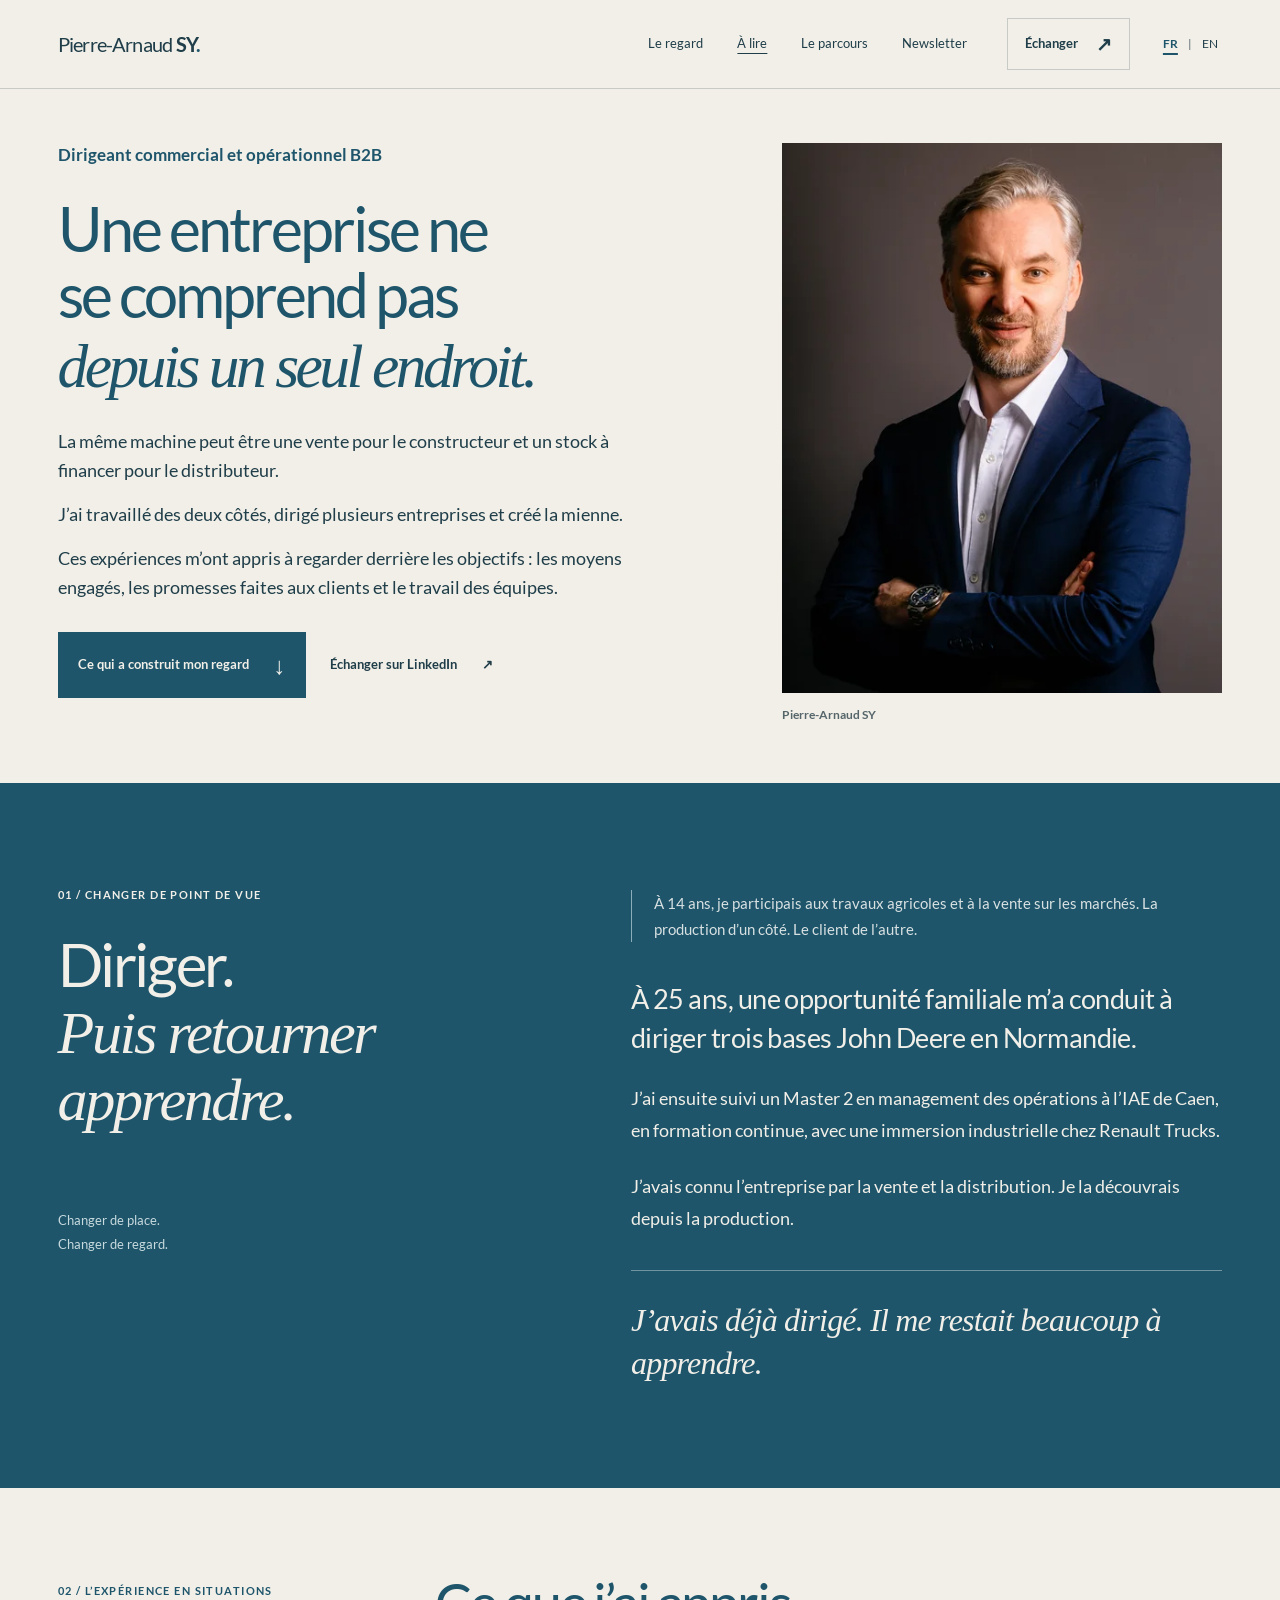
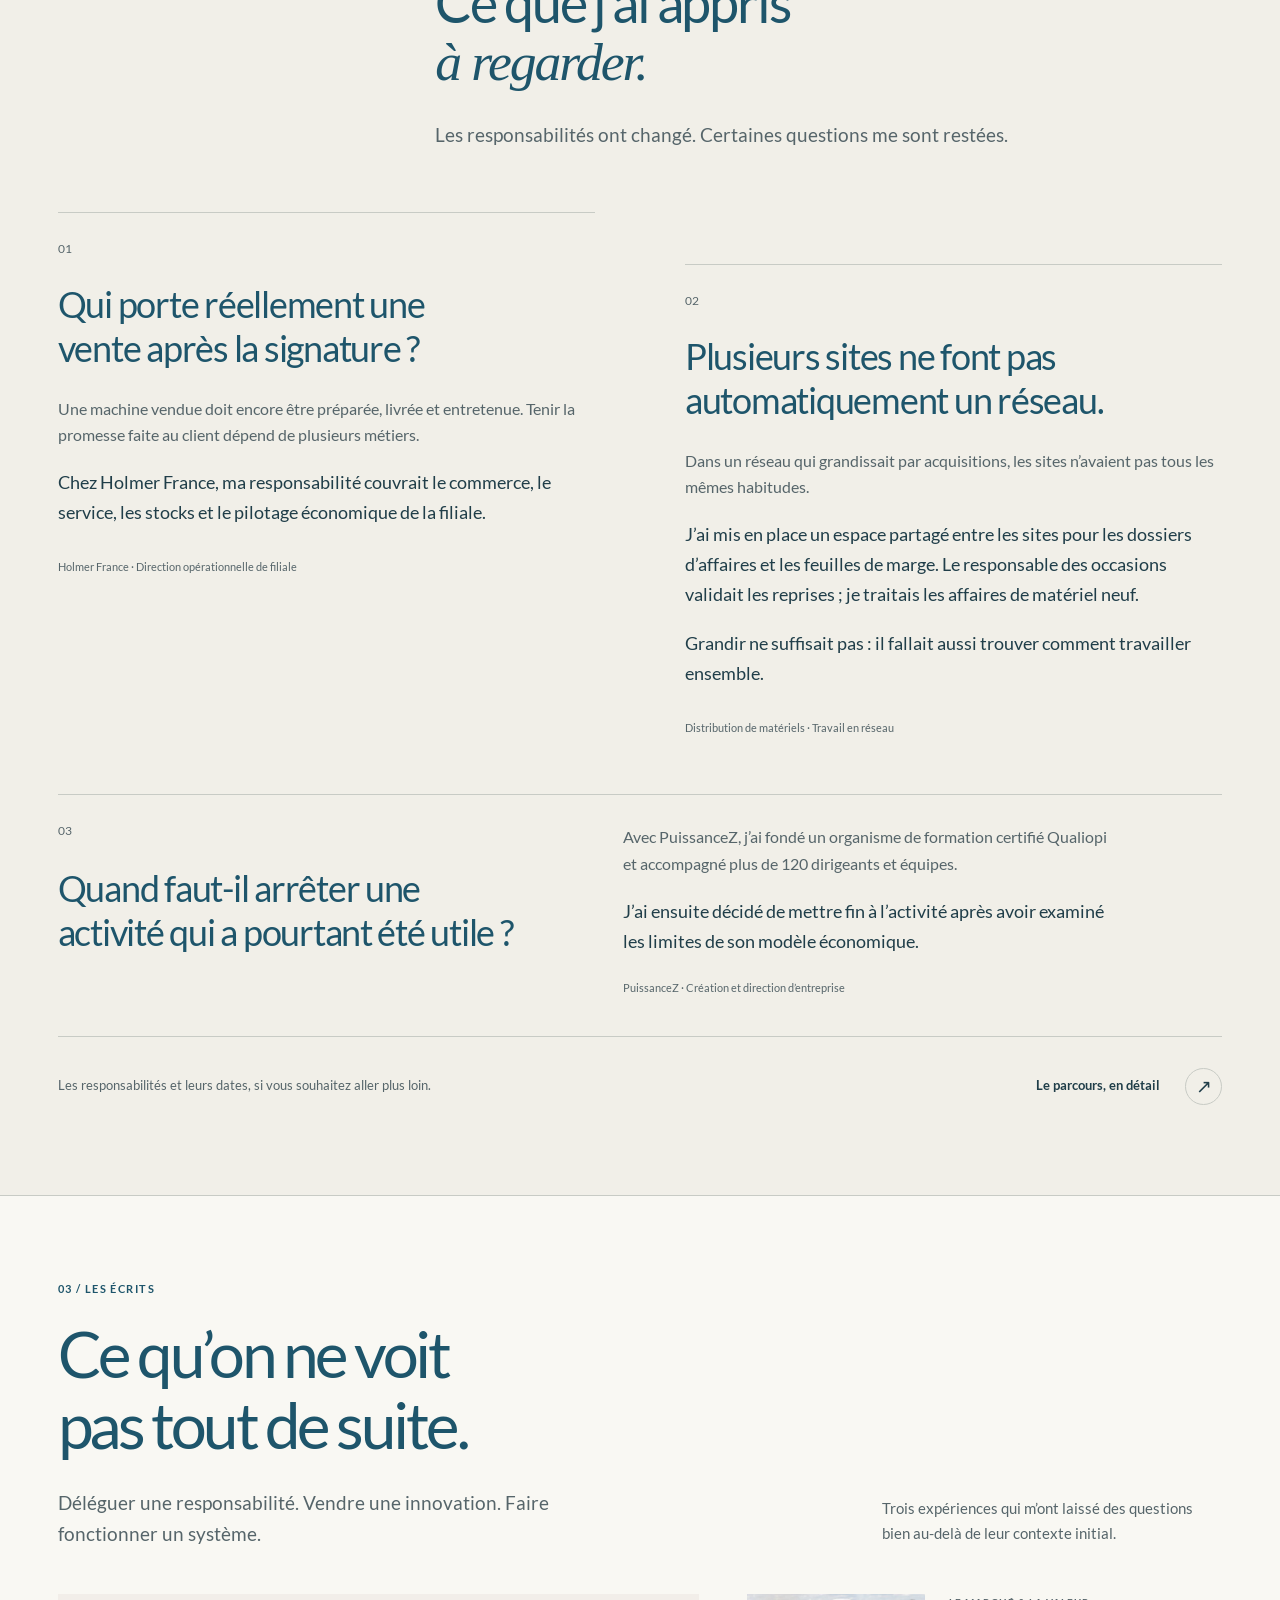
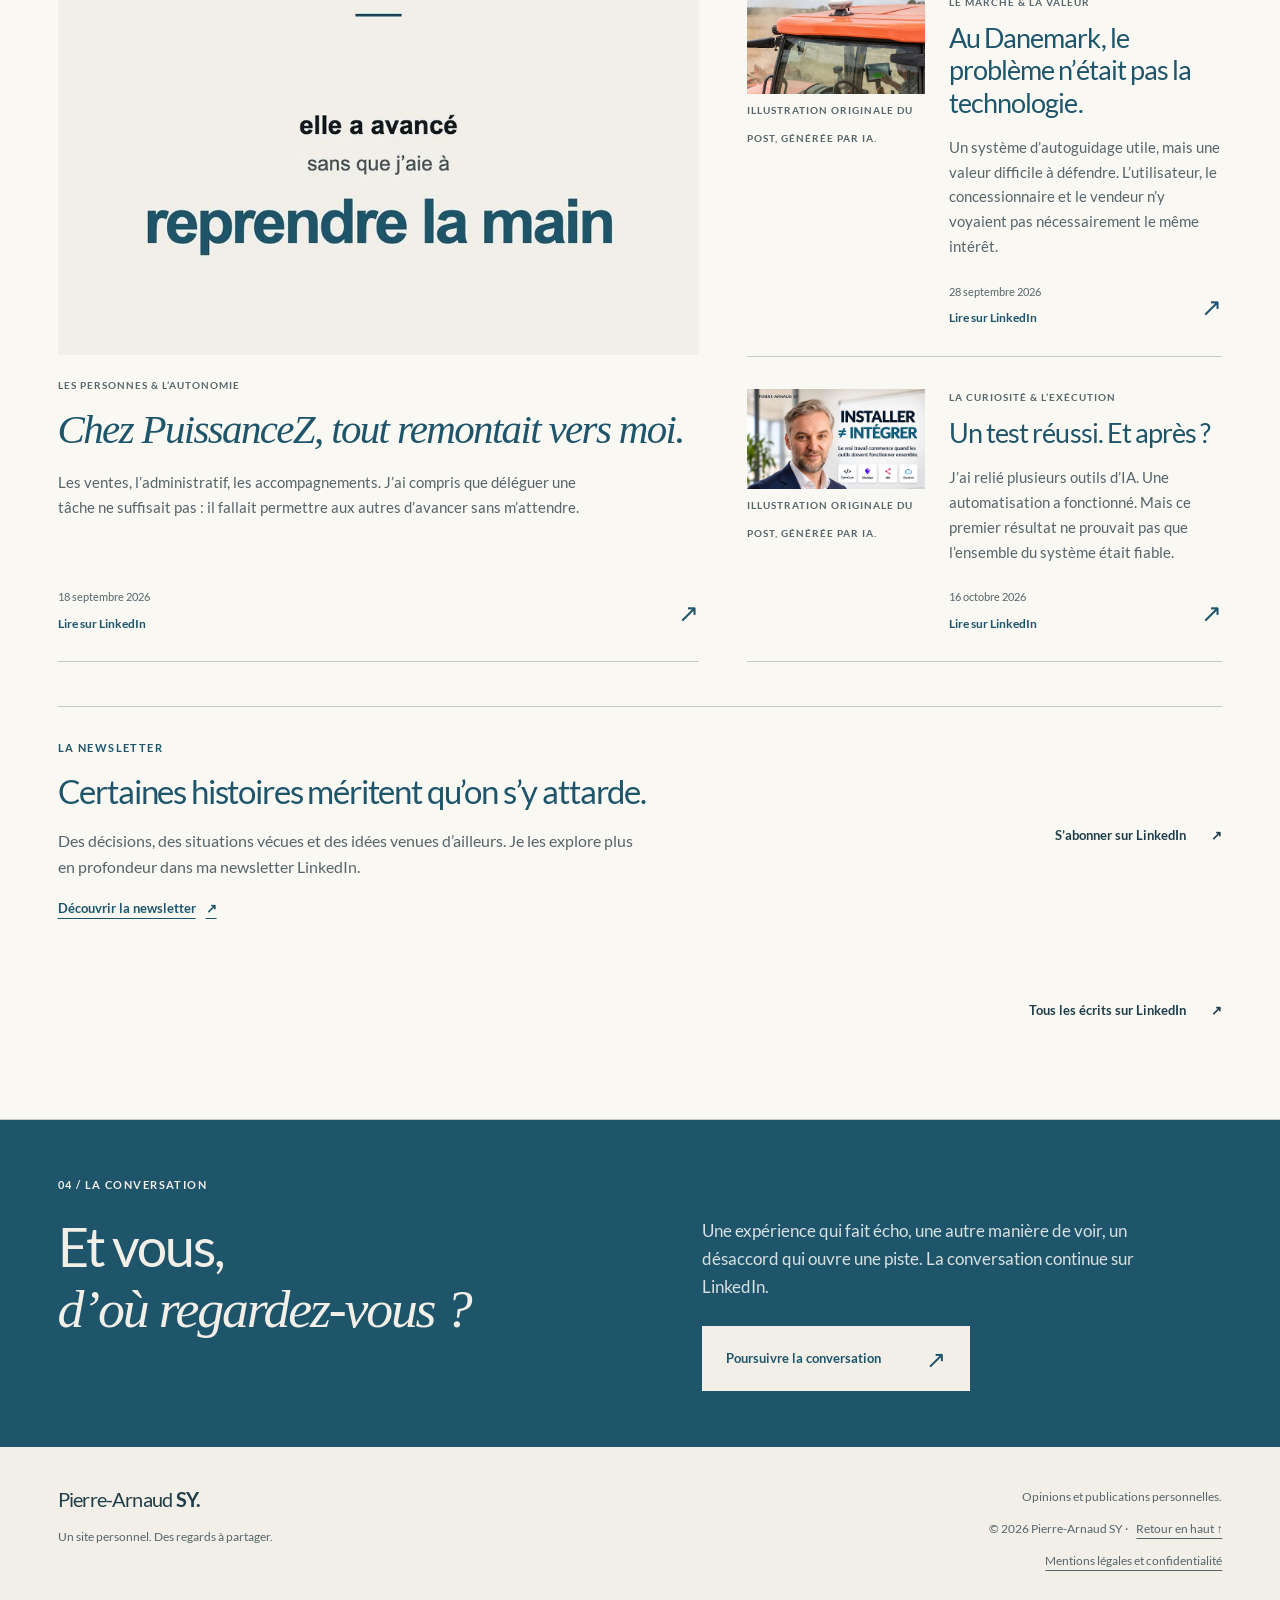
<file: index.html>
<!doctype html>
<html lang="fr">
<head>
  <meta charset="utf-8">
  <meta name="viewport" content="width=device-width, initial-scale=1">
  <meta name="theme-color" content="#F1EFE8">
  <meta name="description" content="Du distributeur au constructeur, du commerce à l’usine : les expériences et les écrits de Pierre-Arnaud SY, dirigeant B2B.">
  <meta name="robots" content="index, follow">
  <meta name="referrer" content="strict-origin-when-cross-origin">
  <title>Pierre-Arnaud SY</title>
  
    <link rel="canonical" href="https://piarsy.github.io/site-personnel/">
<meta property="og:url" content="https://piarsy.github.io/site-personnel/">
    <link rel="alternate" hreflang="fr" href="https://piarsy.github.io/site-personnel/">
    <link rel="alternate" hreflang="en" href="https://piarsy.github.io/site-personnel/en/">
    <link rel="alternate" hreflang="x-default" href="https://piarsy.github.io/site-personnel/">
    <meta property="og:type" content="profile">
    <meta property="og:locale" content="fr_FR">
    <meta property="og:locale:alternate" content="en_GB">
    <meta property="og:title" content="Pierre-Arnaud SY | Parcours, expériences et écrits">
    <meta property="og:description" content="Du distributeur au constructeur, du commerce à l’usine : les expériences et les écrits de Pierre-Arnaud SY, dirigeant B2B.">
    <meta property="og:image" content="https://piarsy.github.io/site-personnel/assets/social-card.png">
    <meta property="og:image:width" content="1200">
    <meta property="og:image:height" content="630">
    <meta property="og:image:alt" content="Portrait de Pierre-Arnaud SY. Une entreprise ne se comprend pas depuis un seul endroit.">
    <meta name="twitter:card" content="summary_large_image">
    <meta name="twitter:image" content="https://piarsy.github.io/site-personnel/assets/social-card.png">
  <link rel="icon" href="assets/favicon.svg" type="image/svg+xml">
  <link rel="preload" href="assets/fonts/lato-regular.woff2" as="font" type="font/woff2" crossorigin>
  <link rel="preload" href="assets/fonts/lato-bold.woff2" as="font" type="font/woff2" crossorigin>
  <link rel="stylesheet" href="styles.css">
  <script src="app.js" defer></script>
  <script type="application/ld+json">{"@context":"https://schema.org","@type":"ProfilePage","name":"Pierre-Arnaud SY | Là où ça se joue","inLanguage":"fr-FR","url":"https://piarsy.github.io/site-personnel/","mainEntity":{"@type":"Person","name":"Pierre-Arnaud SY","givenName":"Pierre-Arnaud","familyName":"SY","description":"Du distributeur au constructeur, du commerce à l’usine : les expériences et les écrits de Pierre-Arnaud SY, dirigeant B2B.","sameAs":["https://www.linkedin.com/in/pierrearnaudsy"],"@id":"https://piarsy.github.io/site-personnel/#person","url":"https://piarsy.github.io/site-personnel/"}}</script>
</head>
<body id="haut">
  <a class="skip-link" href="#contenu">Aller au contenu</a>
  <header class="site-header">
    <div class="wrap header-inner">
      <a href="#haut" class="wordmark" aria-label="Pierre-Arnaud SY, accueil">Pierre-Arnaud <strong>SY<span class="brand-dot">.</span></strong></a>
      <nav class="desktop-nav" aria-label="Navigation principale">
        <a href="#histoire">Le regard</a>
        <a href="#publications">À lire</a>
        <a href="parcours.html">Le parcours</a>
        <a href="newsletter.html">Newsletter</a>
      </nav>
      <a class="header-link" data-contact href="https://www.linkedin.com/in/pierrearnaudsy" target="_blank" rel="noopener noreferrer">Échanger <span aria-hidden="true">↗</span><span class="sr-only"> sur LinkedIn (nouvel onglet)</span></a>
      <nav class="language-switcher" aria-label="Langue du site"><span class="current-language" lang="fr" aria-current="page"><span aria-hidden="true">FR</span><span class="sr-only">Français, langue actuelle</span></span><span class="language-divider" aria-hidden="true">|</span><a href="en/" lang="en" hreflang="en" aria-label="EN, read this page in English">EN</a></nav>
      <details class="mobile-menu">
        <summary aria-label="Menu de navigation"><span class="menu-label">Menu</span><span aria-hidden="true">+</span></summary>
        <nav aria-label="Navigation mobile">
          <a href="#histoire">Le regard <span aria-hidden="true">↘</span></a>
          <a href="#publications">À lire <span aria-hidden="true">↘</span></a>
          <a href="parcours.html">Le parcours <span aria-hidden="true">↗</span></a>
          <a href="newsletter.html">Newsletter <span aria-hidden="true">↗</span></a>
          <a href="#conversation">La conversation <span aria-hidden="true">↘</span></a>
        </nav>
      </details>
    </div>
  </header>
  <main id="contenu" tabindex="-1">
    <section class="wrap hero option-c" aria-labelledby="hero-title">
      <div class="hero-copy">
        <p class="identity">Dirigeant commercial et opérationnel B2B</p>
        <h1 id="hero-title">Une entreprise ne se comprend pas <em>depuis un seul endroit.</em></h1>
        <div class="c-intro">
          <p>La même machine peut être une vente pour le constructeur et un stock à financer pour le distributeur.</p>
          <p>J’ai travaillé des deux côtés, dirigé plusieurs entreprises et créé la mienne.</p>
<p>Ces expériences m’ont appris à regarder derrière les objectifs : les moyens engagés, les promesses faites aux clients et le travail des équipes.</p>
        </div>
        <div class="hero-actions">
          <a href="#histoire" class="button button-primary">Ce qui a construit mon regard <span aria-hidden="true">↓</span></a>
          <a class="text-link hero-contact" data-contact href="https://www.linkedin.com/in/pierrearnaudsy" target="_blank" rel="noopener noreferrer">Échanger sur LinkedIn <span aria-hidden="true">↗</span><span class="sr-only"> (nouvel onglet)</span></a>
        </div>
      </div>
      <figure class="hero-portrait">
        <div class="portrait-frame">
          <img src="assets/portrait-800.webp" srcset="assets/portrait-480.webp 480w, assets/portrait-800.webp 800w" sizes="(max-width: 379px) 116px, (max-width: 719px) 148px, (max-width: 1000px) 40vw, 34vw" alt="Portrait de Pierre-Arnaud SY" width="800" height="1000" fetchpriority="high">
        </div>
        <figcaption><span>Pierre-Arnaud SY</span></figcaption>
      </figure>
    </section>

    <section class="story section" id="histoire" aria-labelledby="story-title">
      <div class="wrap story-layout">
        <div class="story-heading">
          <p class="eyebrow">01 / Changer de point de vue</p>
          <h2 id="story-title">Diriger. <em>Puis retourner apprendre.</em></h2>
          <span class="story-side-note" aria-hidden="true">Changer de place.<br>Changer de regard.</span>
        </div>
        <div class="story-content">
          <p class="story-prelude">À 14 ans, je participais aux travaux agricoles et à la vente sur les marchés. La production d’un côté. Le client de l’autre.</p>
          <p class="story-opening">À 25 ans, une opportunité familiale m’a conduit à diriger trois bases John Deere en Normandie.</p>
          <p>J’ai ensuite suivi un Master 2 en management des opérations à l’IAE de Caen, en formation continue, avec une immersion industrielle chez Renault Trucks.</p>
<p>J’avais connu l’entreprise par la vente et la distribution. Je la découvrais depuis la production.</p>
          <p class="story-closing">J’avais déjà dirigé. Il me restait beaucoup à apprendre.</p>
        </div>
      </div>
    </section>

    <section class="section wrap situations" id="regard" aria-labelledby="situations-title">
      <div class="section-grid">
        <p class="eyebrow">02 / L’expérience en situations</p>
        <div><h2 id="situations-title">Ce que j’ai appris <em>à regarder.</em></h2><p class="lead">Les responsabilités ont changé. Certaines questions me sont restées.</p></div>
      </div>
      <div class="situation-grid">
    <article class="situation" id="vente">
      <span class="situation-number" aria-hidden="true">01</span>
      <h3>Qui porte réellement une vente après la signature ?</h3>
      <div class="situation-copy"><p>Une machine vendue doit encore être préparée, livrée et entretenue. Tenir la promesse faite au client dépend de plusieurs métiers.</p>
<p>Chez Holmer France, ma responsabilité couvrait le commerce, le service, les stocks et le pilotage économique de la filiale.</p></div>
      <p class="situation-context">Holmer France · Direction opérationnelle de filiale</p>
    </article>

    <article class="situation" id="reseau">
      <span class="situation-number" aria-hidden="true">02</span>
      <h3>Plusieurs sites ne font pas automatiquement un réseau.</h3>
      <div class="situation-copy"><p>Dans un réseau qui grandissait par acquisitions, les sites n’avaient pas tous les mêmes habitudes.</p>
<p>J’ai mis en place un espace partagé entre les sites pour les dossiers d’affaires et les feuilles de marge. Le responsable des occasions validait les reprises ; je traitais les affaires de matériel neuf.</p>
<p>Grandir ne suffisait pas : il fallait aussi trouver comment travailler ensemble.</p></div>
      <p class="situation-context">Distribution de matériels · Travail en réseau</p>
    </article>

    <article class="situation" id="entreprendre">
      <span class="situation-number" aria-hidden="true">03</span>
      <h3>Quand faut-il arrêter une activité qui a pourtant été utile ?</h3>
      <div class="situation-copy"><p>Avec PuissanceZ, j’ai fondé un organisme de formation certifié Qualiopi et accompagné plus de 120 dirigeants et équipes.</p>
<p>J’ai ensuite décidé de mettre fin à l’activité après avoir examiné les limites de son modèle économique.</p></div>
      <p class="situation-context">PuissanceZ · Création et direction d’entreprise</p>
    </article></div>
      <div class="career-invitation">
        <p>Les responsabilités et leurs dates, si vous souhaitez aller plus loin.</p>
        <a class="text-link" href="parcours.html">Le parcours, en détail <span class="round-arrow" aria-hidden="true">↗</span></a>
      </div>
    </section>

    
    <section class="publications section" id="publications" aria-labelledby="publications-title">
      <div class="wrap">
        <div class="editorial-head">
          <div><p class="eyebrow">03 / Les écrits</p><h2 id="publications-title">Ce qu’on ne voit pas tout de suite.</h2><p class="lead">Déléguer une responsabilité. Vendre une innovation. Faire fonctionner un système.</p></div>
          <p class="editorial-description">Trois expériences qui m’ont laissé des questions bien au-delà de leur contexte initial.</p>
        </div>
        <div class="publication-list">
    <a class="publication" data-featured href="https://fr.linkedin.com/posts/pierrearnaudsy_chez-puissancez-tout-remontait-vers-moi-activity-7506699038717722624-gC3X" target="_blank" rel="noopener noreferrer">
      <span class="publication-visual"><span class="publication-media"><img class="publication-image" src="assets/publications/autonomie-960.webp" srcset="assets/publications/autonomie-480.webp 480w, assets/publications/autonomie-960.webp 960w" sizes="(max-width: 719px) 90vw, (max-width: 1000px) 42vw, 51vw" width="960" height="540" alt="Visuel typographique original du post : « elle a avancé sans que j’aie à reprendre la main »." loading="lazy" decoding="async"></span></span>
      <div class="publication-body">
        <span class="publication-category">Les personnes &amp; l’autonomie</span>
        <h3>Chez PuissanceZ, tout remontait vers moi.</h3>
        <p class="publication-excerpt">Les ventes, l’administratif, les accompagnements. J’ai compris que déléguer une tâche ne suffisait pas : il fallait permettre aux autres d’avancer sans m’attendre.</p>
        <span class="publication-foot"><span><time datetime="2026-09-18">18 septembre 2026</time><strong>Lire sur LinkedIn<span class="sr-only"> (nouvel onglet)</span></strong></span><span aria-hidden="true">↗</span></span>
      </div>
    </a>

    <a class="publication" href="https://fr.linkedin.com/posts/pierrearnaudsy_au-danemark-le-frein-%C3%A0-lautoguidage-n%C3%A9tait-activity-7510262586479763456-T_sE" target="_blank" rel="noopener noreferrer">
      <span class="publication-visual"><span class="publication-media"><img class="publication-image" src="assets/publications/danemark-960.webp" srcset="assets/publications/danemark-480.webp 480w, assets/publications/danemark-960.webp 960w" sizes="(max-width: 719px) 90vw, (max-width: 1000px) 42vw, 16vw" width="960" height="540" alt="Illustration originale du post, générée par IA : un système de guidage sur un tracteur et un écran en cabine." loading="lazy" decoding="async"></span><span class="publication-category">Illustration originale du post, générée par IA.</span></span>
      <div class="publication-body">
        <span class="publication-category">Le marché &amp; la valeur</span>
        <h3>Au Danemark, le problème n’était pas la technologie.</h3>
        <p class="publication-excerpt">Un système d’autoguidage utile, mais une valeur difficile à défendre. L’utilisateur, le concessionnaire et le vendeur n’y voyaient pas nécessairement le même intérêt.</p>
        <span class="publication-foot"><span><time datetime="2026-09-28">28 septembre 2026</time><strong>Lire sur LinkedIn<span class="sr-only"> (nouvel onglet)</span></strong></span><span aria-hidden="true">↗</span></span>
      </div>
    </a>

    <a class="publication" href="https://fr.linkedin.com/posts/pierrearnaudsy_installer-les-outils-%C3%A9tait-la-partie-facile-activity-7516788787461398528-u95-" target="_blank" rel="noopener noreferrer">
      <span class="publication-visual"><span class="publication-media"><img class="publication-image" src="assets/publications/systeme-960.webp" srcset="assets/publications/systeme-480.webp 480w, assets/publications/systeme-960.webp 960w" sizes="(max-width: 719px) 90vw, (max-width: 1000px) 42vw, 16vw" width="960" height="540" alt="Illustration originale du post, générée par IA : un portrait illustré de Pierre-Arnaud, des outils numériques et le message « Installer ≠ intégrer »." loading="lazy" decoding="async"></span><span class="publication-category">Illustration originale du post, générée par IA.</span></span>
      <div class="publication-body">
        <span class="publication-category">La curiosité &amp; l’exécution</span>
        <h3>Un test réussi. Et après ?</h3>
        <p class="publication-excerpt">J’ai relié plusieurs outils d’IA. Une automatisation a fonctionné. Mais ce premier résultat ne prouvait pas que l’ensemble du système était fiable.</p>
        <span class="publication-foot"><span><time datetime="2026-10-16">16 octobre 2026</time><strong>Lire sur LinkedIn<span class="sr-only"> (nouvel onglet)</span></strong></span><span aria-hidden="true">↗</span></span>
      </div>
    </a></div>
        
        <aside class="newsletter-invitation" aria-labelledby="newsletter-title">
          <div class="newsletter-copy">
            <p class="eyebrow">LA NEWSLETTER</p>
            <h3 id="newsletter-title">Certaines histoires méritent qu’on s’y attarde.</h3>
            <p class="newsletter-description">Des décisions, des situations vécues et des idées venues d’ailleurs. Je les explore plus en profondeur dans ma newsletter LinkedIn.</p>
            <a class="text-link newsletter-discovery" href="newsletter.html">Découvrir la newsletter <span aria-hidden="true">↗</span></a>
          </div>
          <div class="newsletter-action">
            <a class="text-link" href="https://www.linkedin.com/build-relation/newsletter-follow?entityUrn=6922158178088452097" target="_blank" rel="noopener noreferrer">S’abonner sur LinkedIn <span aria-hidden="true">↗</span><span class="sr-only"> (nouvel onglet)</span></a>
            
          </div>
        </aside>
        <div class="all-publications"><a class="text-link" href="https://www.linkedin.com/in/pierrearnaudsy/recent-activity/all/" target="_blank" rel="noopener noreferrer">Tous les écrits sur LinkedIn <span aria-hidden="true">↗</span><span class="sr-only"> (nouvel onglet)</span></a></div>
      </div>
    </section>

    <section class="conversation" id="conversation" aria-labelledby="contact-title">
      <div class="wrap contact-inner">
        <p class="eyebrow">04 / La conversation</p>
        <h2 id="contact-title">Et vous, <em>d’où regardez-vous ?</em></h2>
        <p>Une expérience qui fait écho, une autre manière de voir, un désaccord qui ouvre une piste. La conversation continue sur LinkedIn.</p>
        <a class="button" data-contact href="https://www.linkedin.com/in/pierrearnaudsy" target="_blank" rel="noopener noreferrer">Poursuivre la conversation <span aria-hidden="true">↗</span><span class="sr-only"> sur LinkedIn (nouvel onglet)</span></a>
      </div>
    </section>
  </main>
  <footer class="wrap site-footer">
    <div><a href="#haut" class="wordmark">Pierre-Arnaud <strong>SY.</strong></a><p>Un site personnel. Des regards à partager.</p></div>
    <div class="footer-meta"><p>Opinions et publications personnelles.</p><p>© 2026 Pierre-Arnaud SY <span aria-hidden="true">·</span> <a href="#haut">Retour en haut ↑</a></p><p><a href="mentions-legales.html">Mentions légales et confidentialité</a></p></div>
  </footer>
</body>
</html>
</file>
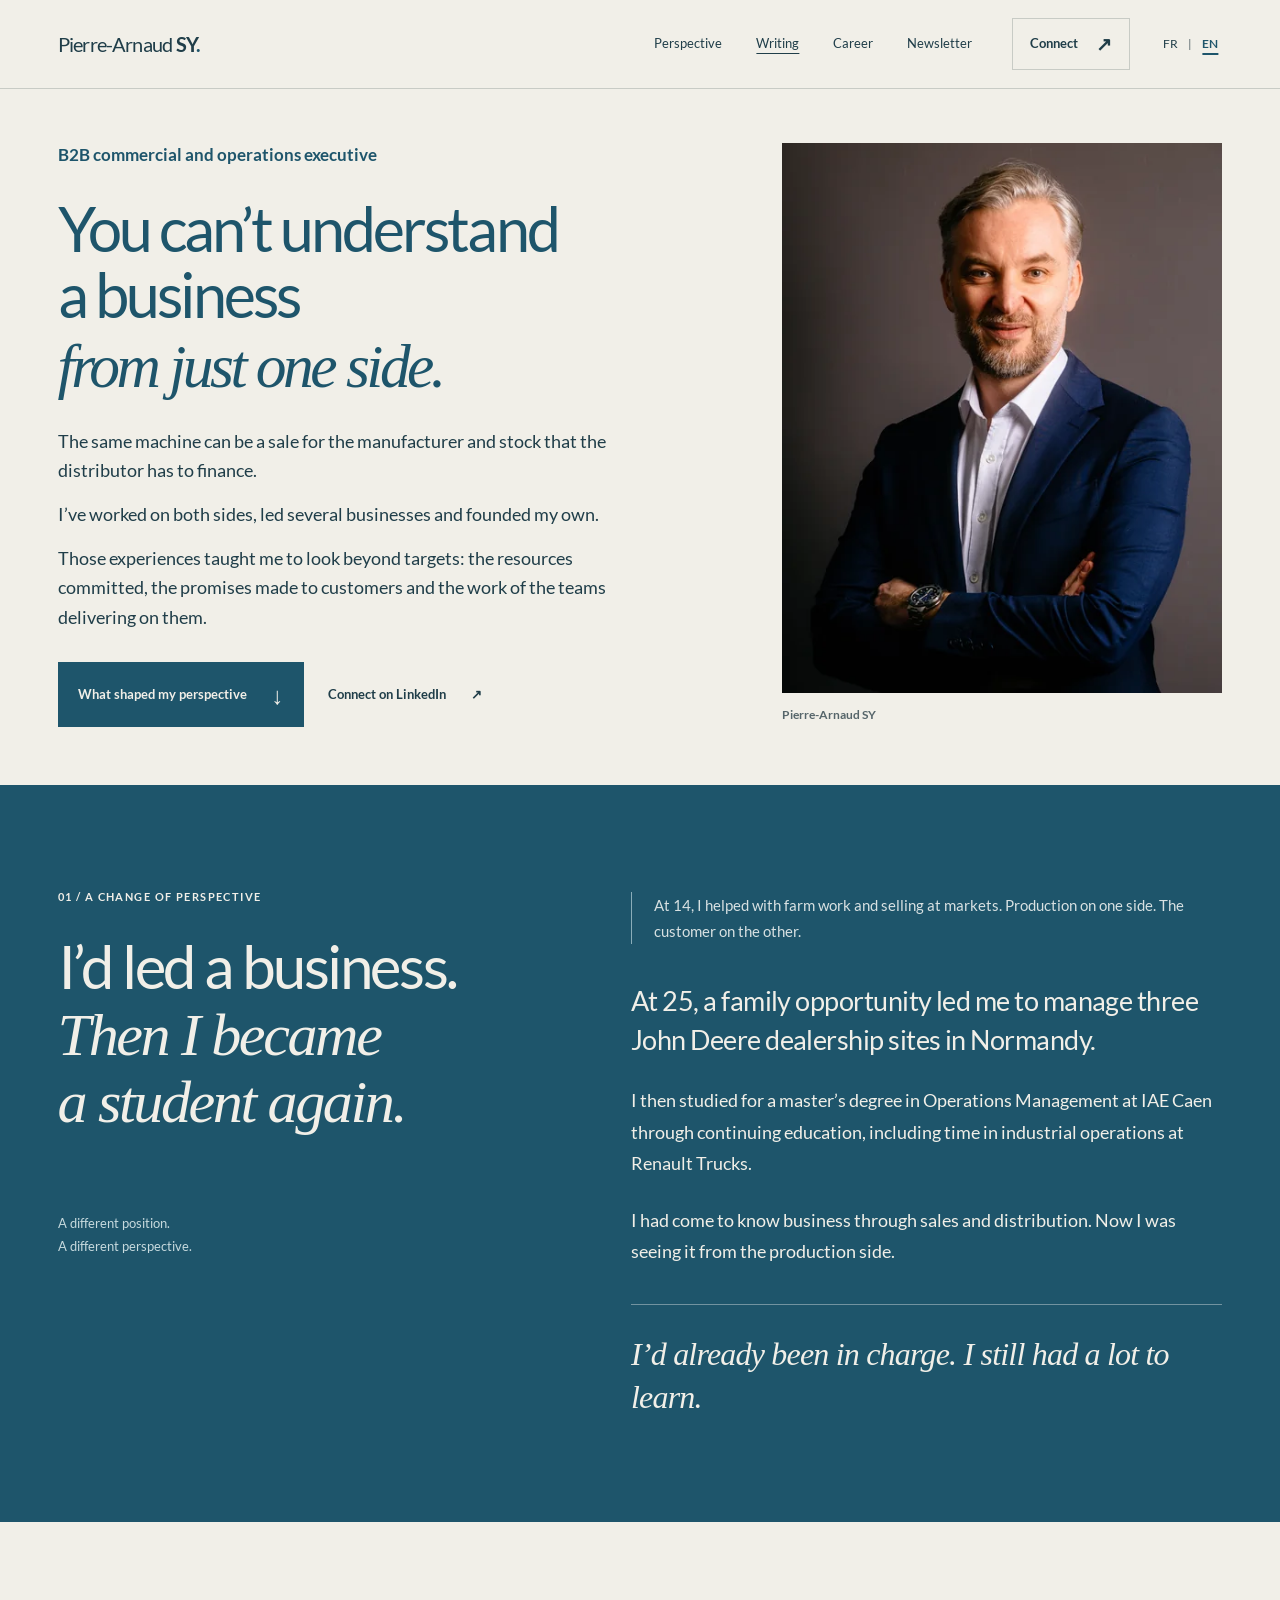
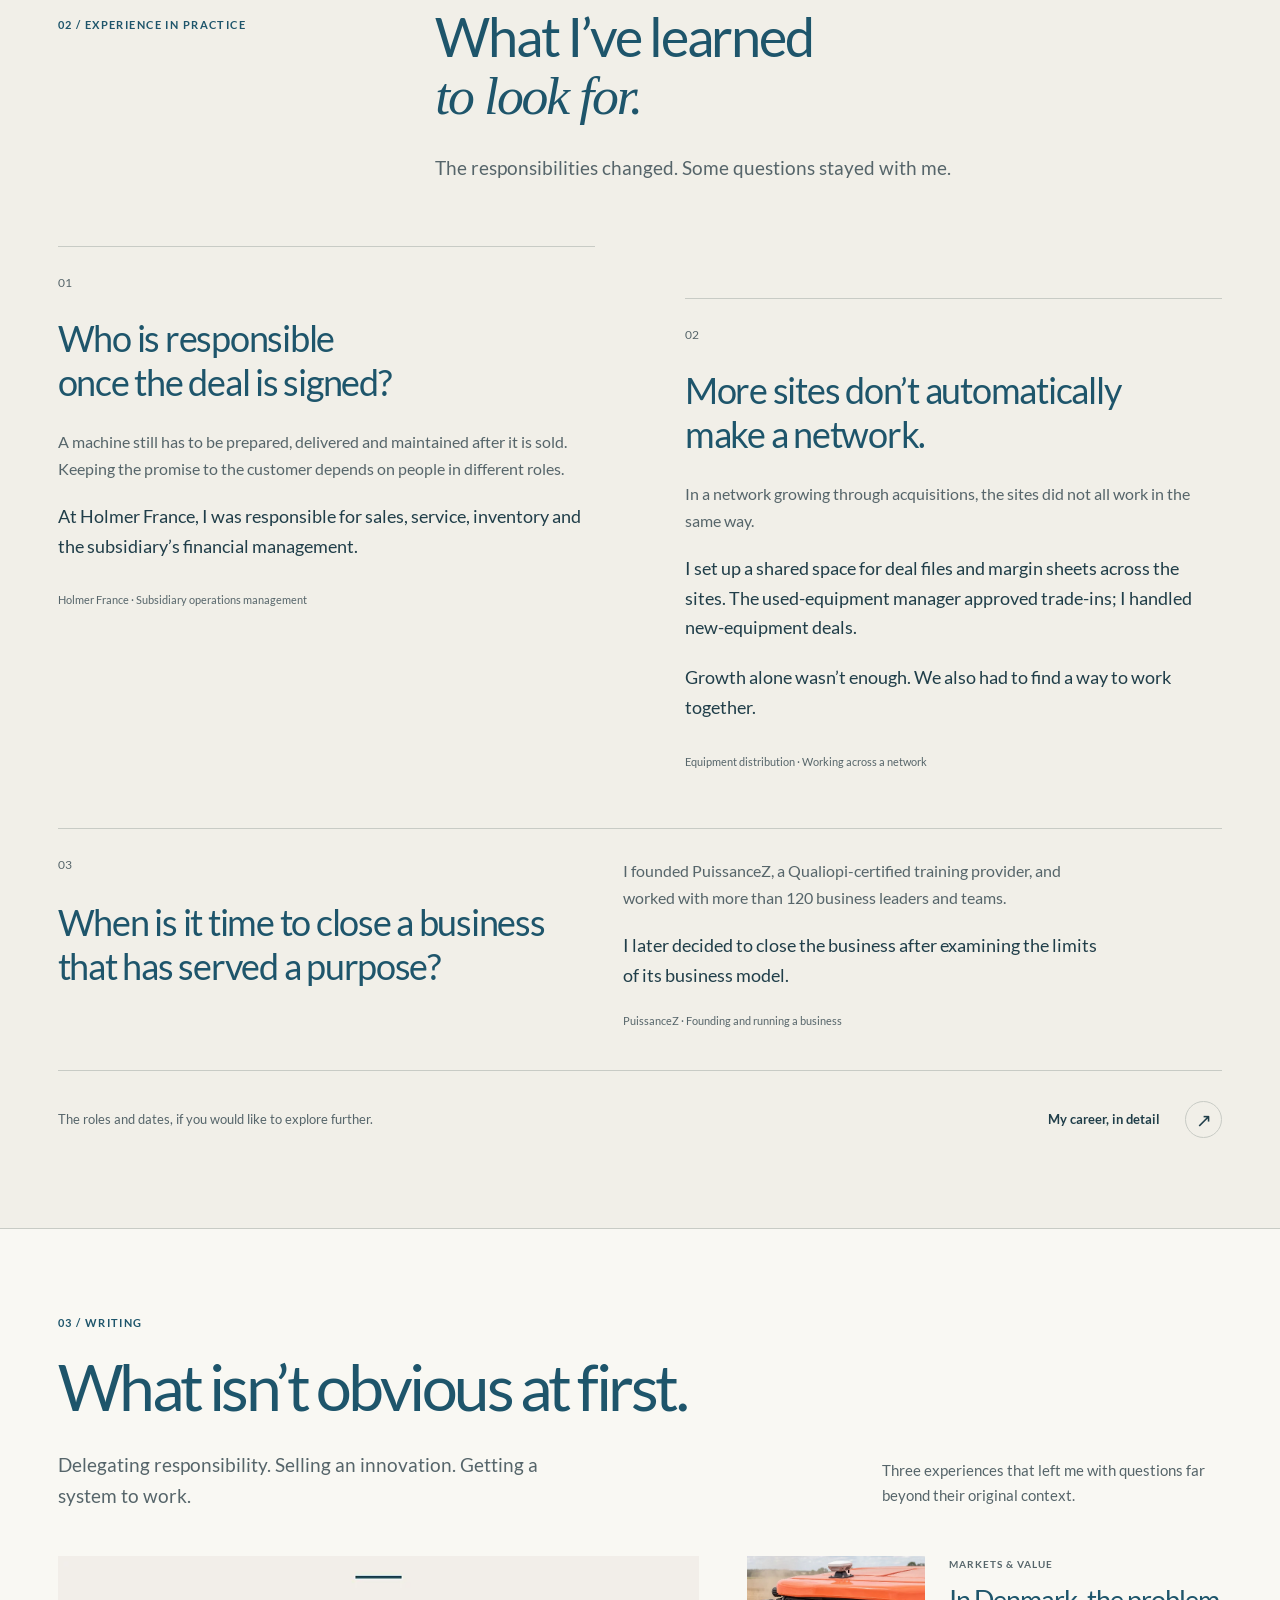
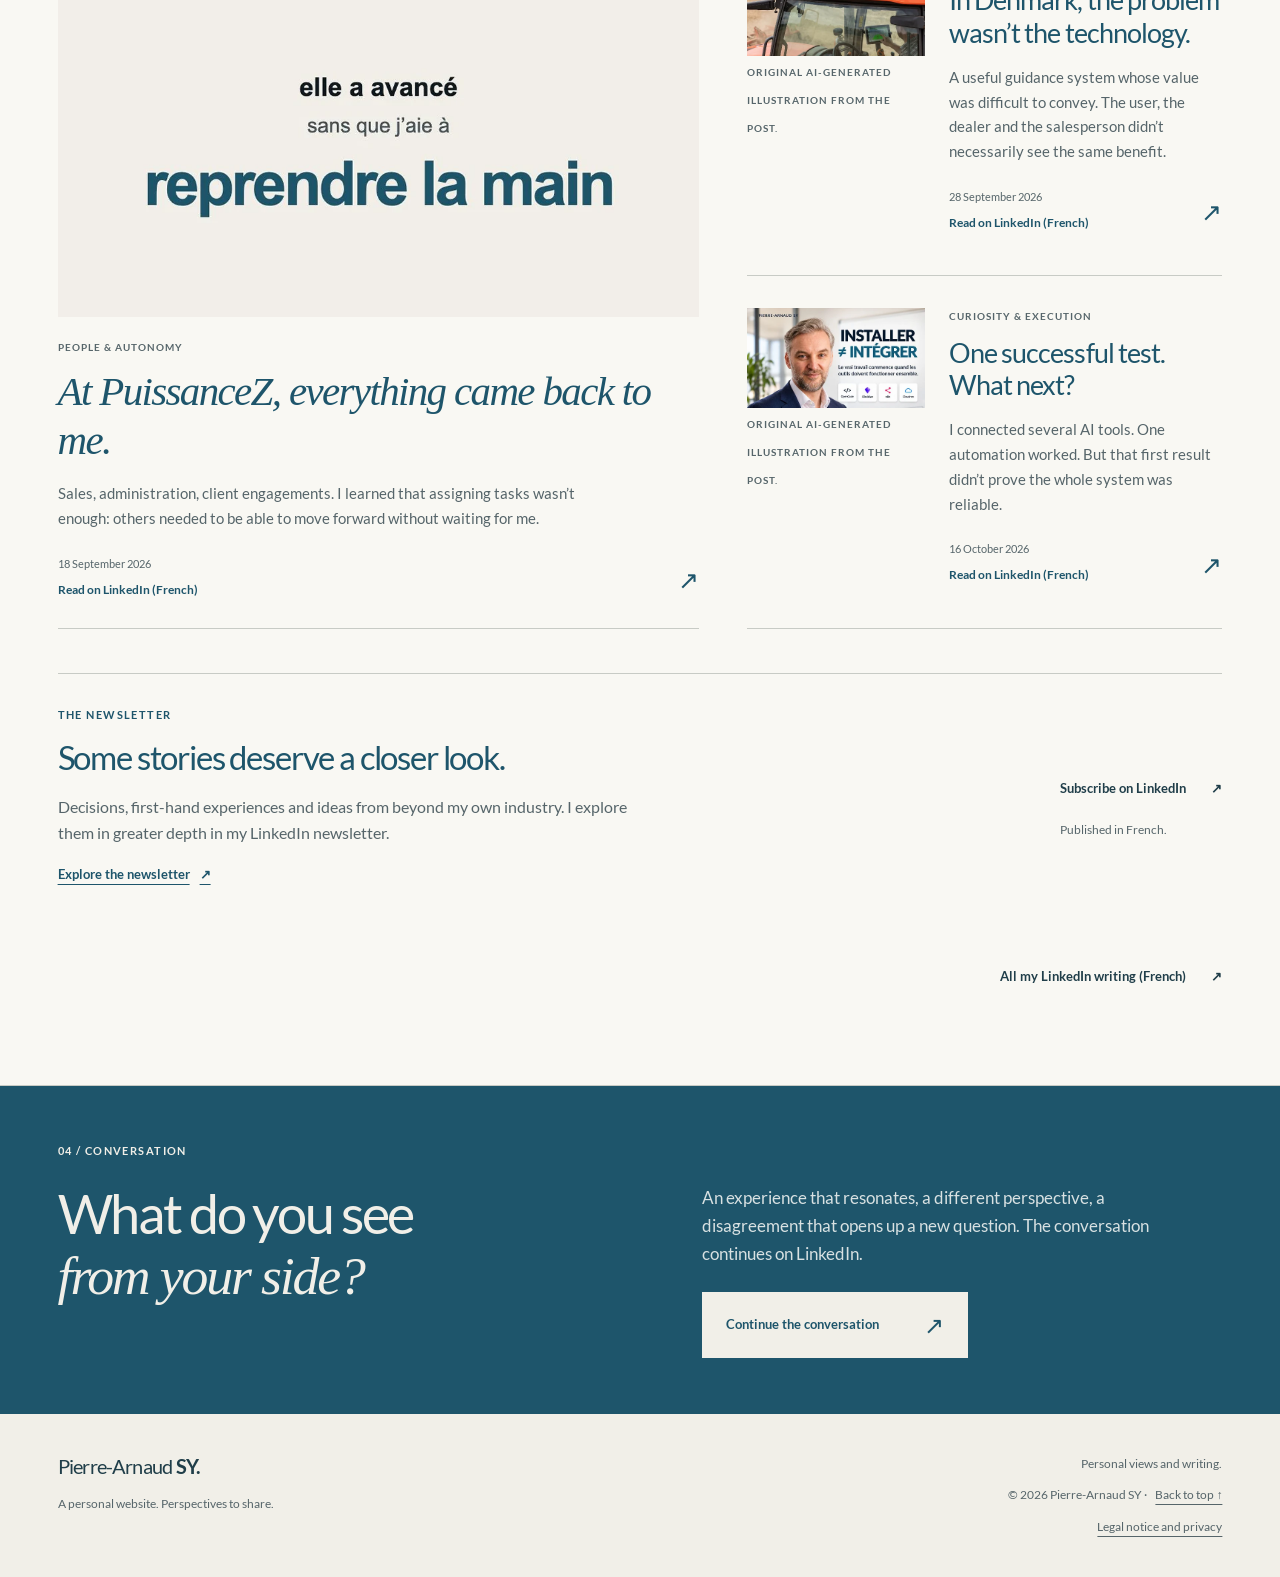
<file: en/index.html>
<!doctype html>
<html lang="en">
<head>
  <meta charset="utf-8">
  <meta name="viewport" content="width=device-width, initial-scale=1">
  <meta name="theme-color" content="#F1EFE8">
  <meta name="description" content="From equipment distribution to manufacturing, from sales to the factory floor: the experience and writing of Pierre-Arnaud SY, a B2B commercial and operations executive.">
  <meta name="robots" content="index, follow">
  <meta name="referrer" content="strict-origin-when-cross-origin">
  <title>Pierre-Arnaud SY</title>
  
    <link rel="canonical" href="https://piarsy.github.io/site-personnel/en/">
<meta property="og:url" content="https://piarsy.github.io/site-personnel/en/">
    <link rel="alternate" hreflang="fr" href="https://piarsy.github.io/site-personnel/">
    <link rel="alternate" hreflang="en" href="https://piarsy.github.io/site-personnel/en/">
    <link rel="alternate" hreflang="x-default" href="https://piarsy.github.io/site-personnel/">
    <meta property="og:type" content="profile">
    <meta property="og:locale" content="en_GB">
    <meta property="og:locale:alternate" content="fr_FR">
    <meta property="og:title" content="Pierre-Arnaud SY | Career, experience and writing">
    <meta property="og:description" content="From equipment distribution to manufacturing, from sales to the factory floor: the experience and writing of Pierre-Arnaud SY, a B2B commercial and operations executive.">
    <meta property="og:image" content="https://piarsy.github.io/site-personnel/assets/social-card-en.png">
    <meta property="og:image:width" content="1200">
    <meta property="og:image:height" content="630">
    <meta property="og:image:alt" content="Portrait of Pierre-Arnaud SY. You can’t understand a business from just one side.">
    <meta name="twitter:card" content="summary_large_image">
    <meta name="twitter:image" content="https://piarsy.github.io/site-personnel/assets/social-card-en.png">
  <link rel="icon" href="../assets/favicon.svg" type="image/svg+xml">
  <link rel="preload" href="../assets/fonts/lato-regular.woff2" as="font" type="font/woff2" crossorigin>
  <link rel="preload" href="../assets/fonts/lato-bold.woff2" as="font" type="font/woff2" crossorigin>
  <link rel="stylesheet" href="../styles.css">
  <script src="../app.js" defer></script>
  <script type="application/ld+json">{"@context":"https://schema.org","@type":"ProfilePage","name":"Pierre-Arnaud SY | Where things take shape","inLanguage":"en-GB","url":"https://piarsy.github.io/site-personnel/en/","mainEntity":{"@type":"Person","name":"Pierre-Arnaud SY","givenName":"Pierre-Arnaud","familyName":"SY","description":"From equipment distribution to manufacturing, from sales to the factory floor: the experience and writing of Pierre-Arnaud SY, a B2B commercial and operations executive.","sameAs":["https://www.linkedin.com/in/pierrearnaudsy"],"@id":"https://piarsy.github.io/site-personnel/#person","url":"https://piarsy.github.io/site-personnel/"}}</script>
</head>
<body id="haut">
  <a class="skip-link" href="#contenu">Skip to content</a>
  <header class="site-header">
    <div class="wrap header-inner">
      <a href="#haut" class="wordmark" aria-label="Pierre-Arnaud SY, home">Pierre-Arnaud <strong>SY<span class="brand-dot">.</span></strong></a>
      <nav class="desktop-nav" aria-label="Main navigation">
        <a href="#histoire">Perspective</a>
        <a href="#publications">Writing</a>
        <a href="career.html">Career</a>
        <a href="newsletter.html">Newsletter</a>
      </nav>
      <a class="header-link" data-contact href="https://www.linkedin.com/in/pierrearnaudsy" target="_blank" rel="noopener noreferrer">Connect <span aria-hidden="true">↗</span><span class="sr-only"> on LinkedIn (opens in a new tab)</span></a>
      <nav class="language-switcher" aria-label="Site language"><a href="../" lang="fr" hreflang="fr" aria-label="FR, lire cette page en français">FR</a><span class="language-divider" aria-hidden="true">|</span><span class="current-language" lang="en" aria-current="page"><span aria-hidden="true">EN</span><span class="sr-only">English, current language</span></span></nav>
      <details class="mobile-menu">
        <summary aria-label="Navigation menu"><span class="menu-label">Menu</span><span aria-hidden="true">+</span></summary>
        <nav aria-label="Mobile navigation">
          <a href="#histoire">Perspective <span aria-hidden="true">↘</span></a>
          <a href="#publications">Writing <span aria-hidden="true">↘</span></a>
          <a href="career.html">Career <span aria-hidden="true">↗</span></a>
          <a href="newsletter.html">Newsletter <span aria-hidden="true">↗</span></a>
          <a href="#conversation">The conversation <span aria-hidden="true">↘</span></a>
        </nav>
      </details>
    </div>
  </header>
  <main id="contenu" tabindex="-1">
    <section class="wrap hero option-c" aria-labelledby="hero-title">
      <div class="hero-copy">
        <p class="identity">B2B commercial and operations executive</p>
        <h1 id="hero-title">You can’t understand a business <em>from just one side.</em></h1>
        <div class="c-intro">
          <p>The same machine can be a sale for the manufacturer and stock that the distributor has to finance.</p>
          <p>I’ve worked on both sides, led several businesses and founded my own.</p>
<p>Those experiences taught me to look beyond targets: the resources committed, the promises made to customers and the work of the teams delivering on them.</p>
        </div>
        <div class="hero-actions">
          <a href="#histoire" class="button button-primary">What shaped my perspective <span aria-hidden="true">↓</span></a>
          <a class="text-link hero-contact" data-contact href="https://www.linkedin.com/in/pierrearnaudsy" target="_blank" rel="noopener noreferrer">Connect on LinkedIn <span aria-hidden="true">↗</span><span class="sr-only"> (opens in a new tab)</span></a>
        </div>
      </div>
      <figure class="hero-portrait">
        <div class="portrait-frame">
          <img src="../assets/portrait-800.webp" srcset="../assets/portrait-480.webp 480w, ../assets/portrait-800.webp 800w" sizes="(max-width: 379px) 116px, (max-width: 719px) 148px, (max-width: 1000px) 40vw, 34vw" alt="Portrait of Pierre-Arnaud SY" width="800" height="1000" fetchpriority="high">
        </div>
        <figcaption><span>Pierre-Arnaud SY</span></figcaption>
      </figure>
    </section>

    <section class="story section" id="histoire" aria-labelledby="story-title">
      <div class="wrap story-layout">
        <div class="story-heading">
          <p class="eyebrow">01 / A change of perspective</p>
          <h2 id="story-title">I’d led a business. <em>Then I became a student again.</em></h2>
          <span class="story-side-note" aria-hidden="true">A different position.<br>A different perspective.</span>
        </div>
        <div class="story-content">
          <p class="story-prelude">At 14, I helped with farm work and selling at markets. Production on one side. The customer on the other.</p>
          <p class="story-opening">At 25, a family opportunity led me to manage three John Deere dealership sites in Normandy.</p>
          <p>I then studied for a master’s degree in Operations Management at IAE Caen through continuing education, including time in industrial operations at Renault Trucks.</p>
<p>I had come to know business through sales and distribution. Now I was seeing it from the production side.</p>
          <p class="story-closing">I’d already been in charge. I still had a lot to learn.</p>
        </div>
      </div>
    </section>

    <section class="section wrap situations" id="regard" aria-labelledby="situations-title">
      <div class="section-grid">
        <p class="eyebrow">02 / Experience in practice</p>
        <div><h2 id="situations-title">What I’ve learned <em>to look for.</em></h2><p class="lead">The responsibilities changed. Some questions stayed with me.</p></div>
      </div>
      <div class="situation-grid">
    <article class="situation" id="vente">
      <span class="situation-number" aria-hidden="true">01</span>
      <h3>Who is responsible once the deal is signed?</h3>
      <div class="situation-copy"><p>A machine still has to be prepared, delivered and maintained after it is sold. Keeping the promise to the customer depends on people in different roles.</p>
<p>At Holmer France, I was responsible for sales, service, inventory and the subsidiary’s financial management.</p></div>
      <p class="situation-context">Holmer France · Subsidiary operations management</p>
    </article>

    <article class="situation" id="reseau">
      <span class="situation-number" aria-hidden="true">02</span>
      <h3>More sites don’t automatically make a network.</h3>
      <div class="situation-copy"><p>In a network growing through acquisitions, the sites did not all work in the same way.</p>
<p>I set up a shared space for deal files and margin sheets across the sites. The used-equipment manager approved trade-ins; I handled new-equipment deals.</p>
<p>Growth alone wasn’t enough. We also had to find a way to work together.</p></div>
      <p class="situation-context">Equipment distribution · Working across a network</p>
    </article>

    <article class="situation" id="entreprendre">
      <span class="situation-number" aria-hidden="true">03</span>
      <h3>When is it time to close a business that has served a purpose?</h3>
      <div class="situation-copy"><p>I founded PuissanceZ, a Qualiopi-certified training provider, and worked with more than 120 business leaders and teams.</p>
<p>I later decided to close the business after examining the limits of its business model.</p></div>
      <p class="situation-context">PuissanceZ · Founding and running a business</p>
    </article></div>
      <div class="career-invitation">
        <p>The roles and dates, if you would like to explore further.</p>
        <a class="text-link" href="career.html">My career, in detail <span class="round-arrow" aria-hidden="true">↗</span></a>
      </div>
    </section>

    
    <section class="publications section" id="publications" aria-labelledby="publications-title">
      <div class="wrap">
        <div class="editorial-head">
          <div><p class="eyebrow">03 / Writing</p><h2 id="publications-title">What isn’t obvious at first.</h2><p class="lead">Delegating responsibility. Selling an innovation. Getting a system to work.</p></div>
          <p class="editorial-description">Three experiences that left me with questions far beyond their original context.</p>
        </div>
        <div class="publication-list">
    <a class="publication" data-featured href="https://fr.linkedin.com/posts/pierrearnaudsy_chez-puissancez-tout-remontait-vers-moi-activity-7506699038717722624-gC3X" target="_blank" rel="noopener noreferrer">
      <span class="publication-visual"><span class="publication-media"><img class="publication-image" src="../assets/publications/autonomie-960.webp" srcset="../assets/publications/autonomie-480.webp 480w, ../assets/publications/autonomie-960.webp 960w" sizes="(max-width: 719px) 90vw, (max-width: 1000px) 42vw, 51vw" width="960" height="540" alt="Original French-language graphic about progressing without the founder stepping back in." loading="lazy" decoding="async"></span></span>
      <div class="publication-body">
        <span class="publication-category">People &amp; autonomy</span>
        <h3>At PuissanceZ, everything came back to me.</h3>
        <p class="publication-excerpt">Sales, administration, client engagements. I learned that assigning tasks wasn’t enough: others needed to be able to move forward without waiting for me.</p>
        <span class="publication-foot"><span><time datetime="2026-09-18">18 September 2026</time><strong>Read on LinkedIn (French)<span class="sr-only"> (opens in a new tab)</span></strong></span><span aria-hidden="true">↗</span></span>
      </div>
    </a>

    <a class="publication" href="https://fr.linkedin.com/posts/pierrearnaudsy_au-danemark-le-frein-%C3%A0-lautoguidage-n%C3%A9tait-activity-7510262586479763456-T_sE" target="_blank" rel="noopener noreferrer">
      <span class="publication-visual"><span class="publication-media"><img class="publication-image" src="../assets/publications/danemark-960.webp" srcset="../assets/publications/danemark-480.webp 480w, ../assets/publications/danemark-960.webp 960w" sizes="(max-width: 719px) 90vw, (max-width: 1000px) 42vw, 16vw" width="960" height="540" alt="Original AI-generated illustration from the post: a guidance system on a tractor and a screen inside the cab." loading="lazy" decoding="async"></span><span class="publication-category">Original AI-generated illustration from the post.</span></span>
      <div class="publication-body">
        <span class="publication-category">Markets &amp; value</span>
        <h3>In Denmark, the problem wasn’t the technology.</h3>
        <p class="publication-excerpt">A useful guidance system whose value was difficult to convey. The user, the dealer and the salesperson didn’t necessarily see the same benefit.</p>
        <span class="publication-foot"><span><time datetime="2026-09-28">28 September 2026</time><strong>Read on LinkedIn (French)<span class="sr-only"> (opens in a new tab)</span></strong></span><span aria-hidden="true">↗</span></span>
      </div>
    </a>

    <a class="publication" href="https://fr.linkedin.com/posts/pierrearnaudsy_installer-les-outils-%C3%A9tait-la-partie-facile-activity-7516788787461398528-u95-" target="_blank" rel="noopener noreferrer">
      <span class="publication-visual"><span class="publication-media"><img class="publication-image" src="../assets/publications/systeme-960.webp" srcset="../assets/publications/systeme-480.webp 480w, ../assets/publications/systeme-960.webp 960w" sizes="(max-width: 719px) 90vw, (max-width: 1000px) 42vw, 16vw" width="960" height="540" alt="Original AI-generated illustration from the post: an illustrated portrait of Pierre-Arnaud, digital tools and the French message “Installer ≠ intégrer”." loading="lazy" decoding="async"></span><span class="publication-category">Original AI-generated illustration from the post.</span></span>
      <div class="publication-body">
        <span class="publication-category">Curiosity &amp; execution</span>
        <h3>One successful test. What next?</h3>
        <p class="publication-excerpt">I connected several AI tools. One automation worked. But that first result didn’t prove the whole system was reliable.</p>
        <span class="publication-foot"><span><time datetime="2026-10-16">16 October 2026</time><strong>Read on LinkedIn (French)<span class="sr-only"> (opens in a new tab)</span></strong></span><span aria-hidden="true">↗</span></span>
      </div>
    </a></div>
        
        <aside class="newsletter-invitation" aria-labelledby="newsletter-title">
          <div class="newsletter-copy">
            <p class="eyebrow">THE NEWSLETTER</p>
            <h3 id="newsletter-title">Some stories deserve a closer look.</h3>
            <p class="newsletter-description">Decisions, first-hand experiences and ideas from beyond my own industry. I explore them in greater depth in my LinkedIn newsletter.</p>
            <a class="text-link newsletter-discovery" href="newsletter.html">Explore the newsletter <span aria-hidden="true">↗</span></a>
          </div>
          <div class="newsletter-action">
            <a class="text-link" href="https://www.linkedin.com/build-relation/newsletter-follow?entityUrn=6922158178088452097" target="_blank" rel="noopener noreferrer">Subscribe on LinkedIn <span aria-hidden="true">↗</span><span class="sr-only"> (opens in a new tab)</span></a>
            <p class="newsletter-language">Published in French.</p>
          </div>
        </aside>
        <div class="all-publications"><a class="text-link" href="https://www.linkedin.com/in/pierrearnaudsy/recent-activity/all/" target="_blank" rel="noopener noreferrer">All my LinkedIn writing (French) <span aria-hidden="true">↗</span><span class="sr-only"> (opens in a new tab)</span></a></div>
      </div>
    </section>

    <section class="conversation" id="conversation" aria-labelledby="contact-title">
      <div class="wrap contact-inner">
        <p class="eyebrow">04 / Conversation</p>
        <h2 id="contact-title">What do you see <em>from your side?</em></h2>
        <p>An experience that resonates, a different perspective, a disagreement that opens up a new question. The conversation continues on LinkedIn.</p>
        <a class="button" data-contact href="https://www.linkedin.com/in/pierrearnaudsy" target="_blank" rel="noopener noreferrer">Continue the conversation <span aria-hidden="true">↗</span><span class="sr-only"> on LinkedIn (opens in a new tab)</span></a>
      </div>
    </section>
  </main>
  <footer class="wrap site-footer">
    <div><a href="#haut" class="wordmark">Pierre-Arnaud <strong>SY.</strong></a><p>A personal website. Perspectives to share.</p></div>
    <div class="footer-meta"><p>Personal views and writing.</p><p>© 2026 Pierre-Arnaud SY <span aria-hidden="true">·</span> <a href="#haut">Back to top ↑</a></p><p><a href="legal.html">Legal notice and privacy</a></p></div>
  </footer>
</body>
</html>
</file>
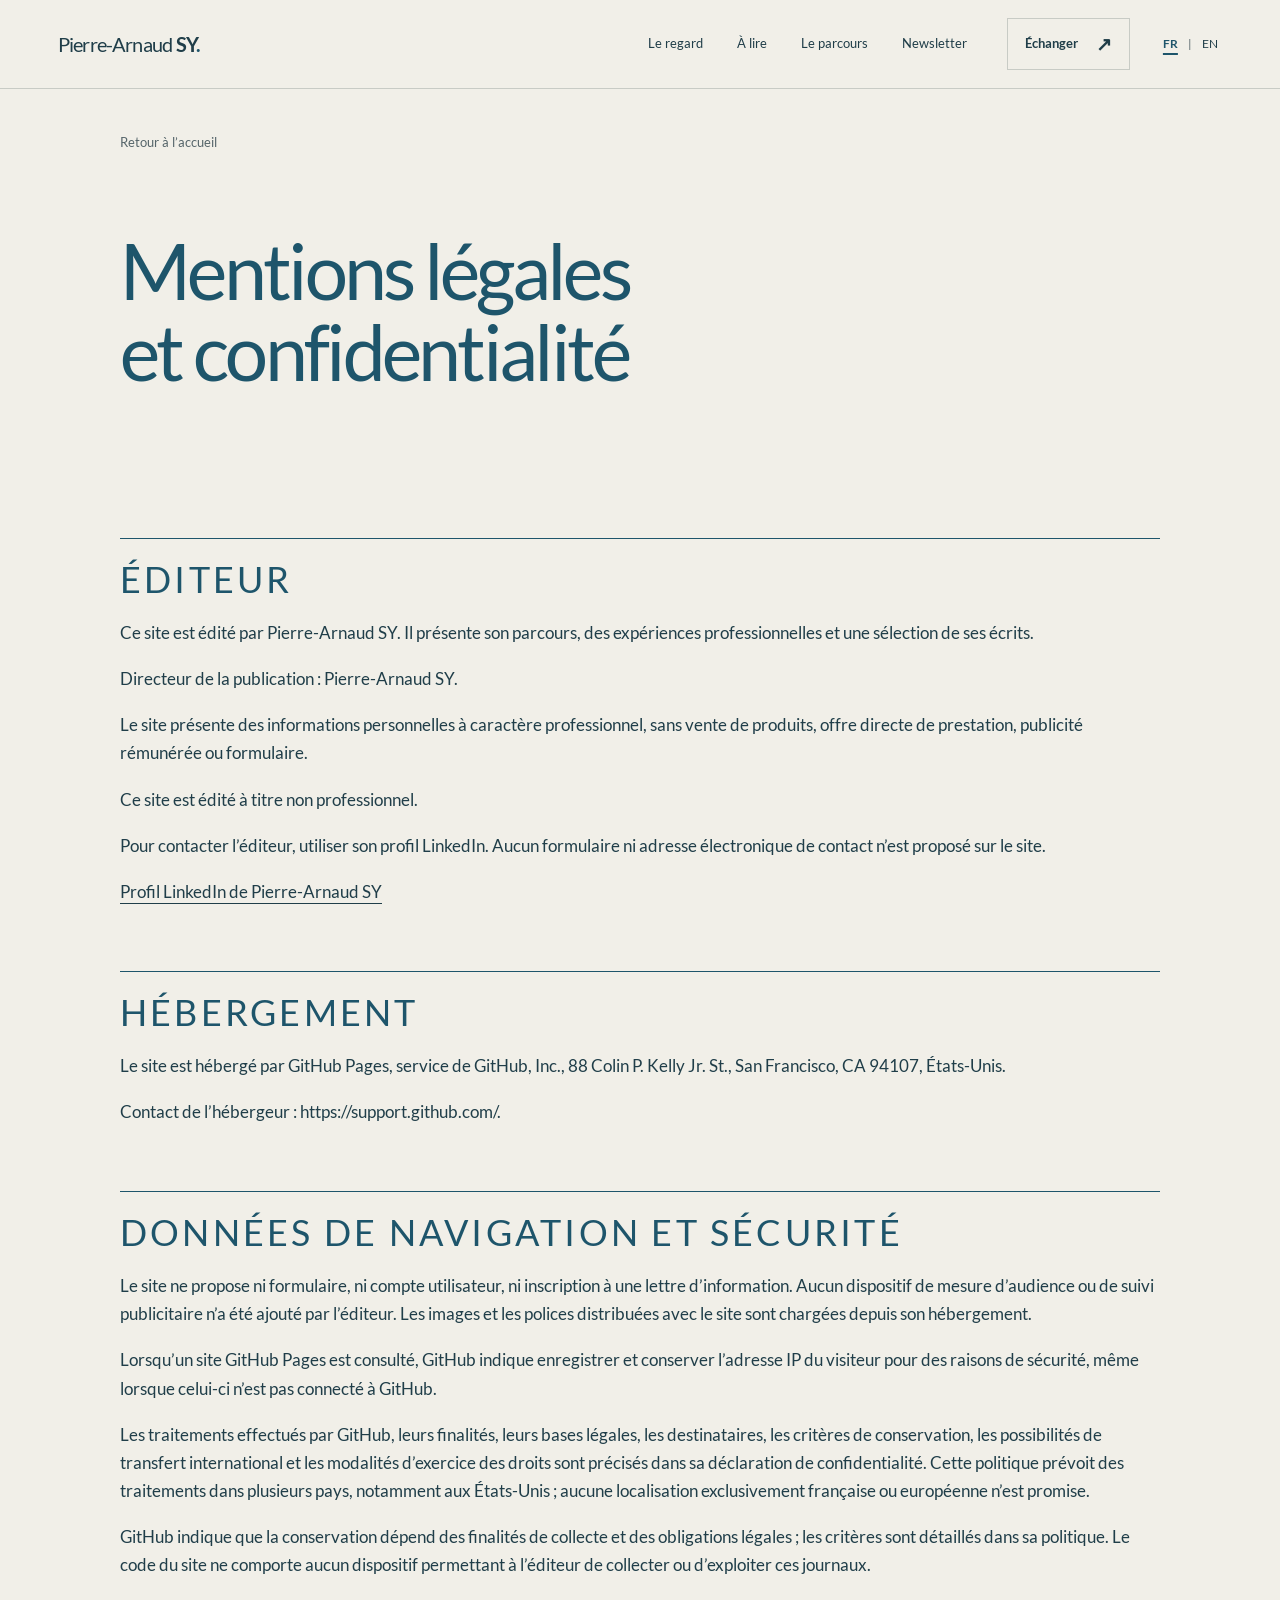
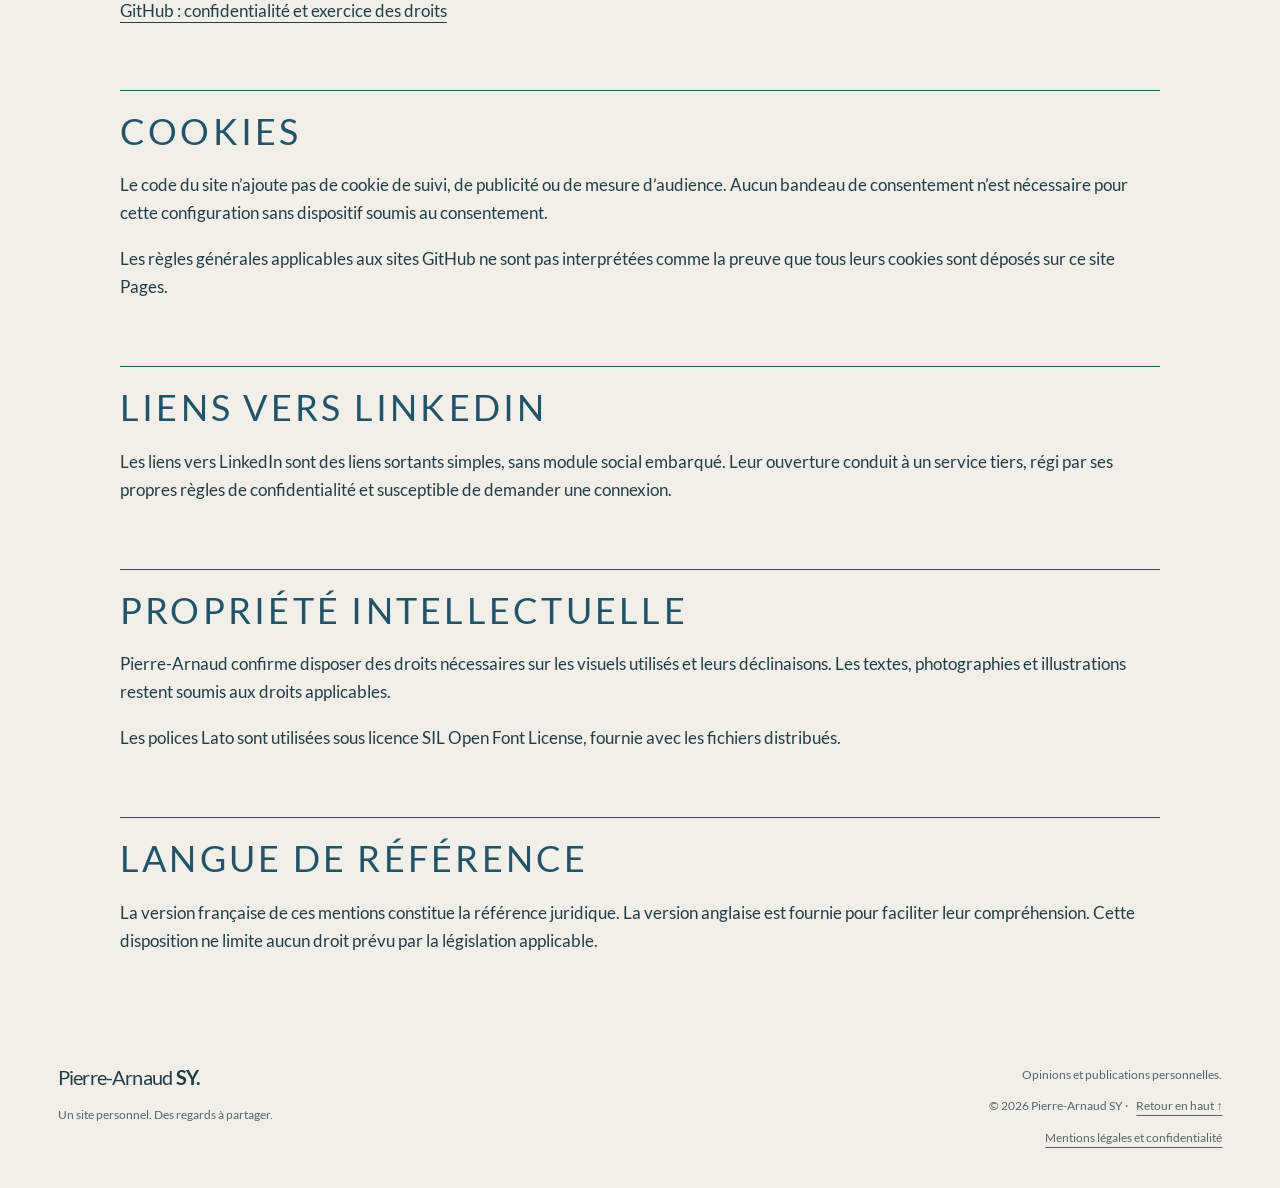
<file: mentions-legales.html>
<!doctype html>
<html lang="fr">
<head>
  <meta charset="utf-8">
  <meta name="viewport" content="width=device-width, initial-scale=1">
  <meta name="theme-color" content="#F1EFE8">
  <meta name="description" content="Mentions légales et informations sur la confidentialité du site personnel de Pierre-Arnaud SY.">
  <meta name="robots" content="index, follow">
  <meta name="referrer" content="strict-origin-when-cross-origin">
  <title>Mentions légales et confidentialité | Pierre-Arnaud SY</title>
  
    <link rel="canonical" href="https://piarsy.github.io/site-personnel/mentions-legales.html">
<meta property="og:url" content="https://piarsy.github.io/site-personnel/mentions-legales.html">
    <link rel="alternate" hreflang="fr" href="https://piarsy.github.io/site-personnel/mentions-legales.html">
    <link rel="alternate" hreflang="en" href="https://piarsy.github.io/site-personnel/en/legal.html">
    <link rel="alternate" hreflang="x-default" href="https://piarsy.github.io/site-personnel/mentions-legales.html">
    <meta property="og:type" content="website">
    <meta property="og:locale" content="fr_FR">
    <meta property="og:locale:alternate" content="en_GB">
    <meta property="og:title" content="Mentions légales et confidentialité | Pierre-Arnaud SY">
    <meta property="og:description" content="Mentions légales et informations sur la confidentialité du site personnel de Pierre-Arnaud SY.">
    <meta property="og:image" content="https://piarsy.github.io/site-personnel/assets/social-card.png">
    <meta property="og:image:width" content="1200">
    <meta property="og:image:height" content="630">
    <meta property="og:image:alt" content="Portrait de Pierre-Arnaud SY. Une entreprise ne se comprend pas depuis un seul endroit.">
    <meta name="twitter:card" content="summary_large_image">
    <meta name="twitter:image" content="https://piarsy.github.io/site-personnel/assets/social-card.png">
  <link rel="icon" href="assets/favicon.svg" type="image/svg+xml">
  <link rel="preload" href="assets/fonts/lato-regular.woff2" as="font" type="font/woff2" crossorigin>
  <link rel="preload" href="assets/fonts/lato-bold.woff2" as="font" type="font/woff2" crossorigin>
  <link rel="stylesheet" href="styles.css">
  <script src="app.js" defer></script>
  <script type="application/ld+json">{"@context":"https://schema.org","@type":"WebPage","name":"Mentions légales et confidentialité | Pierre-Arnaud SY","inLanguage":"fr-FR","url":"https://piarsy.github.io/site-personnel/mentions-legales.html","mainEntity":{"@type":"Person","name":"Pierre-Arnaud SY","givenName":"Pierre-Arnaud","familyName":"SY","description":"Du distributeur au constructeur, du commerce à l’usine : les expériences et les écrits de Pierre-Arnaud SY, dirigeant B2B.","sameAs":["https://www.linkedin.com/in/pierrearnaudsy"],"@id":"https://piarsy.github.io/site-personnel/#person","url":"https://piarsy.github.io/site-personnel/"}}</script>
</head>
<body id="haut" class="career-page">
  <a class="skip-link" href="#contenu">Aller au contenu</a>
  <header class="site-header">
    <div class="wrap header-inner">
      <a href="index.html#haut" class="wordmark" aria-label="Pierre-Arnaud SY, accueil">Pierre-Arnaud <strong>SY<span class="brand-dot">.</span></strong></a>
      <nav class="desktop-nav" aria-label="Navigation principale">
        <a href="index.html#histoire">Le regard</a>
        <a href="index.html#publications">À lire</a>
        <a href="parcours.html">Le parcours</a>
        <a href="newsletter.html">Newsletter</a>
      </nav>
      <a class="header-link" data-contact href="https://www.linkedin.com/in/pierrearnaudsy" target="_blank" rel="noopener noreferrer">Échanger <span aria-hidden="true">↗</span><span class="sr-only"> sur LinkedIn (nouvel onglet)</span></a>
      <nav class="language-switcher" aria-label="Langue du site"><span class="current-language" lang="fr" aria-current="page"><span aria-hidden="true">FR</span><span class="sr-only">Français, langue actuelle</span></span><span class="language-divider" aria-hidden="true">|</span><a href="en/legal.html" lang="en" hreflang="en" aria-label="EN, read this page in English">EN</a></nav>
      <details class="mobile-menu">
        <summary aria-label="Menu de navigation"><span class="menu-label">Menu</span><span aria-hidden="true">+</span></summary>
        <nav aria-label="Navigation mobile">
          <a href="index.html#histoire">Le regard <span aria-hidden="true">↗</span></a>
          <a href="index.html#publications">À lire <span aria-hidden="true">↗</span></a>
          <a href="parcours.html">Le parcours</a>
          <a href="newsletter.html">Newsletter <span aria-hidden="true">↗</span></a>
        </nav>
      </details>
    </div>
  </header>
  <main id="contenu" class="wrap career-main" tabindex="-1">
    <a class="back-link" href="index.html">Retour à l’accueil</a>
    <header class="career-heading"><p class="eyebrow"></p><h1>Mentions légales et confidentialité</h1><p class="lead"></p></header>
    <section class="career-qualifications"><h2 class="career-section-title">Éditeur</h2><p>Ce site est édité par Pierre-Arnaud SY. Il présente son parcours, des expériences professionnelles et une sélection de ses écrits.</p>
<p>Directeur de la publication : Pierre-Arnaud SY.</p>
<p>Le site présente des informations personnelles à caractère professionnel, sans vente de produits, offre directe de prestation, publicité rémunérée ou formulaire.</p>
<p>Ce site est édité à titre non professionnel.</p>
<p>Pour contacter l’éditeur, utiliser son profil LinkedIn. Aucun formulaire ni adresse électronique de contact n’est proposé sur le site.</p><p><a href="https://www.linkedin.com/in/pierrearnaudsy">Profil LinkedIn de Pierre-Arnaud SY</a></p></section>
<section class="career-qualifications"><h2 class="career-section-title">Hébergement</h2><p>Le site est hébergé par GitHub Pages, service de GitHub, Inc., 88 Colin P. Kelly Jr. St., San Francisco, CA 94107, États-Unis.</p>
<p>Contact de l’hébergeur : https://support.github.com/.</p></section>
<section class="career-qualifications"><h2 class="career-section-title">Données de navigation et sécurité</h2><p>Le site ne propose ni formulaire, ni compte utilisateur, ni inscription à une lettre d’information. Aucun dispositif de mesure d’audience ou de suivi publicitaire n’a été ajouté par l’éditeur. Les images et les polices distribuées avec le site sont chargées depuis son hébergement.</p>
<p>Lorsqu’un site GitHub Pages est consulté, GitHub indique enregistrer et conserver l’adresse IP du visiteur pour des raisons de sécurité, même lorsque celui-ci n’est pas connecté à GitHub.</p>
<p>Les traitements effectués par GitHub, leurs finalités, leurs bases légales, les destinataires, les critères de conservation, les possibilités de transfert international et les modalités d’exercice des droits sont précisés dans sa déclaration de confidentialité. Cette politique prévoit des traitements dans plusieurs pays, notamment aux États-Unis ; aucune localisation exclusivement française ou européenne n’est promise.</p>
<p>GitHub indique que la conservation dépend des finalités de collecte et des obligations légales ; les critères sont détaillés dans sa politique. Le code du site ne comporte aucun dispositif permettant à l’éditeur de collecter ou d’exploiter ces journaux.</p><p><a href="https://docs.github.com/en/site-policy/privacy-policies/github-general-privacy-statement">GitHub : confidentialité et exercice des droits</a></p></section>
<section class="career-qualifications"><h2 class="career-section-title">Cookies</h2><p>Le code du site n’ajoute pas de cookie de suivi, de publicité ou de mesure d’audience. Aucun bandeau de consentement n’est nécessaire pour cette configuration sans dispositif soumis au consentement.</p>
<p>Les règles générales applicables aux sites GitHub ne sont pas interprétées comme la preuve que tous leurs cookies sont déposés sur ce site Pages.</p></section>
<section class="career-qualifications"><h2 class="career-section-title">Liens vers LinkedIn</h2><p>Les liens vers LinkedIn sont des liens sortants simples, sans module social embarqué. Leur ouverture conduit à un service tiers, régi par ses propres règles de confidentialité et susceptible de demander une connexion.</p></section>
<section class="career-qualifications"><h2 class="career-section-title">Propriété intellectuelle</h2><p>Pierre-Arnaud confirme disposer des droits nécessaires sur les visuels utilisés et leurs déclinaisons. Les textes, photographies et illustrations restent soumis aux droits applicables.</p>
<p>Les polices Lato sont utilisées sous licence SIL Open Font License, fournie avec les fichiers distribués.</p></section>
<section class="career-qualifications"><h2 class="career-section-title">Langue de référence</h2><p>La version française de ces mentions constitue la référence juridique. La version anglaise est fournie pour faciliter leur compréhension. Cette disposition ne limite aucun droit prévu par la législation applicable.</p></section>
  </main>
  <footer class="wrap site-footer">
    <div><a href="index.html" class="wordmark">Pierre-Arnaud <strong>SY.</strong></a><p>Un site personnel. Des regards à partager.</p></div>
    <div class="footer-meta"><p>Opinions et publications personnelles.</p><p>© 2026 Pierre-Arnaud SY <span aria-hidden="true">·</span> <a href="#haut">Retour en haut ↑</a></p><p><a href="mentions-legales.html">Mentions légales et confidentialité</a></p></div>
  </footer>
</body>
</html>
</file>
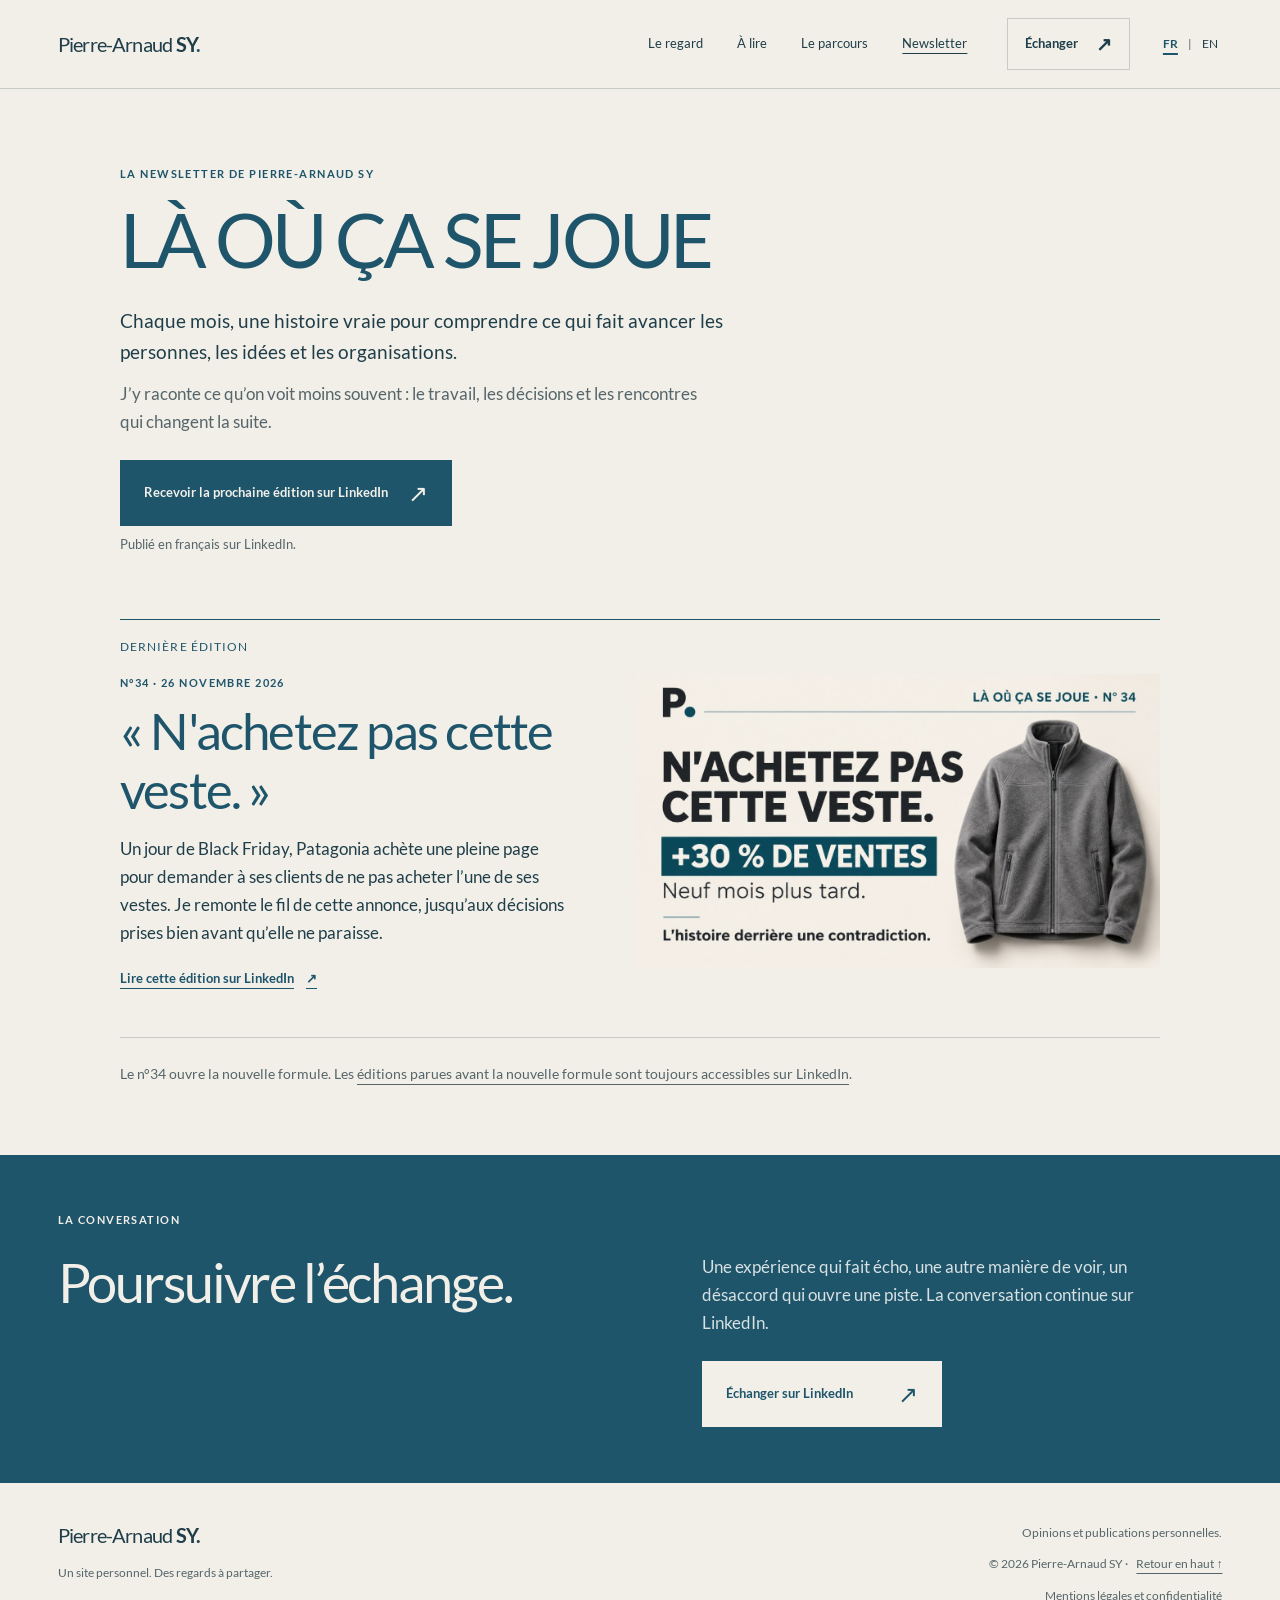
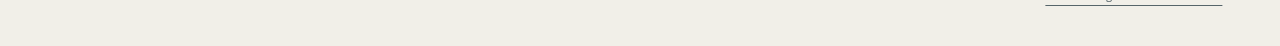
<file: newsletter.html>
<!doctype html>
<html lang="fr">
<head>
  <meta charset="utf-8">
  <meta name="viewport" content="width=device-width, initial-scale=1">
  <meta name="theme-color" content="#F1EFE8">
  <meta name="description" content="La newsletter mensuelle de Pierre-Arnaud SY. Chaque mois, une histoire vraie pour comprendre ce qui fait avancer les personnes, les idées et les organisations.">
  <meta name="robots" content="index, follow">
  <meta name="referrer" content="strict-origin-when-cross-origin">
  <title>Là où ça se joue | Newsletter de Pierre-Arnaud SY</title>
  <link rel="canonical" href="https://piarsy.github.io/site-personnel/newsletter.html">
  <link rel="alternate" hreflang="fr" href="https://piarsy.github.io/site-personnel/newsletter.html">
  <link rel="alternate" hreflang="en" href="https://piarsy.github.io/site-personnel/en/newsletter.html">
  <link rel="alternate" hreflang="x-default" href="https://piarsy.github.io/site-personnel/newsletter.html">
  <meta property="og:url" content="https://piarsy.github.io/site-personnel/newsletter.html">
  <meta property="og:type" content="website">
  <meta property="og:locale" content="fr_FR">
  <meta property="og:locale:alternate" content="en_GB">
  <meta property="og:title" content="Là où ça se joue | Newsletter de Pierre-Arnaud SY">
  <meta property="og:description" content="Chaque mois, une histoire vraie pour comprendre ce qui fait avancer les personnes, les idées et les organisations.">
  <meta property="og:image" content="https://piarsy.github.io/site-personnel/assets/newsletter/34-patagonia.jpg">
  <meta property="og:image:width" content="1280">
  <meta property="og:image:height" content="719">
  <meta property="og:image:alt" content="Couverture du n°34 : « N'achetez pas cette veste. », avec une polaire grise.">
  <meta name="twitter:card" content="summary_large_image">
  <meta name="twitter:image" content="https://piarsy.github.io/site-personnel/assets/newsletter/34-patagonia.jpg">
  <link rel="icon" href="assets/favicon.svg" type="image/svg+xml">
  <link rel="preload" href="assets/fonts/lato-regular.woff2" as="font" type="font/woff2" crossorigin>
  <link rel="preload" href="assets/fonts/lato-bold.woff2" as="font" type="font/woff2" crossorigin>
  <link rel="stylesheet" href="styles.css">
  <script src="app.js" defer></script>
</head>
<body id="haut" class="newsletter-page">
  <a class="skip-link" href="#contenu">Aller au contenu</a>
  <header class="site-header">
    <div class="wrap header-inner">
      <a href="./" class="wordmark" aria-label="Pierre-Arnaud SY, accueil">Pierre-Arnaud <strong>SY<span class="brand-dot">.</span></strong></a>
      <nav class="desktop-nav" aria-label="Navigation principale">
        <a href="./#histoire">Le regard</a>
        <a href="./#publications">À lire</a>
        <a href="parcours.html">Le parcours</a>
        <a href="newsletter.html" aria-current="page">Newsletter</a>
      </nav>
      <a class="header-link" data-contact href="https://www.linkedin.com/in/pierrearnaudsy" target="_blank" rel="noopener noreferrer">Échanger <span aria-hidden="true">↗</span><span class="sr-only"> sur LinkedIn (nouvel onglet)</span></a>
      <nav class="language-switcher" aria-label="Langue du site"><span class="current-language" lang="fr" aria-current="page"><span aria-hidden="true">FR</span><span class="sr-only">Français, langue actuelle</span></span><span class="language-divider" aria-hidden="true">|</span><a href="en/newsletter.html" lang="en" hreflang="en" aria-label="EN, read this page in English">EN</a></nav>
      <details class="mobile-menu">
        <summary aria-label="Menu de navigation"><span class="menu-label">Menu</span><span aria-hidden="true">+</span></summary>
        <nav aria-label="Navigation mobile">
          <a href="./#histoire">Le regard <span aria-hidden="true">↗</span></a>
          <a href="./#publications">À lire <span aria-hidden="true">↗</span></a>
          <a href="parcours.html">Le parcours <span aria-hidden="true">↗</span></a>
          <a href="newsletter.html" aria-current="page">Newsletter</a>
        </nav>
      </details>
    </div>
  </header>
  <main id="contenu" tabindex="-1">
    <div class="wrap career-main">
      <header class="newsletter-heading">
        <p class="eyebrow">La newsletter de Pierre-Arnaud SY</p>
        <h1>Là où ça se joue</h1>
        <p class="lead">Chaque mois, une histoire vraie pour comprendre ce qui fait avancer les personnes, les idées et les organisations.</p>
        <p class="newsletter-intro">J’y raconte ce qu’on voit moins souvent : le travail, les décisions et les rencontres qui changent la suite.</p>
        <a class="button button-primary" href="https://www.linkedin.com/build-relation/newsletter-follow?entityUrn=6922158178088452097" target="_blank" rel="noopener noreferrer">Recevoir la prochaine édition sur LinkedIn <span aria-hidden="true">↗</span><span class="sr-only"> (nouvel onglet)</span></a>
        <p class="newsletter-language">Publié en français sur LinkedIn.</p>
      </header>

      <section aria-labelledby="latest-title">
        <h2 class="career-section-title" id="latest-title">Dernière édition</h2>
        <article class="newsletter-edition" id="edition-34" aria-labelledby="edition-title-34">
          <header>
            <p class="eyebrow">N°34 · <time datetime="2026-11-26">26 novembre 2026</time></p>
            <h3 id="edition-title-34">« N'achetez pas cette veste. »</h3>
          </header>
          <figure class="newsletter-cover">
            <img src="assets/newsletter/34-patagonia.jpg" width="1280" height="719" alt="Une polaire grise et le paradoxe annoncé en couverture : 30 % de ventes en plus neuf mois plus tard." decoding="async">
          </figure>
          <div class="newsletter-summary">
            <p>Un jour de Black Friday, Patagonia achète une pleine page pour demander à ses clients de ne pas acheter l’une de ses vestes. Je remonte le fil de cette annonce, jusqu’aux décisions prises bien avant qu’elle ne paraisse.</p>
            <a class="text-link" href="https://fr.linkedin.com/pulse/nachetez-pas-cette-veste-pierre-arnaud-sy-wot6e" hreflang="fr" target="_blank" rel="noopener noreferrer">Lire cette édition sur LinkedIn <span aria-hidden="true">↗</span><span class="sr-only"> (nouvel onglet)</span></a>
          </div>
        </article>
      </section>

      <p class="newsletter-archive">Le n°34 ouvre la nouvelle formule. Les <a href="https://www.linkedin.com/newsletters/la-ou-ca-se-joue-6922158178088452097/" hreflang="fr" target="_blank" rel="noopener noreferrer">éditions parues avant la nouvelle formule sont toujours accessibles sur LinkedIn<span class="sr-only"> (nouvel onglet)</span></a>.</p>
    </div>

    <section class="conversation" id="conversation" aria-labelledby="contact-title">
      <div class="wrap contact-inner">
        <p class="eyebrow">La conversation</p>
        <h2 id="contact-title">Poursuivre l’échange.</h2>
        <p>Une expérience qui fait écho, une autre manière de voir, un désaccord qui ouvre une piste. La conversation continue sur LinkedIn.</p>
        <a class="button" data-contact href="https://www.linkedin.com/in/pierrearnaudsy" target="_blank" rel="noopener noreferrer">Échanger sur LinkedIn <span aria-hidden="true">↗</span><span class="sr-only"> (nouvel onglet)</span></a>
      </div>
    </section>
  </main>
  <footer class="wrap site-footer">
    <div><a href="./" class="wordmark">Pierre-Arnaud <strong>SY.</strong></a><p>Un site personnel. Des regards à partager.</p></div>
    <div class="footer-meta"><p>Opinions et publications personnelles.</p><p>© 2026 Pierre-Arnaud SY <span aria-hidden="true">·</span> <a href="#haut">Retour en haut ↑</a></p><p><a href="mentions-legales.html">Mentions légales et confidentialité</a></p></div>
  </footer>
</body>
</html>
</file>
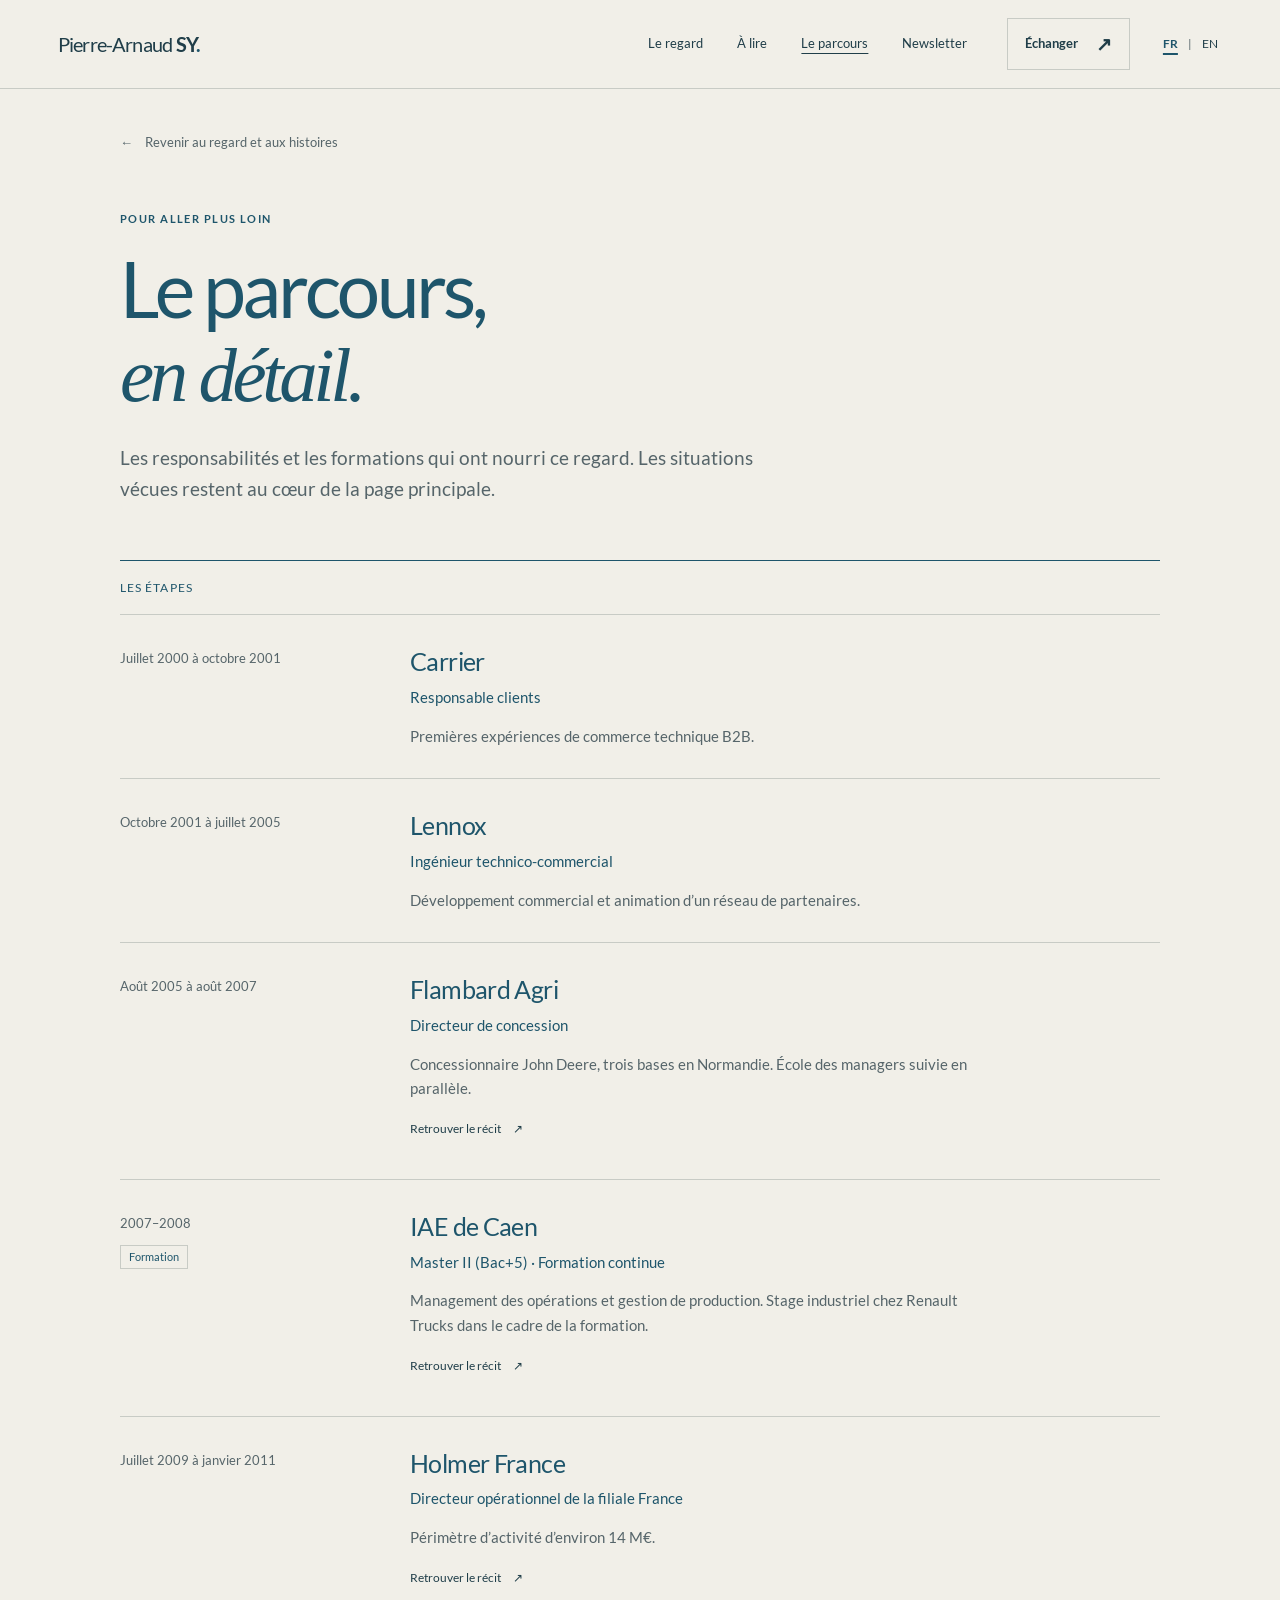
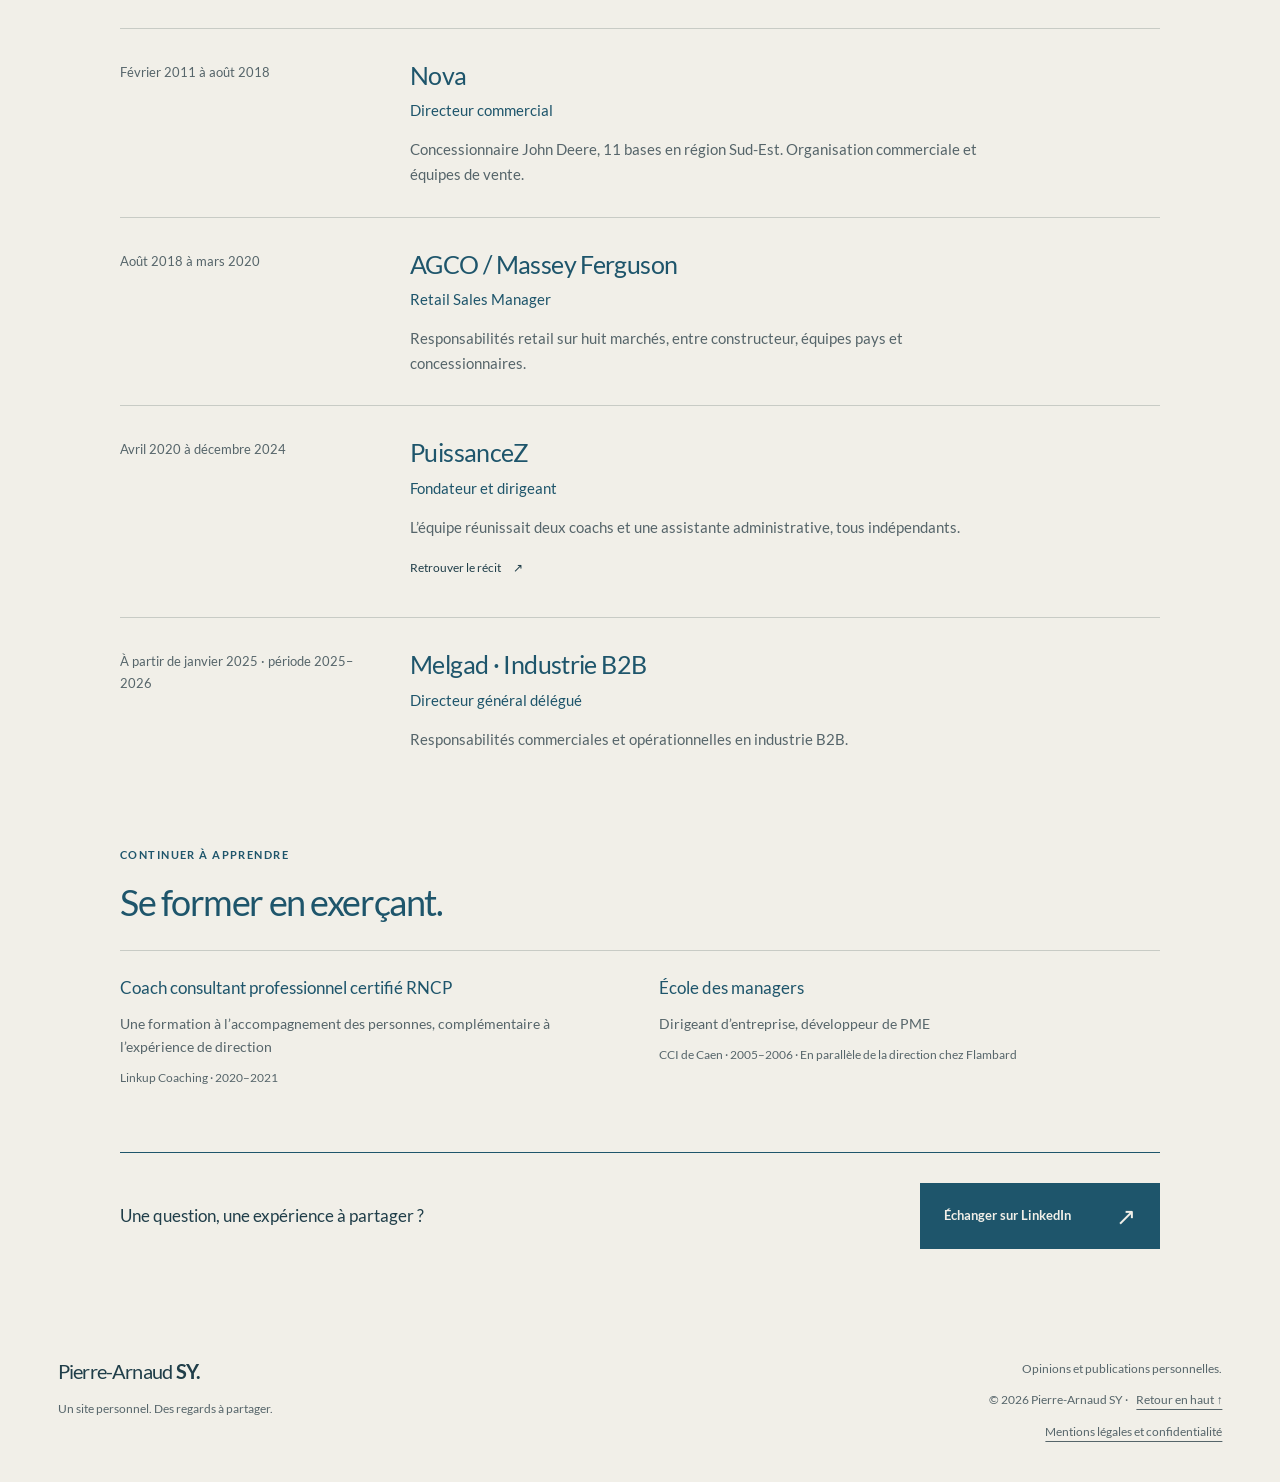
<file: parcours.html>
<!doctype html>
<html lang="fr">
<head>
  <meta charset="utf-8">
  <meta name="viewport" content="width=device-width, initial-scale=1">
  <meta name="theme-color" content="#F1EFE8">
  <meta name="description" content="Les responsabilités, les étapes et les formations de Pierre-Arnaud SY, entre constructeur, distribution et entrepreneuriat.">
  <meta name="robots" content="index, follow">
  <meta name="referrer" content="strict-origin-when-cross-origin">
  <title>Pierre-Arnaud SY | Le parcours</title>
  
    <link rel="canonical" href="https://piarsy.github.io/site-personnel/parcours.html">
<meta property="og:url" content="https://piarsy.github.io/site-personnel/parcours.html">
    <link rel="alternate" hreflang="fr" href="https://piarsy.github.io/site-personnel/parcours.html">
    <link rel="alternate" hreflang="en" href="https://piarsy.github.io/site-personnel/en/career.html">
    <link rel="alternate" hreflang="x-default" href="https://piarsy.github.io/site-personnel/parcours.html">
    <meta property="og:type" content="profile">
    <meta property="og:locale" content="fr_FR">
    <meta property="og:locale:alternate" content="en_GB">
    <meta property="og:title" content="Pierre-Arnaud SY | Le parcours">
    <meta property="og:description" content="Les responsabilités, les étapes et les formations de Pierre-Arnaud SY, entre constructeur, distribution et entrepreneuriat.">
    <meta property="og:image" content="https://piarsy.github.io/site-personnel/assets/social-card.png">
    <meta property="og:image:width" content="1200">
    <meta property="og:image:height" content="630">
    <meta property="og:image:alt" content="Portrait de Pierre-Arnaud SY. Une entreprise ne se comprend pas depuis un seul endroit.">
    <meta name="twitter:card" content="summary_large_image">
    <meta name="twitter:image" content="https://piarsy.github.io/site-personnel/assets/social-card.png">
  <link rel="icon" href="assets/favicon.svg" type="image/svg+xml">
  <link rel="preload" href="assets/fonts/lato-regular.woff2" as="font" type="font/woff2" crossorigin>
  <link rel="preload" href="assets/fonts/lato-bold.woff2" as="font" type="font/woff2" crossorigin>
  <link rel="stylesheet" href="styles.css">
  <script src="app.js" defer></script>
  <script type="application/ld+json">{"@context":"https://schema.org","@type":"ProfilePage","name":"Pierre-Arnaud SY | Le parcours","inLanguage":"fr-FR","url":"https://piarsy.github.io/site-personnel/parcours.html","mainEntity":{"@type":"Person","name":"Pierre-Arnaud SY","givenName":"Pierre-Arnaud","familyName":"SY","description":"Du distributeur au constructeur, du commerce à l’usine : les expériences et les écrits de Pierre-Arnaud SY, dirigeant B2B.","sameAs":["https://www.linkedin.com/in/pierrearnaudsy"],"@id":"https://piarsy.github.io/site-personnel/#person","url":"https://piarsy.github.io/site-personnel/"}}</script>
</head>
<body id="haut" class="career-page">
  <a class="skip-link" href="#contenu">Aller au contenu</a>
  <header class="site-header">
    <div class="wrap header-inner">
      <a href="index.html#haut" class="wordmark" aria-label="Pierre-Arnaud SY, accueil">Pierre-Arnaud <strong>SY<span class="brand-dot">.</span></strong></a>
      <nav class="desktop-nav" aria-label="Navigation principale">
        <a href="index.html#histoire">Le regard</a>
        <a href="index.html#publications">À lire</a>
        <a href="parcours.html" aria-current="page">Le parcours</a>
        <a href="newsletter.html">Newsletter</a>
      </nav>
      <a class="header-link" data-contact href="https://www.linkedin.com/in/pierrearnaudsy" target="_blank" rel="noopener noreferrer">Échanger <span aria-hidden="true">↗</span><span class="sr-only"> sur LinkedIn (nouvel onglet)</span></a>
      <nav class="language-switcher" aria-label="Langue du site"><span class="current-language" lang="fr" aria-current="page"><span aria-hidden="true">FR</span><span class="sr-only">Français, langue actuelle</span></span><span class="language-divider" aria-hidden="true">|</span><a href="en/career.html" lang="en" hreflang="en" aria-label="EN, read this page in English">EN</a></nav>
      <details class="mobile-menu">
        <summary aria-label="Menu de navigation"><span class="menu-label">Menu</span><span aria-hidden="true">+</span></summary>
        <nav aria-label="Navigation mobile">
          <a href="index.html#histoire">Le regard <span aria-hidden="true">↗</span></a>
          <a href="index.html#publications">À lire <span aria-hidden="true">↗</span></a>
          <a href="parcours.html" aria-current="page">Le parcours</a>
          <a href="newsletter.html">Newsletter <span aria-hidden="true">↗</span></a>
        </nav>
      </details>
    </div>
  </header>
  <main id="contenu" class="wrap career-main" tabindex="-1">
    <a class="back-link" href="index.html#regard"><span aria-hidden="true">←</span> Revenir au regard et aux histoires</a>
    <header class="career-heading">
      <p class="eyebrow">Pour aller plus loin</p>
      <h1>Le parcours, <em>en détail.</em></h1>
      <p class="lead">Les responsabilités et les formations qui ont nourri ce regard. Les situations vécues restent au cœur de la page principale.</p>
    </header>
    <section aria-labelledby="responsibilities-title">
      <h2 class="career-section-title" id="responsibilities-title">Les étapes</h2>
      <div class="career-list">
    <article class="career-entry" id="etape-1">
      <div class="career-period">Juillet 2000 à octobre 2001</div>
      <div class="career-entry-content">
        <h3>Carrier</h3>
        <p class="career-role">Responsable clients</p>
        <p class="career-text">Premières expériences de commerce technique B2B.</p>
        
      </div>
    </article>

    <article class="career-entry" id="etape-2">
      <div class="career-period">Octobre 2001 à juillet 2005</div>
      <div class="career-entry-content">
        <h3>Lennox</h3>
        <p class="career-role">Ingénieur technico-commercial</p>
        <p class="career-text">Développement commercial et animation d’un réseau de partenaires.</p>
        
      </div>
    </article>

    <article class="career-entry" id="etape-3">
      <div class="career-period">Août 2005 à août 2007</div>
      <div class="career-entry-content">
        <h3>Flambard Agri</h3>
        <p class="career-role">Directeur de concession</p>
        <p class="career-text">Concessionnaire John Deere, trois bases en Normandie. École des managers suivie en parallèle.</p>
        <a class="career-reference" data-situation-link href="index.html#histoire">Retrouver le récit <span aria-hidden="true">↗</span></a>
      </div>
    </article>

    <article class="career-entry" id="etape-4">
      <div class="career-period">2007–2008<span class="career-kind">Formation</span></div>
      <div class="career-entry-content">
        <h3>IAE de Caen</h3>
        <p class="career-role">Master II (Bac+5) · Formation continue</p>
        <p class="career-text">Management des opérations et gestion de production. Stage industriel chez Renault Trucks dans le cadre de la formation.</p>
        <a class="career-reference" data-situation-link href="index.html#histoire">Retrouver le récit <span aria-hidden="true">↗</span></a>
      </div>
    </article>

    <article class="career-entry" id="etape-5">
      <div class="career-period">Juillet 2009 à janvier 2011</div>
      <div class="career-entry-content">
        <h3>Holmer France</h3>
        <p class="career-role">Directeur opérationnel de la filiale France</p>
        <p class="career-text">Périmètre d’activité d’environ 14 M€.</p>
        <a class="career-reference" data-situation-link href="index.html#vente">Retrouver le récit <span aria-hidden="true">↗</span></a>
      </div>
    </article>

    <article class="career-entry" id="etape-6">
      <div class="career-period">Février 2011 à août 2018</div>
      <div class="career-entry-content">
        <h3>Nova</h3>
        <p class="career-role">Directeur commercial</p>
        <p class="career-text">Concessionnaire John Deere, 11 bases en région Sud-Est. Organisation commerciale et équipes de vente.</p>
        
      </div>
    </article>

    <article class="career-entry" id="etape-7">
      <div class="career-period">Août 2018 à mars 2020</div>
      <div class="career-entry-content">
        <h3>AGCO / Massey Ferguson</h3>
        <p class="career-role">Retail Sales Manager</p>
        <p class="career-text">Responsabilités retail sur huit marchés, entre constructeur, équipes pays et concessionnaires.</p>
        
      </div>
    </article>

    <article class="career-entry" id="etape-8">
      <div class="career-period">Avril 2020 à décembre 2024</div>
      <div class="career-entry-content">
        <h3>PuissanceZ</h3>
        <p class="career-role">Fondateur et dirigeant</p>
        <p class="career-text">L’équipe réunissait deux coachs et une assistante administrative, tous indépendants.</p>
        <a class="career-reference" data-situation-link href="index.html#entreprendre">Retrouver le récit <span aria-hidden="true">↗</span></a>
      </div>
    </article>

    <article class="career-entry" id="etape-9">
      <div class="career-period">À partir de janvier 2025 · période 2025–2026</div>
      <div class="career-entry-content">
        <h3>Melgad · Industrie B2B</h3>
        <p class="career-role">Directeur général délégué</p>
        <p class="career-text">Responsabilités commerciales et opérationnelles en industrie B2B.</p>
        
      </div>
    </article></div>
    </section>
    <section class="career-qualifications" aria-labelledby="qualifications-title">
      <p class="eyebrow">Continuer à apprendre</p>
      <h2 id="qualifications-title">Se former en exerçant.</h2>
      
    <dl class="qualification-list" aria-label="Diplômes et certifications">
      
        <div class="qualification">
          <dt>Coach consultant professionnel certifié RNCP</dt>
          <dd>Une formation à l’accompagnement des personnes, complémentaire à l’expérience de direction</dd>
          <dd class="qualification-context">Linkup Coaching · 2020–2021</dd>
        </div>

        <div class="qualification">
          <dt>École des managers</dt>
          <dd>Dirigeant d’entreprise, développeur de PME</dd>
          <dd class="qualification-context">CCI de Caen · 2005–2006 · En parallèle de la direction chez Flambard</dd>
        </div>
    </dl>
    </section>
    <aside class="career-contact" aria-label="Poursuivre la conversation">
      <p>Une question, une expérience à partager ?</p>
      <a class="button button-primary" data-contact href="https://www.linkedin.com/in/pierrearnaudsy" target="_blank" rel="noopener noreferrer">Échanger sur LinkedIn <span aria-hidden="true">↗</span><span class="sr-only"> (nouvel onglet)</span></a>
    </aside>
  </main>
  <footer class="wrap site-footer">
    <div><a href="index.html" class="wordmark">Pierre-Arnaud <strong>SY.</strong></a><p>Un site personnel. Des regards à partager.</p></div>
    <div class="footer-meta"><p>Opinions et publications personnelles.</p><p>© 2026 Pierre-Arnaud SY <span aria-hidden="true">·</span> <a href="#haut">Retour en haut ↑</a></p><p><a href="mentions-legales.html">Mentions légales et confidentialité</a></p></div>
  </footer>
</body>
</html>
</file>
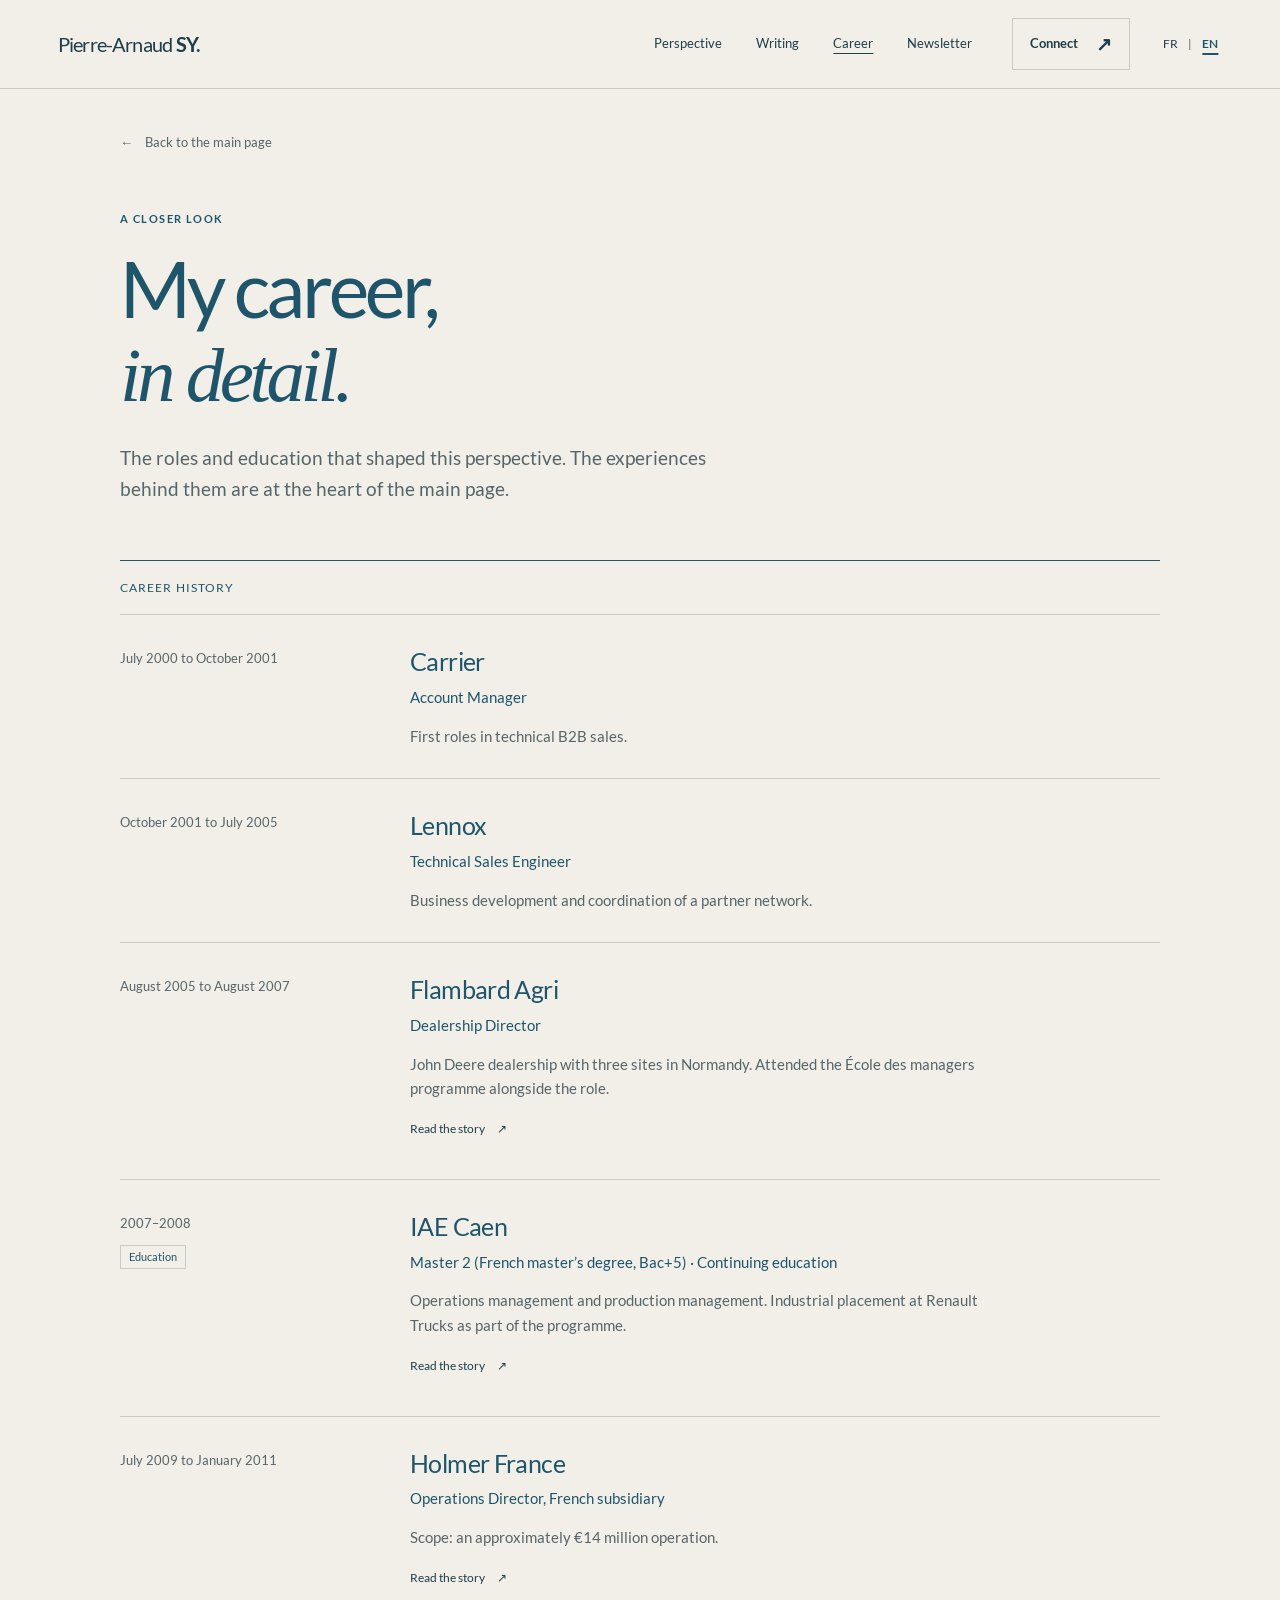
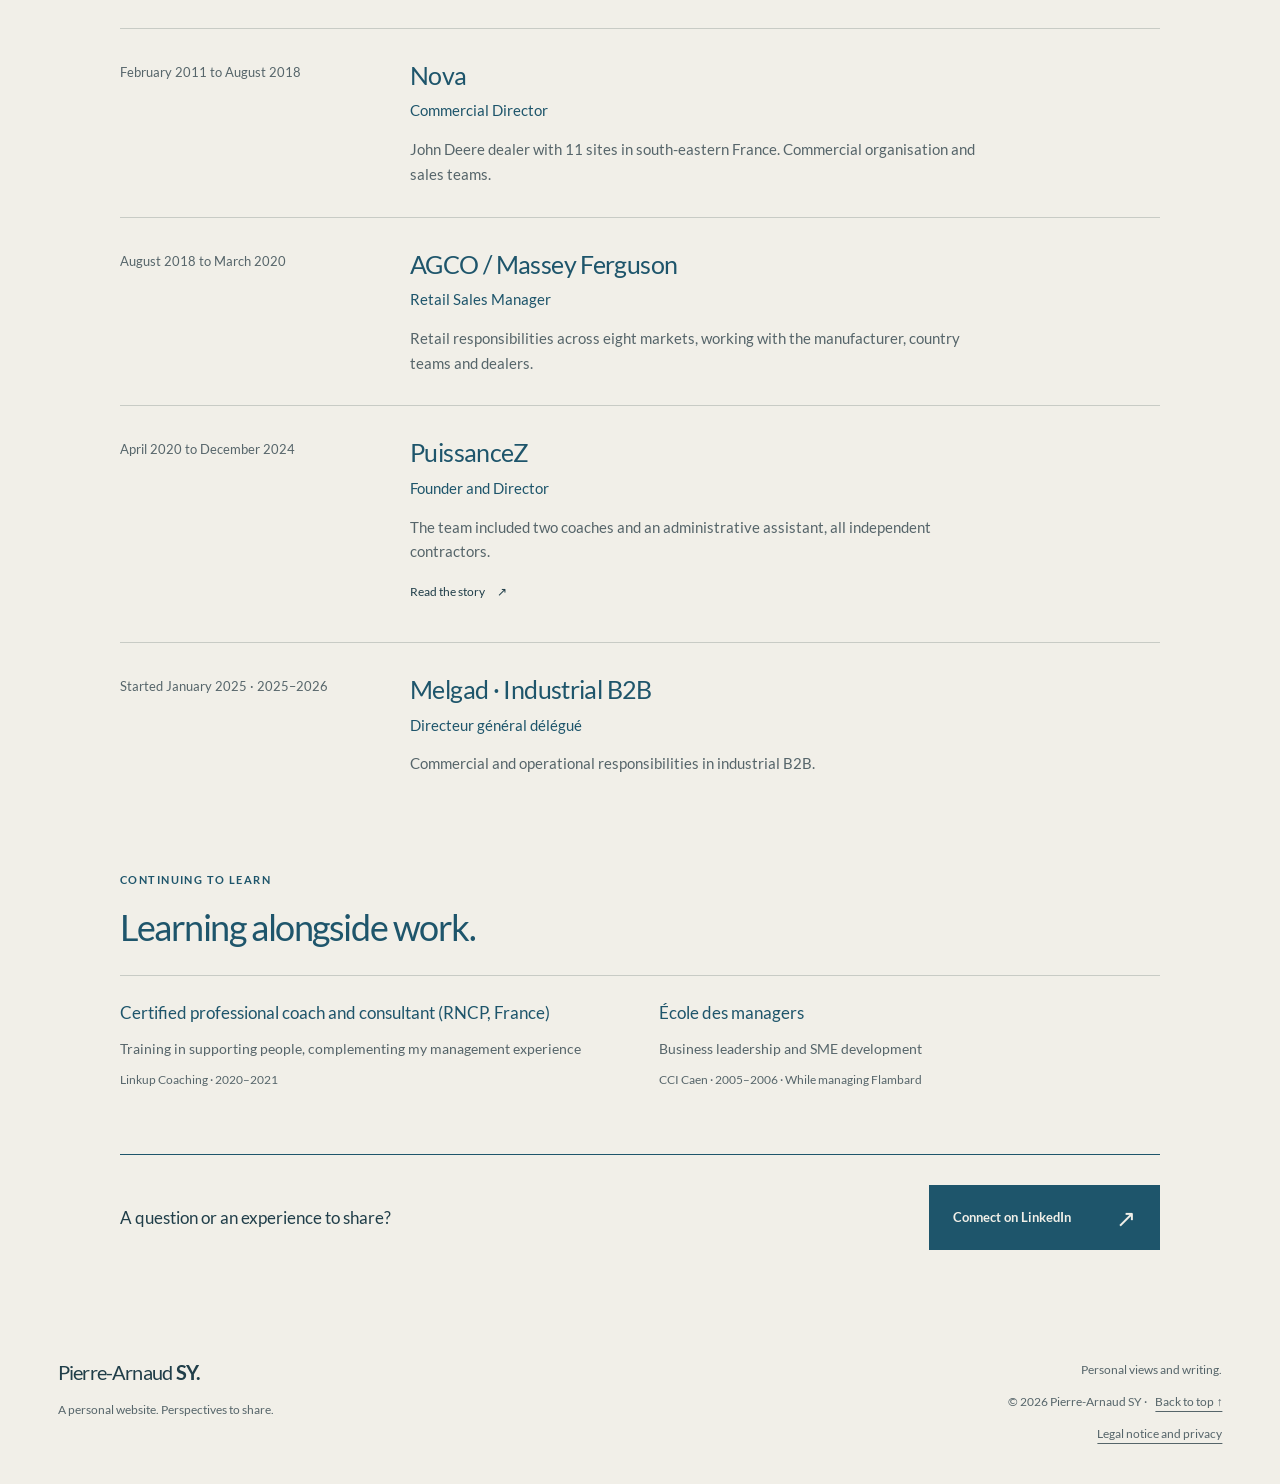
<file: en/career.html>
<!doctype html>
<html lang="en">
<head>
  <meta charset="utf-8">
  <meta name="viewport" content="width=device-width, initial-scale=1">
  <meta name="theme-color" content="#F1EFE8">
  <meta name="description" content="The roles, career history and education of Pierre-Arnaud SY, across manufacturing, distribution and entrepreneurship.">
  <meta name="robots" content="index, follow">
  <meta name="referrer" content="strict-origin-when-cross-origin">
  <title>Pierre-Arnaud SY | Career</title>
  
    <link rel="canonical" href="https://piarsy.github.io/site-personnel/en/career.html">
<meta property="og:url" content="https://piarsy.github.io/site-personnel/en/career.html">
    <link rel="alternate" hreflang="fr" href="https://piarsy.github.io/site-personnel/parcours.html">
    <link rel="alternate" hreflang="en" href="https://piarsy.github.io/site-personnel/en/career.html">
    <link rel="alternate" hreflang="x-default" href="https://piarsy.github.io/site-personnel/parcours.html">
    <meta property="og:type" content="profile">
    <meta property="og:locale" content="en_GB">
    <meta property="og:locale:alternate" content="fr_FR">
    <meta property="og:title" content="Pierre-Arnaud SY | Career">
    <meta property="og:description" content="The roles, career history and education of Pierre-Arnaud SY, across manufacturing, distribution and entrepreneurship.">
    <meta property="og:image" content="https://piarsy.github.io/site-personnel/assets/social-card-en.png">
    <meta property="og:image:width" content="1200">
    <meta property="og:image:height" content="630">
    <meta property="og:image:alt" content="Portrait of Pierre-Arnaud SY. You can’t understand a business from just one side.">
    <meta name="twitter:card" content="summary_large_image">
    <meta name="twitter:image" content="https://piarsy.github.io/site-personnel/assets/social-card-en.png">
  <link rel="icon" href="../assets/favicon.svg" type="image/svg+xml">
  <link rel="preload" href="../assets/fonts/lato-regular.woff2" as="font" type="font/woff2" crossorigin>
  <link rel="preload" href="../assets/fonts/lato-bold.woff2" as="font" type="font/woff2" crossorigin>
  <link rel="stylesheet" href="../styles.css">
  <script src="../app.js" defer></script>
  <script type="application/ld+json">{"@context":"https://schema.org","@type":"ProfilePage","name":"Pierre-Arnaud SY | Career","inLanguage":"en-GB","url":"https://piarsy.github.io/site-personnel/en/career.html","mainEntity":{"@type":"Person","name":"Pierre-Arnaud SY","givenName":"Pierre-Arnaud","familyName":"SY","description":"From equipment distribution to manufacturing, from sales to the factory floor: the experience and writing of Pierre-Arnaud SY, a B2B commercial and operations executive.","sameAs":["https://www.linkedin.com/in/pierrearnaudsy"],"@id":"https://piarsy.github.io/site-personnel/#person","url":"https://piarsy.github.io/site-personnel/"}}</script>
</head>
<body id="haut" class="career-page">
  <a class="skip-link" href="#contenu">Skip to content</a>
  <header class="site-header">
    <div class="wrap header-inner">
      <a href="./#haut" class="wordmark" aria-label="Pierre-Arnaud SY, home">Pierre-Arnaud <strong>SY<span class="brand-dot">.</span></strong></a>
      <nav class="desktop-nav" aria-label="Main navigation">
        <a href="./#histoire">Perspective</a>
        <a href="./#publications">Writing</a>
        <a href="career.html" aria-current="page">Career</a>
        <a href="newsletter.html">Newsletter</a>
      </nav>
      <a class="header-link" data-contact href="https://www.linkedin.com/in/pierrearnaudsy" target="_blank" rel="noopener noreferrer">Connect <span aria-hidden="true">↗</span><span class="sr-only"> on LinkedIn (opens in a new tab)</span></a>
      <nav class="language-switcher" aria-label="Site language"><a href="../parcours.html" lang="fr" hreflang="fr" aria-label="FR, lire cette page en français">FR</a><span class="language-divider" aria-hidden="true">|</span><span class="current-language" lang="en" aria-current="page"><span aria-hidden="true">EN</span><span class="sr-only">English, current language</span></span></nav>
      <details class="mobile-menu">
        <summary aria-label="Navigation menu"><span class="menu-label">Menu</span><span aria-hidden="true">+</span></summary>
        <nav aria-label="Mobile navigation">
          <a href="./#histoire">Perspective <span aria-hidden="true">↗</span></a>
          <a href="./#publications">Writing <span aria-hidden="true">↗</span></a>
          <a href="career.html" aria-current="page">Career</a>
          <a href="newsletter.html">Newsletter <span aria-hidden="true">↗</span></a>
        </nav>
      </details>
    </div>
  </header>
  <main id="contenu" class="wrap career-main" tabindex="-1">
    <a class="back-link" href="./#regard"><span aria-hidden="true">←</span> Back to the main page</a>
    <header class="career-heading">
      <p class="eyebrow">A closer look</p>
      <h1>My career, <em>in detail.</em></h1>
      <p class="lead">The roles and education that shaped this perspective. The experiences behind them are at the heart of the main page.</p>
    </header>
    <section aria-labelledby="responsibilities-title">
      <h2 class="career-section-title" id="responsibilities-title">Career history</h2>
      <div class="career-list">
    <article class="career-entry" id="etape-1">
      <div class="career-period">July 2000 to October 2001</div>
      <div class="career-entry-content">
        <h3>Carrier</h3>
        <p class="career-role">Account Manager</p>
        <p class="career-text">First roles in technical B2B sales.</p>
        
      </div>
    </article>

    <article class="career-entry" id="etape-2">
      <div class="career-period">October 2001 to July 2005</div>
      <div class="career-entry-content">
        <h3>Lennox</h3>
        <p class="career-role">Technical Sales Engineer</p>
        <p class="career-text">Business development and coordination of a partner network.</p>
        
      </div>
    </article>

    <article class="career-entry" id="etape-3">
      <div class="career-period">August 2005 to August 2007</div>
      <div class="career-entry-content">
        <h3>Flambard Agri</h3>
        <p class="career-role">Dealership Director</p>
        <p class="career-text">John Deere dealership with three sites in Normandy. Attended the École des managers programme alongside the role.</p>
        <a class="career-reference" data-situation-link href="./#histoire">Read the story <span aria-hidden="true">↗</span></a>
      </div>
    </article>

    <article class="career-entry" id="etape-4">
      <div class="career-period">2007–2008<span class="career-kind">Education</span></div>
      <div class="career-entry-content">
        <h3>IAE Caen</h3>
        <p class="career-role">Master 2 (French master’s degree, Bac+5) · Continuing education</p>
        <p class="career-text">Operations management and production management. Industrial placement at Renault Trucks as part of the programme.</p>
        <a class="career-reference" data-situation-link href="./#histoire">Read the story <span aria-hidden="true">↗</span></a>
      </div>
    </article>

    <article class="career-entry" id="etape-5">
      <div class="career-period">July 2009 to January 2011</div>
      <div class="career-entry-content">
        <h3>Holmer France</h3>
        <p class="career-role">Operations Director, French subsidiary</p>
        <p class="career-text">Scope: an approximately €14 million operation.</p>
        <a class="career-reference" data-situation-link href="./#vente">Read the story <span aria-hidden="true">↗</span></a>
      </div>
    </article>

    <article class="career-entry" id="etape-6">
      <div class="career-period">February 2011 to August 2018</div>
      <div class="career-entry-content">
        <h3>Nova</h3>
        <p class="career-role">Commercial Director</p>
        <p class="career-text">John Deere dealer with 11 sites in south-eastern France. Commercial organisation and sales teams.</p>
        
      </div>
    </article>

    <article class="career-entry" id="etape-7">
      <div class="career-period">August 2018 to March 2020</div>
      <div class="career-entry-content">
        <h3>AGCO / Massey Ferguson</h3>
        <p class="career-role">Retail Sales Manager</p>
        <p class="career-text">Retail responsibilities across eight markets, working with the manufacturer, country teams and dealers.</p>
        
      </div>
    </article>

    <article class="career-entry" id="etape-8">
      <div class="career-period">April 2020 to December 2024</div>
      <div class="career-entry-content">
        <h3>PuissanceZ</h3>
        <p class="career-role">Founder and Director</p>
        <p class="career-text">The team included two coaches and an administrative assistant, all independent contractors.</p>
        <a class="career-reference" data-situation-link href="./#entreprendre">Read the story <span aria-hidden="true">↗</span></a>
      </div>
    </article>

    <article class="career-entry" id="etape-9">
      <div class="career-period">Started January 2025 · 2025–2026</div>
      <div class="career-entry-content">
        <h3>Melgad · Industrial B2B</h3>
        <p class="career-role">Directeur général délégué</p>
        <p class="career-text">Commercial and operational responsibilities in industrial B2B.</p>
        
      </div>
    </article></div>
    </section>
    <section class="career-qualifications" aria-labelledby="qualifications-title">
      <p class="eyebrow">Continuing to learn</p>
      <h2 id="qualifications-title">Learning alongside work.</h2>
      
    <dl class="qualification-list" aria-label="Degrees and qualifications">
      
        <div class="qualification">
          <dt>Certified professional coach and consultant (RNCP, France)</dt>
          <dd>Training in supporting people, complementing my management experience</dd>
          <dd class="qualification-context">Linkup Coaching · 2020–2021</dd>
        </div>

        <div class="qualification">
          <dt>École des managers</dt>
          <dd>Business leadership and SME development</dd>
          <dd class="qualification-context">CCI Caen · 2005–2006 · While managing Flambard</dd>
        </div>
    </dl>
    </section>
    <aside class="career-contact" aria-label="Continue the conversation">
      <p>A question or an experience to share?</p>
      <a class="button button-primary" data-contact href="https://www.linkedin.com/in/pierrearnaudsy" target="_blank" rel="noopener noreferrer">Connect on LinkedIn <span aria-hidden="true">↗</span><span class="sr-only"> (opens in a new tab)</span></a>
    </aside>
  </main>
  <footer class="wrap site-footer">
    <div><a href="./" class="wordmark">Pierre-Arnaud <strong>SY.</strong></a><p>A personal website. Perspectives to share.</p></div>
    <div class="footer-meta"><p>Personal views and writing.</p><p>© 2026 Pierre-Arnaud SY <span aria-hidden="true">·</span> <a href="#haut">Back to top ↑</a></p><p><a href="legal.html">Legal notice and privacy</a></p></div>
  </footer>
</body>
</html>
</file>
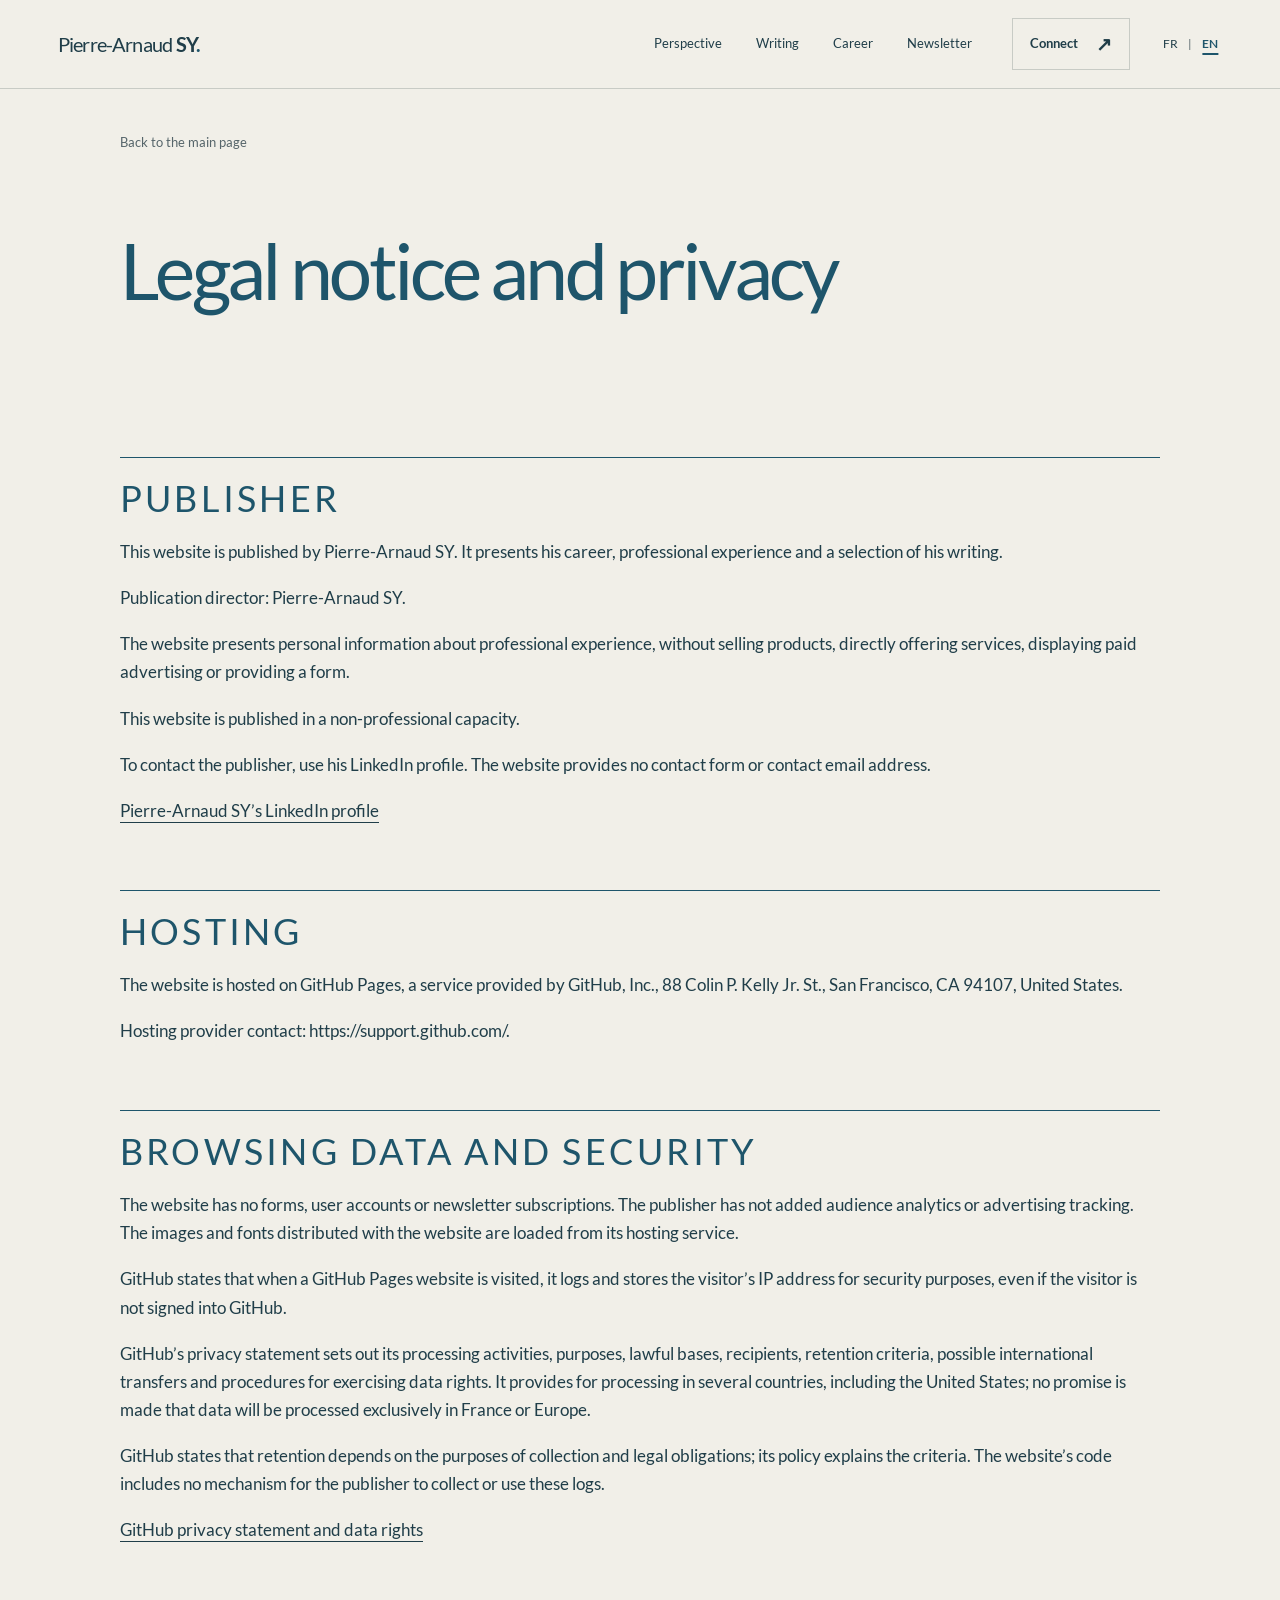
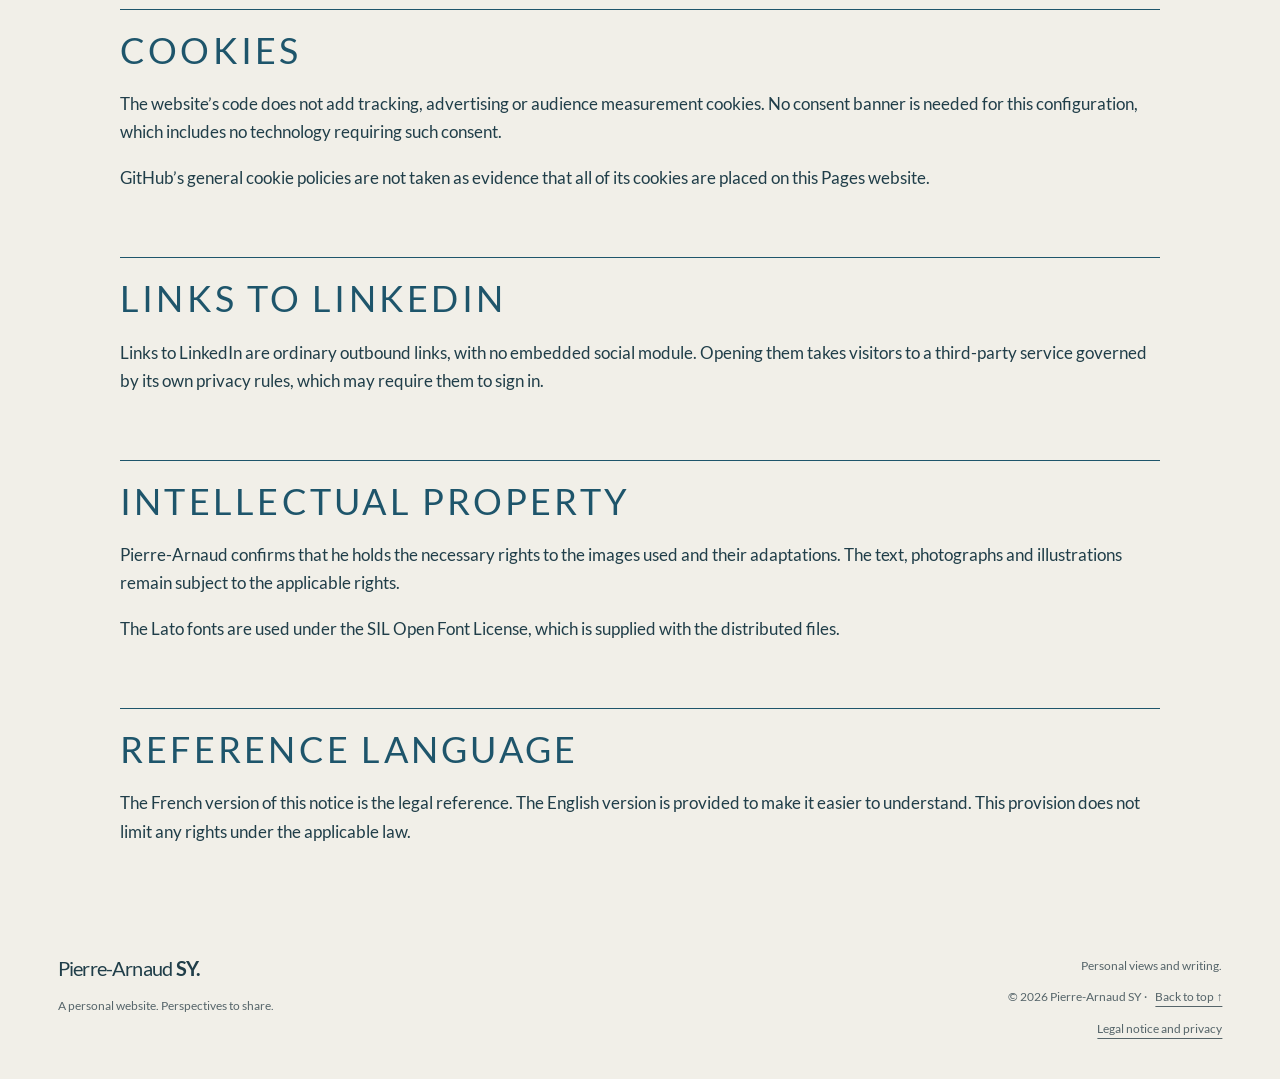
<file: en/legal.html>
<!doctype html>
<html lang="en">
<head>
  <meta charset="utf-8">
  <meta name="viewport" content="width=device-width, initial-scale=1">
  <meta name="theme-color" content="#F1EFE8">
  <meta name="description" content="Legal notice and privacy information for Pierre-Arnaud SY’s personal website.">
  <meta name="robots" content="index, follow">
  <meta name="referrer" content="strict-origin-when-cross-origin">
  <title>Legal notice and privacy | Pierre-Arnaud SY</title>
  
    <link rel="canonical" href="https://piarsy.github.io/site-personnel/en/legal.html">
<meta property="og:url" content="https://piarsy.github.io/site-personnel/en/legal.html">
    <link rel="alternate" hreflang="fr" href="https://piarsy.github.io/site-personnel/mentions-legales.html">
    <link rel="alternate" hreflang="en" href="https://piarsy.github.io/site-personnel/en/legal.html">
    <link rel="alternate" hreflang="x-default" href="https://piarsy.github.io/site-personnel/mentions-legales.html">
    <meta property="og:type" content="website">
    <meta property="og:locale" content="en_GB">
    <meta property="og:locale:alternate" content="fr_FR">
    <meta property="og:title" content="Legal notice and privacy | Pierre-Arnaud SY">
    <meta property="og:description" content="Legal notice and privacy information for Pierre-Arnaud SY’s personal website.">
    <meta property="og:image" content="https://piarsy.github.io/site-personnel/assets/social-card-en.png">
    <meta property="og:image:width" content="1200">
    <meta property="og:image:height" content="630">
    <meta property="og:image:alt" content="Portrait of Pierre-Arnaud SY. You can’t understand a business from just one side.">
    <meta name="twitter:card" content="summary_large_image">
    <meta name="twitter:image" content="https://piarsy.github.io/site-personnel/assets/social-card-en.png">
  <link rel="icon" href="../assets/favicon.svg" type="image/svg+xml">
  <link rel="preload" href="../assets/fonts/lato-regular.woff2" as="font" type="font/woff2" crossorigin>
  <link rel="preload" href="../assets/fonts/lato-bold.woff2" as="font" type="font/woff2" crossorigin>
  <link rel="stylesheet" href="../styles.css">
  <script src="../app.js" defer></script>
  <script type="application/ld+json">{"@context":"https://schema.org","@type":"WebPage","name":"Legal notice and privacy | Pierre-Arnaud SY","inLanguage":"en-GB","url":"https://piarsy.github.io/site-personnel/en/legal.html","mainEntity":{"@type":"Person","name":"Pierre-Arnaud SY","givenName":"Pierre-Arnaud","familyName":"SY","description":"From equipment distribution to manufacturing, from sales to the factory floor: the experience and writing of Pierre-Arnaud SY, a B2B commercial and operations executive.","sameAs":["https://www.linkedin.com/in/pierrearnaudsy"],"@id":"https://piarsy.github.io/site-personnel/#person","url":"https://piarsy.github.io/site-personnel/"}}</script>
</head>
<body id="haut" class="career-page">
  <a class="skip-link" href="#contenu">Skip to content</a>
  <header class="site-header">
    <div class="wrap header-inner">
      <a href="./#haut" class="wordmark" aria-label="Pierre-Arnaud SY, home">Pierre-Arnaud <strong>SY<span class="brand-dot">.</span></strong></a>
      <nav class="desktop-nav" aria-label="Main navigation">
        <a href="./#histoire">Perspective</a>
        <a href="./#publications">Writing</a>
        <a href="career.html">Career</a>
        <a href="newsletter.html">Newsletter</a>
      </nav>
      <a class="header-link" data-contact href="https://www.linkedin.com/in/pierrearnaudsy" target="_blank" rel="noopener noreferrer">Connect <span aria-hidden="true">↗</span><span class="sr-only"> on LinkedIn (opens in a new tab)</span></a>
      <nav class="language-switcher" aria-label="Site language"><a href="../mentions-legales.html" lang="fr" hreflang="fr" aria-label="FR, lire cette page en français">FR</a><span class="language-divider" aria-hidden="true">|</span><span class="current-language" lang="en" aria-current="page"><span aria-hidden="true">EN</span><span class="sr-only">English, current language</span></span></nav>
      <details class="mobile-menu">
        <summary aria-label="Navigation menu"><span class="menu-label">Menu</span><span aria-hidden="true">+</span></summary>
        <nav aria-label="Mobile navigation">
          <a href="./#histoire">Perspective <span aria-hidden="true">↗</span></a>
          <a href="./#publications">Writing <span aria-hidden="true">↗</span></a>
          <a href="career.html">Career</a>
          <a href="newsletter.html">Newsletter <span aria-hidden="true">↗</span></a>
        </nav>
      </details>
    </div>
  </header>
  <main id="contenu" class="wrap career-main" tabindex="-1">
    <a class="back-link" href="./">Back to the main page</a>
    <header class="career-heading"><p class="eyebrow"></p><h1>Legal notice and privacy</h1><p class="lead"></p></header>
    <section class="career-qualifications"><h2 class="career-section-title">Publisher</h2><p>This website is published by Pierre-Arnaud SY. It presents his career, professional experience and a selection of his writing.</p>
<p>Publication director: Pierre-Arnaud SY.</p>
<p>The website presents personal information about professional experience, without selling products, directly offering services, displaying paid advertising or providing a form.</p>
<p>This website is published in a non-professional capacity.</p>
<p>To contact the publisher, use his LinkedIn profile. The website provides no contact form or contact email address.</p><p><a href="https://www.linkedin.com/in/pierrearnaudsy">Pierre-Arnaud SY’s LinkedIn profile</a></p></section>
<section class="career-qualifications"><h2 class="career-section-title">Hosting</h2><p>The website is hosted on GitHub Pages, a service provided by GitHub, Inc., 88 Colin P. Kelly Jr. St., San Francisco, CA 94107, United States.</p>
<p>Hosting provider contact: https://support.github.com/.</p></section>
<section class="career-qualifications"><h2 class="career-section-title">Browsing data and security</h2><p>The website has no forms, user accounts or newsletter subscriptions. The publisher has not added audience analytics or advertising tracking. The images and fonts distributed with the website are loaded from its hosting service.</p>
<p>GitHub states that when a GitHub Pages website is visited, it logs and stores the visitor’s IP address for security purposes, even if the visitor is not signed into GitHub.</p>
<p>GitHub’s privacy statement sets out its processing activities, purposes, lawful bases, recipients, retention criteria, possible international transfers and procedures for exercising data rights. It provides for processing in several countries, including the United States; no promise is made that data will be processed exclusively in France or Europe.</p>
<p>GitHub states that retention depends on the purposes of collection and legal obligations; its policy explains the criteria. The website’s code includes no mechanism for the publisher to collect or use these logs.</p><p><a href="https://docs.github.com/en/site-policy/privacy-policies/github-general-privacy-statement">GitHub privacy statement and data rights</a></p></section>
<section class="career-qualifications"><h2 class="career-section-title">Cookies</h2><p>The website’s code does not add tracking, advertising or audience measurement cookies. No consent banner is needed for this configuration, which includes no technology requiring such consent.</p>
<p>GitHub’s general cookie policies are not taken as evidence that all of its cookies are placed on this Pages website.</p></section>
<section class="career-qualifications"><h2 class="career-section-title">Links to LinkedIn</h2><p>Links to LinkedIn are ordinary outbound links, with no embedded social module. Opening them takes visitors to a third-party service governed by its own privacy rules, which may require them to sign in.</p></section>
<section class="career-qualifications"><h2 class="career-section-title">Intellectual property</h2><p>Pierre-Arnaud confirms that he holds the necessary rights to the images used and their adaptations. The text, photographs and illustrations remain subject to the applicable rights.</p>
<p>The Lato fonts are used under the SIL Open Font License, which is supplied with the distributed files.</p></section>
<section class="career-qualifications"><h2 class="career-section-title">Reference language</h2><p>The French version of this notice is the legal reference. The English version is provided to make it easier to understand. This provision does not limit any rights under the applicable law.</p></section>
  </main>
  <footer class="wrap site-footer">
    <div><a href="./" class="wordmark">Pierre-Arnaud <strong>SY.</strong></a><p>A personal website. Perspectives to share.</p></div>
    <div class="footer-meta"><p>Personal views and writing.</p><p>© 2026 Pierre-Arnaud SY <span aria-hidden="true">·</span> <a href="#haut">Back to top ↑</a></p><p><a href="legal.html">Legal notice and privacy</a></p></div>
  </footer>
</body>
</html>
</file>
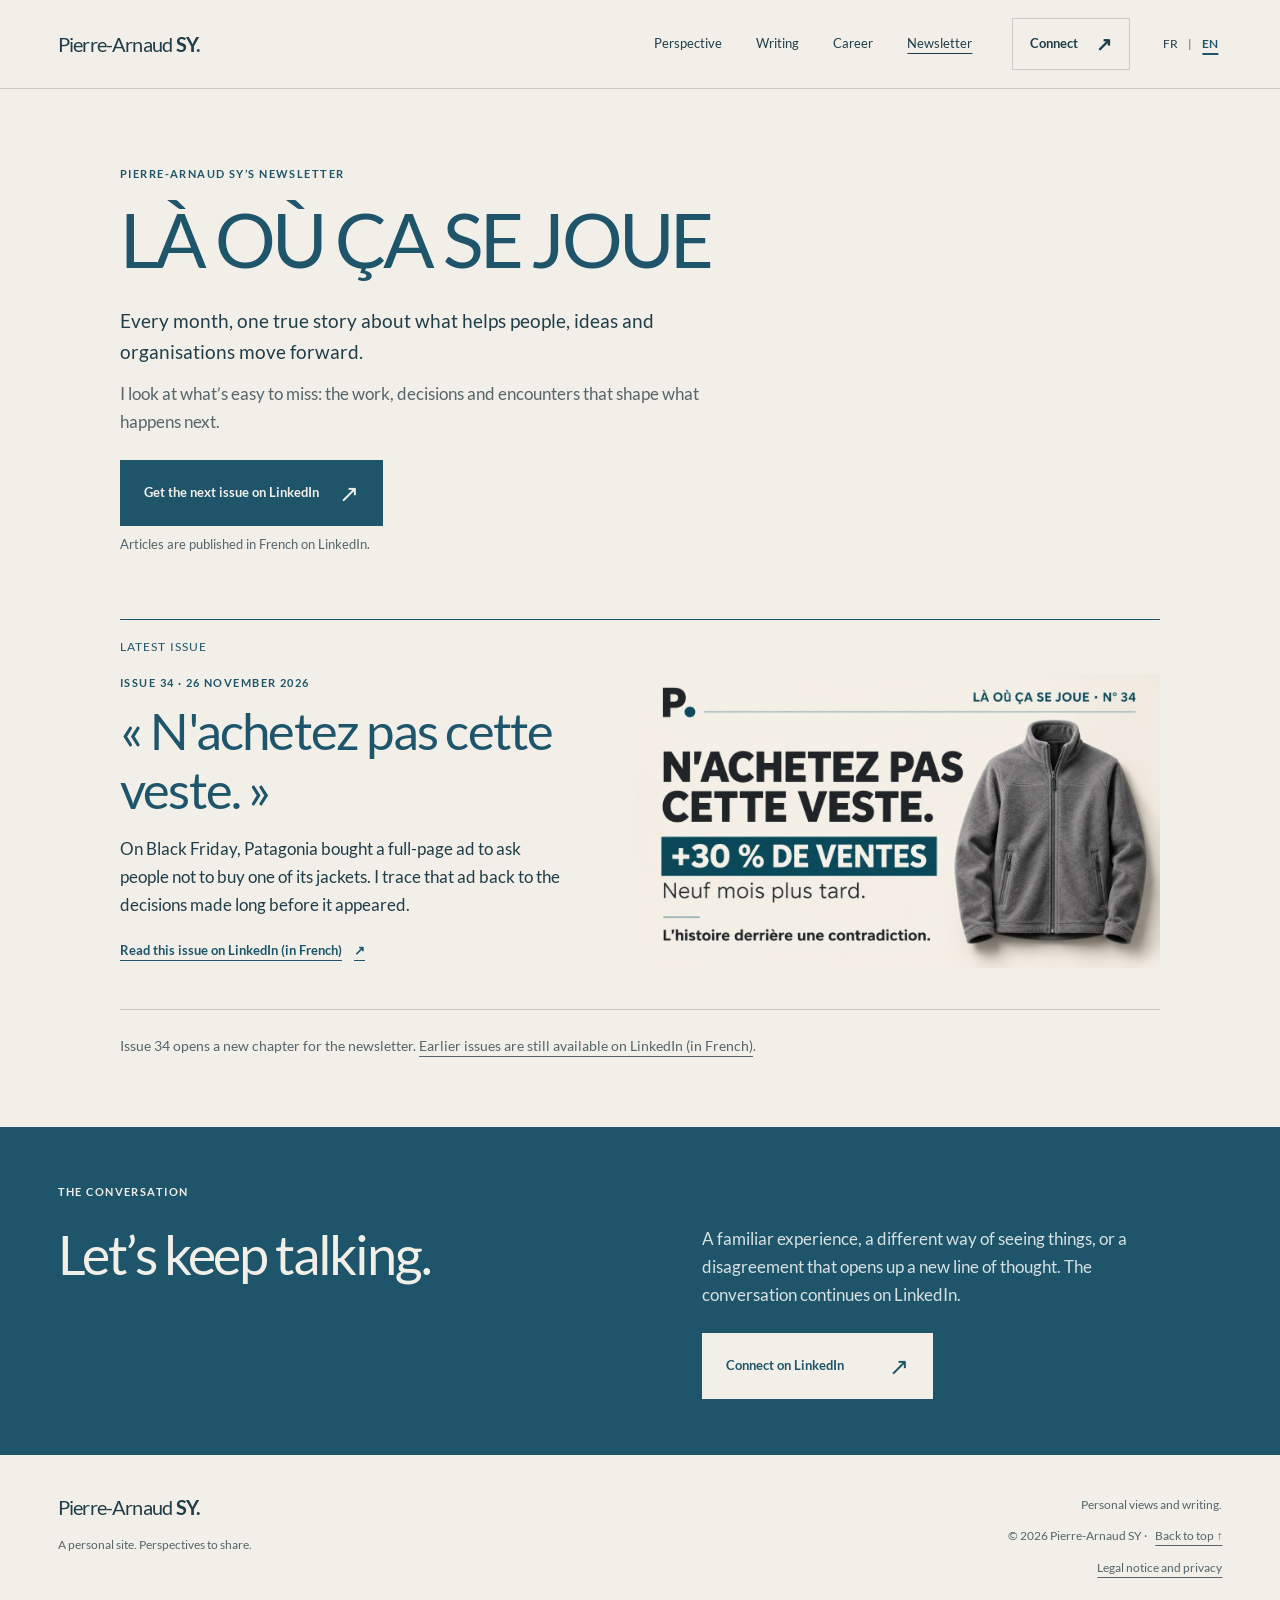
<file: en/newsletter.html>
<!doctype html>
<html lang="en">
<head>
  <meta charset="utf-8">
  <meta name="viewport" content="width=device-width, initial-scale=1">
  <meta name="theme-color" content="#F1EFE8">
  <meta name="description" content="Pierre-Arnaud SY’s monthly French-language newsletter. One true story about what helps people, ideas and organisations move forward.">
  <meta name="robots" content="index, follow">
  <meta name="referrer" content="strict-origin-when-cross-origin">
  <title>Là où ça se joue | Pierre-Arnaud SY’s newsletter</title>
  <link rel="canonical" href="https://piarsy.github.io/site-personnel/en/newsletter.html">
  <link rel="alternate" hreflang="fr" href="https://piarsy.github.io/site-personnel/newsletter.html">
  <link rel="alternate" hreflang="en" href="https://piarsy.github.io/site-personnel/en/newsletter.html">
  <link rel="alternate" hreflang="x-default" href="https://piarsy.github.io/site-personnel/newsletter.html">
  <meta property="og:url" content="https://piarsy.github.io/site-personnel/en/newsletter.html">
  <meta property="og:type" content="website">
  <meta property="og:locale" content="en_GB">
  <meta property="og:locale:alternate" content="fr_FR">
  <meta property="og:title" content="Là où ça se joue | Pierre-Arnaud SY’s newsletter">
  <meta property="og:description" content="Every month, one true story about what helps people, ideas and organisations move forward. Published in French.">
  <meta property="og:image" content="https://piarsy.github.io/site-personnel/assets/newsletter/34-patagonia.jpg">
  <meta property="og:image:width" content="1280">
  <meta property="og:image:height" content="719">
  <meta property="og:image:alt" content="French cover of issue 34: ‘Don’t buy this jacket’, alongside a grey fleece.">
  <meta name="twitter:card" content="summary_large_image">
  <meta name="twitter:image" content="https://piarsy.github.io/site-personnel/assets/newsletter/34-patagonia.jpg">
  <link rel="icon" href="../assets/favicon.svg" type="image/svg+xml">
  <link rel="preload" href="../assets/fonts/lato-regular.woff2" as="font" type="font/woff2" crossorigin>
  <link rel="preload" href="../assets/fonts/lato-bold.woff2" as="font" type="font/woff2" crossorigin>
  <link rel="stylesheet" href="../styles.css">
  <script src="../app.js" defer></script>
</head>
<body id="haut" class="newsletter-page">
  <a class="skip-link" href="#contenu">Skip to content</a>
  <header class="site-header">
    <div class="wrap header-inner">
      <a href="./" class="wordmark" aria-label="Pierre-Arnaud SY, home">Pierre-Arnaud <strong>SY<span class="brand-dot">.</span></strong></a>
      <nav class="desktop-nav" aria-label="Main navigation">
        <a href="./#histoire">Perspective</a>
        <a href="./#publications">Writing</a>
        <a href="career.html">Career</a>
        <a href="newsletter.html" aria-current="page">Newsletter</a>
      </nav>
      <a class="header-link" data-contact href="https://www.linkedin.com/in/pierrearnaudsy" target="_blank" rel="noopener noreferrer">Connect <span aria-hidden="true">↗</span><span class="sr-only"> on LinkedIn (opens in a new tab)</span></a>
      <nav class="language-switcher" aria-label="Site language"><a href="../newsletter.html" lang="fr" hreflang="fr" aria-label="FR, lire cette page en français">FR</a><span class="language-divider" aria-hidden="true">|</span><span class="current-language" lang="en" aria-current="page"><span aria-hidden="true">EN</span><span class="sr-only">English, current language</span></span></nav>
      <details class="mobile-menu">
        <summary aria-label="Navigation menu"><span class="menu-label">Menu</span><span aria-hidden="true">+</span></summary>
        <nav aria-label="Mobile navigation">
          <a href="./#histoire">Perspective <span aria-hidden="true">↗</span></a>
          <a href="./#publications">Writing <span aria-hidden="true">↗</span></a>
          <a href="career.html">Career <span aria-hidden="true">↗</span></a>
          <a href="newsletter.html" aria-current="page">Newsletter</a>
        </nav>
      </details>
    </div>
  </header>
  <main id="contenu" tabindex="-1">
    <div class="wrap career-main">
      <header class="newsletter-heading">
        <p class="eyebrow">Pierre-Arnaud SY’s newsletter</p>
        <h1 lang="fr">Là où ça se joue</h1>
        <p class="lead">Every month, one true story about what helps people, ideas and organisations move forward.</p>
        <p class="newsletter-intro">I look at what’s easy to miss: the work, decisions and encounters that shape what happens next.</p>
        <a class="button button-primary" href="https://www.linkedin.com/build-relation/newsletter-follow?entityUrn=6922158178088452097" target="_blank" rel="noopener noreferrer">Get the next issue on LinkedIn <span aria-hidden="true">↗</span><span class="sr-only"> (opens in a new tab)</span></a>
        <p class="newsletter-language">Articles are published in French on LinkedIn.</p>
      </header>

      <section aria-labelledby="latest-title">
        <h2 class="career-section-title" id="latest-title">Latest issue</h2>
        <article class="newsletter-edition" id="edition-34" aria-labelledby="edition-title-34">
          <header>
            <p class="eyebrow">Issue 34 · <time datetime="2026-11-26">26 November 2026</time></p>
            <h3 id="edition-title-34" lang="fr">« N'achetez pas cette veste. »</h3>
          </header>
          <figure class="newsletter-cover">
            <img src="../assets/newsletter/34-patagonia.jpg" width="1280" height="719" alt="A grey fleece and the paradox on the cover: sales were up 30% nine months later." decoding="async">
          </figure>
          <div class="newsletter-summary">
            <p>On Black Friday, Patagonia bought a full-page ad to ask people not to buy one of its jackets. I trace that ad back to the decisions made long before it appeared.</p>
            <a class="text-link" href="https://fr.linkedin.com/pulse/nachetez-pas-cette-veste-pierre-arnaud-sy-wot6e" hreflang="fr" target="_blank" rel="noopener noreferrer">Read this issue on LinkedIn (in French) <span aria-hidden="true">↗</span><span class="sr-only"> (opens in a new tab)</span></a>
          </div>
        </article>
      </section>

      <p class="newsletter-archive">Issue 34 opens a new chapter for the newsletter. <a href="https://www.linkedin.com/newsletters/la-ou-ca-se-joue-6922158178088452097/" hreflang="fr" target="_blank" rel="noopener noreferrer">Earlier issues are still available on LinkedIn (in French)<span class="sr-only"> (opens in a new tab)</span></a>.</p>
    </div>

    <section class="conversation" id="conversation" aria-labelledby="contact-title">
      <div class="wrap contact-inner">
        <p class="eyebrow">The conversation</p>
        <h2 id="contact-title">Let’s keep talking.</h2>
        <p>A familiar experience, a different way of seeing things, or a disagreement that opens up a new line of thought. The conversation continues on LinkedIn.</p>
        <a class="button" data-contact href="https://www.linkedin.com/in/pierrearnaudsy" target="_blank" rel="noopener noreferrer">Connect on LinkedIn <span aria-hidden="true">↗</span><span class="sr-only"> (opens in a new tab)</span></a>
      </div>
    </section>
  </main>
  <footer class="wrap site-footer">
    <div><a href="./" class="wordmark">Pierre-Arnaud <strong>SY.</strong></a><p>A personal site. Perspectives to share.</p></div>
    <div class="footer-meta"><p>Personal views and writing.</p><p>© 2026 Pierre-Arnaud SY <span aria-hidden="true">·</span> <a href="#haut">Back to top ↑</a></p><p><a href="legal.html">Legal notice and privacy</a></p></div>
  </footer>
</body>
</html>
</file>
<file: styles.css>
@font-face {
  font-family: Lato;
  src: url("assets/fonts/lato-regular.woff2") format("woff2");
  font-weight: 400;
  font-style: normal;
  font-display: swap;
}
@font-face {
  font-family: Lato;
  src: url("assets/fonts/lato-bold.woff2") format("woff2");
  font-weight: 700;
  font-style: normal;
  font-display: swap;
}

:root {
  color-scheme: light;
  --paper: #f1efe8;
  --light: #f9f8f3;
  --steel: #1e556b;
  --ink: #203e49;
  --muted: #56656a;
  --line: #c8cbc5;
  --white: #fff;
  --gutter: clamp(22px, 4.5vw, 76px);
}
*, *::before, *::after { box-sizing: border-box; }
html { scroll-behavior: smooth; scroll-padding-top: 105px; }
body { margin: 0; background: var(--paper); color: var(--ink); font-family: Lato, "Helvetica Neue", Arial, sans-serif; font-size: 17px; line-height: 1.65; -webkit-font-smoothing: antialiased; }
::selection { color: var(--white); background: var(--steel); }
a { color: inherit; text-underline-offset: 5px; }
button, summary, a { -webkit-tap-highlight-color: transparent; }
a:focus-visible, summary:focus-visible, button:focus-visible { outline: 3px solid var(--steel); outline-offset: 6px; }
.conversation a:focus-visible, .story a:focus-visible { outline-color: var(--paper); }
img { display: block; max-width: 100%; }
h1, h2, h3, p, figure { margin: 0; }
h1, h2, h3 { font-weight: 400; }
h1, h2, h3, h4, p { overflow-wrap: anywhere; }
em { font-family: Georgia, "Times New Roman", serif; font-weight: 400; }
p + p { margin-top: 18px; }
.wrap { width: min(100% - var(--gutter) * 2, 1280px); margin-inline: auto; }
.sr-only { position: absolute; width: 1px; height: 1px; padding: 0; margin: -1px; overflow: hidden; clip-path: inset(50%); white-space: nowrap; border: 0; }
.skip-link { position: fixed; left: 20px; top: 12px; z-index: 50; padding: 12px 18px; background: var(--steel); color: white; transform: translateY(-160%); }
.skip-link:focus { transform: translateY(0); }
.eyebrow { color: var(--steel); font-size: 11px; font-weight: 700; line-height: 1.6; letter-spacing: .13em; text-transform: uppercase; }
.site-header { position: sticky; top: 0; z-index: 20; background: rgb(241 239 232 / 97%); border-bottom: 1px solid var(--line); }
.header-inner { min-height: 88px; display: flex; align-items: center; gap: 28px; }
.wordmark { font-size: 20px; line-height: 1.2; letter-spacing: -.035em; text-decoration: none; }
.wordmark strong { font-weight: 700; }
.brand-dot { color: var(--steel); }
.desktop-nav { display: flex; gap: 34px; margin-left: auto; font-size: 13px; }
.desktop-nav a, .header-link { text-decoration: none; }
.desktop-nav a { padding-block: 12px; }
.desktop-nav a:hover, .desktop-nav a[aria-current] { text-decoration: underline; text-decoration-thickness: 1px; }
.header-link { display: inline-flex; align-items: center; justify-content: center; gap: 18px; min-height: 44px; margin-left: 12px; padding: 9px 17px; border: 1px solid var(--line); font-size: 13px; font-weight: 700; white-space: nowrap; transition: border-color .2s, background .2s; }
.header-link:hover { border-color: var(--steel); background: var(--light); }
.header-link > span:first-child { font-size: 19px; }
.mobile-menu { display: none; }
.hero { padding-top: clamp(48px, 5.1vw, 78px); display: grid; grid-template-columns: minmax(0, 1.6fr) minmax(0, .9fr); column-gap: clamp(35px, 5vw, 86px); align-items: center; }
.hero-copy .eyebrow { display: flex; align-items: center; gap: 12px; margin-bottom: 28px; }
.tiny-cross { font-size: 21px; font-weight: 400; }
h1 { max-width: 850px; color: var(--steel); font-size: clamp(47px, 5.2vw, 80px); line-height: 1.055; letter-spacing: -.048em; text-wrap: balance; }
h1 em { display: block; margin-top: 6px; letter-spacing: -.057em; }
.hero-context { max-width: 510px; margin-top: 26px; font-size: clamp(17px, 1.4vw, 20px); line-height: 1.6; }
.hero-intro { max-width: 510px; margin-top: 18px; color: var(--muted); font-size: 17px; line-height: 1.65; }
.hero-actions { display: flex; align-items: center; flex-wrap: wrap; gap: 12px 24px; margin-top: 32px; }
.hero-actions .button, .hero-actions .text-link { margin: 0; }
.hero-actions .button { gap: 25px; padding-inline: 19px; }
.hero-contact { font-size: 12px; gap: 12px; }
.text-link { display: inline-flex; align-items: center; gap: 25px; min-height: 48px; margin-top: 28px; font-size: 13px; font-weight: 700; text-decoration: none; }
.text-link:hover { text-decoration: underline; }
.round-arrow { display: grid; place-items: center; width: 37px; height: 37px; border: 1px solid var(--line); border-radius: 50%; font-size: 19px; font-weight: 400; transition: border-color .2s, transform .2s; }
.text-link:hover .round-arrow { border-color: var(--steel); transform: translateY(3px); }
.hero-portrait { padding-top: 0; }
.portrait-frame { position: relative; background: #343632; }
.portrait-frame img { width: 100%; height: auto; aspect-ratio: 4 / 5; object-fit: cover; }
.photo-corner { position: absolute; bottom: 15px; right: 20px; color: white; font-size: 25px; font-weight: 400; }
.hero-portrait figcaption { display: flex; flex-direction: column; gap: 3px; padding-top: 16px; font-size: 12px; }
.hero-portrait figcaption span:first-child { font-weight: 700; }
.hero-portrait figcaption span + span { color: var(--muted); font-size: 11px; }
.hero-bottom { grid-column: 1 / -1; display: flex; align-items: center; gap: 28px; margin-top: 50px; padding-block: 20px; border-top: 1px solid var(--line); color: var(--muted); font-size: 12px; }
.hero-bottom > span + span { margin-left: auto; }
.hero-bottom a { display: grid; place-items: center; width: 44px; height: 44px; color: var(--steel); font-size: 20px; text-decoration: none; }
.section { padding-block: clamp(80px, 8vw, 125px); }
.section-grid { display: grid; grid-template-columns: minmax(0, .65fr) minmax(0, 1.7fr); gap: clamp(30px, 6vw, 100px); }
.section-grid > .eyebrow { padding-top: 10px; max-width: 220px; }
h2 { color: var(--steel); font-size: clamp(38px, 4.2vw, 64px); line-height: 1.12; letter-spacing: -.04em; text-wrap: balance; }
h2 em { display: block; letter-spacing: -.04em; }
.lead { max-width: 640px; margin-top: 26px; color: var(--muted); font-size: clamp(17px, 1.5vw, 20px); }
.story { background: var(--steel); color: var(--paper); }
.story h2, .story .eyebrow { color: var(--paper); }
.story-layout { display: grid; grid-template-columns: minmax(0, .9fr) minmax(0, 1.1fr); gap: clamp(40px, 7vw, 110px); }
.story-heading h2 { margin-top: 28px; font-size: clamp(45px, 4.7vw, 73px); }
.story-side-note { display: block; margin-top: 76px; color: #c7dade; font-size: 13px; line-height: 1.8; }
.story-content { padding-top: 4px; }
.story-content > p { font-size: 18px; line-height: 1.75; }
.story-content > p + p { margin-top: 25px; }
.story-content .story-prelude { border-left: 1px solid #8aadb9; padding-left: 22px; color: #d8e1e2; font-size: 15px; }
.story-content .story-opening { margin-top: 38px; font-size: clamp(22px, 2.1vw, 29px); line-height: 1.45; letter-spacing: -.02em; }
.story-content .story-closing { margin-top: 36px; padding-top: 28px; border-top: 1px solid #7293a0; font-family: Georgia, "Times New Roman", serif; font-size: clamp(26px, 2.5vw, 35px); font-style: italic; line-height: 1.35; letter-spacing: -.025em; }
.situation-grid { display: grid; grid-template-columns: repeat(2, minmax(0, 1fr)); gap: 58px 90px; margin-top: 62px; }
.situation { padding-top: 26px; border-top: 1px solid var(--line); scroll-margin-top: 110px; }
.situation-number { display: block; color: var(--muted); font-size: 12px; margin-bottom: 24px; }
.situation h3 { color: var(--steel); font-size: clamp(28px, 2.8vw, 41px); letter-spacing: -.035em; line-height: 1.22; text-wrap: balance; }
.situation-copy { margin-top: 25px; color: var(--muted); font-size: 16px; }
.situation-copy p + p { margin-top: 20px; color: var(--ink); font-size: 18px; line-height: 1.65; }
.situation-context { margin-top: 30px; color: var(--muted); font-size: 11px; line-height: 1.6; }
.situations { padding-block: clamp(68px, 6.6vw, 96px); }
.situation:nth-child(2) { margin-top: 52px; }
.situation:nth-child(3) { grid-column: 1 / -1; display: grid; grid-template-columns: minmax(0, .9fr) minmax(0, 1.1fr); column-gap: 75px; }
.situation:nth-child(3) .situation-number { grid-column: 1; }
.situation:nth-child(3) h3 { grid-column: 1; }
.situation:nth-child(3) .situation-copy { grid-column: 2; grid-row: 1 / 3; max-width: 54ch; margin-top: 0; padding-top: 3px; }
.situation:nth-child(3) .situation-context { grid-column: 2; margin-top: 22px; }
.career-invitation { display: flex; align-items: center; justify-content: space-between; gap: 24px; margin-top: 40px; padding-top: 25px; border-top: 1px solid var(--line); }
.career-invitation p { max-width: 390px; color: var(--muted); font-size: 13px; }
.career-invitation .text-link { margin-top: 0; }
.publications { padding-block: clamp(68px, 6.6vw, 96px); background: var(--light); border-block: 1px solid var(--line); }
.editorial-head { display: flex; justify-content: space-between; align-items: end; gap: 48px; }
.editorial-head h2 { margin-top: 20px; font-size: clamp(48px, 5vw, 74px); letter-spacing: -.055em; }
.editorial-head .lead { max-width: 510px; font-size: 19px; }
.editorial-description { max-width: 340px; color: var(--muted); font-size: 15px; padding-bottom: 4px; }
.publication-list { display: grid; grid-template-columns: minmax(0, 1.35fr) minmax(0, 1fr); gap: 32px 48px; margin-top: 44px; }
.publication { display: grid; grid-template-columns: minmax(0, .65fr) minmax(0, 1fr); align-content: start; gap: 24px; min-width: 0; padding-bottom: 28px; border-bottom: 1px solid var(--line); text-decoration: none; }
.publication[data-featured] { grid-column: 1; grid-row: 1 / 3; display: flex; flex-direction: column; gap: 22px; }
.publication-media { display: block; flex: 0 0 auto; align-self: start; width: 100%; min-width: 0; overflow: hidden; aspect-ratio: 16 / 9; background: var(--paper); }
.publication-image { width: 100%; height: auto; aspect-ratio: 16 / 9; object-fit: contain; }
.publication-body { display: flex; flex-direction: column; min-width: 0; }
.publication[data-featured] .publication-body { flex: 1; }
.publication:hover h3 { text-decoration: underline; text-decoration-thickness: 1px; text-underline-offset: 5px; }
.publication-category { color: var(--muted); font-size: 10px; font-weight: 700; letter-spacing: .1em; text-transform: uppercase; }
.publication h3 { color: var(--steel); font-size: clamp(25px, 2.1vw, 30px); line-height: 1.2; letter-spacing: -.035em; margin-top: 12px; }
.publication[data-featured] h3 { font-family: Georgia, "Times New Roman", serif; font-size: clamp(35px, 3.2vw, 46px); font-style: italic; letter-spacing: -.04em; }
.publication-excerpt { max-width: 58ch; font-size: 15px; color: var(--muted); margin-top: 16px; margin-bottom: 24px; }
.publication-foot { display: flex; justify-content: space-between; align-items: end; gap: 20px; margin-top: auto; font-size: 11px; color: var(--muted); }
.publication-foot strong { display: block; color: var(--steel); margin-top: 7px; font-size: 12px; }
.publication-foot > span:last-child { color: var(--steel); font-size: 25px; }
.all-publications { display: flex; justify-content: flex-end; }
.all-publications .text-link { margin-top: 22px; }
.newsletter-invitation { display: grid; grid-template-columns: minmax(0, 1fr) auto; align-items: center; gap: 32px 64px; margin-top: 44px; padding-block: 32px; border-top: 1px solid var(--line); }
.newsletter-copy { max-width: 720px; }
.newsletter-invitation h3 { margin-top: 14px; color: var(--steel); font-size: clamp(26px, 2.6vw, 36px); line-height: 1.22; letter-spacing: -.035em; }
.newsletter-description { max-width: 64ch; margin-top: 16px; color: var(--muted); font-size: 16px; }
.newsletter-action .text-link { margin-top: 0; }
.newsletter-language { margin-top: 8px; color: var(--muted); font-size: 12px; }
.newsletter-copy .newsletter-discovery { margin-top: 4px; gap: 10px; color: var(--steel); text-decoration: underline; }
@media (max-width: 719px) {
  .newsletter-invitation { grid-template-columns: minmax(0, 1fr); gap: 8px; margin-top: 32px; padding-block: 28px; }
}
.career-main { width: min(100% - var(--gutter) * 2, 1040px); padding-block: 32px 70px; }
.back-link { display: inline-flex; align-items: center; gap: 12px; min-height: 44px; color: var(--muted); font-size: 13px; text-decoration: none; }
.back-link:hover { text-decoration: underline; }
.career-heading { padding-block: 45px 55px; }
.career-heading h1 { margin-top: 20px; font-size: clamp(47px, 6vw, 80px); }
.career-section-title { padding-block: 20px; border-top: 1px solid var(--steel); font-family: Lato, sans-serif; font-size: 12px; letter-spacing: .09em; text-transform: uppercase; }
.career-entry { display: grid; grid-template-columns: minmax(0, .5fr) minmax(0, 1.5fr); gap: 40px; padding-block: 30px; border-top: 1px solid var(--line); }
.career-period { color: var(--muted); font-size: 13px; padding-top: 3px; overflow-wrap: anywhere; }
.career-kind { display: block; width: fit-content; margin-top: 10px; border: 1px solid var(--line); padding: 2px 8px; color: var(--steel); font-size: 11px; }
.career-entry h3 { color: var(--steel); font-size: 25px; letter-spacing: -.025em; line-height: 1.3; }
.career-role { color: var(--steel); font-size: 15px; margin-top: 7px; }
.career-text { max-width: 64ch; color: var(--muted); font-size: 15px; margin-top: 14px; }
.career-reference { display: inline-flex; align-items: center; gap: 12px; min-height: 40px; margin-top: 8px; font-size: 12px; text-decoration: none; }
.career-reference:hover { text-decoration: underline; }
.career-qualifications { margin-top: 65px; }
.career-qualifications h2 { font-size: 36px; margin-top: 18px; }
.qualification-list { display: grid; grid-template-columns: repeat(2, minmax(0, 1fr)); gap: 38px; margin: 28px 0 0; padding: 25px 0 0; border-top: 1px solid var(--line); }
.qualification dt { color: var(--steel); font-size: 17px; line-height: 1.4; overflow-wrap: anywhere; }
.qualification dd { margin: 12px 0 0; color: var(--muted); font-size: 14px; overflow-wrap: anywhere; }
.qualification .qualification-context { margin-top: 10px; font-size: 12px; }
.career-contact { display: flex; align-items: center; justify-content: space-between; flex-wrap: wrap; gap: 24px; margin-top: 64px; padding-top: 30px; border-top: 1px solid var(--steel); }
.career-contact p { font-size: 17px; }
.career-contact .button { margin: 0; }
summary { cursor: pointer; }
summary::-webkit-details-marker { display: none; }
.conversation { position: relative; overflow: hidden; background: var(--steel); color: var(--paper); }
.contact-inner { position: relative; display: grid; grid-template-columns: minmax(0, 1.1fr) minmax(0, 1fr); gap: 24px 72px; padding-block: 56px; }
.contact-inner > .eyebrow { grid-column: 1 / -1; }
.conversation .eyebrow, .conversation h2 { color: var(--paper); }
.conversation h2 { grid-column: 1; grid-row: 2 / 4; position: relative; z-index: 1; font-size: clamp(40px, 4.2vw, 60px); max-width: 620px; line-height: 1.08; }
.conversation h2 em { margin-top: 5px; }
.conversation p:not(.eyebrow) { grid-column: 2; grid-row: 2; align-self: end; max-width: 455px; font-size: 17px; color: #d8e1e2; }
.conversation .button { grid-column: 2; grid-row: 3; justify-self: start; align-self: start; margin-top: 0; }
.button { display: inline-flex; position: relative; z-index: 1; gap: 45px; align-items: center; justify-content: space-between; min-height: 56px; margin-top: 32px; padding: 12px 23px; color: var(--steel); background: var(--paper); border: 1px solid var(--paper); font-size: 13px; font-weight: 700; text-decoration: none; transition: background .2s; }
.button:hover { background: white; }
.button-primary { color: var(--paper); background: var(--steel); border-color: var(--steel); }
.button-primary:hover { color: var(--paper); background: var(--ink); border-color: var(--ink); }
.button > span[aria-hidden] { font-size: 24px; font-weight: 400; }
.site-footer { display: flex; justify-content: space-between; gap: 35px; padding-block: 40px; }
.site-footer p { margin-top: 12px; color: var(--muted); font-size: 12px; }
.footer-meta { text-align: right; }
.footer-meta p:first-child { margin-top: 0; }
.footer-meta a { margin-left: 6px; }

@media (min-width: 1600px) {
  .hero { padding-top: 100px; }
}
@media (max-width: 1000px) {
  .header-inner { gap: 20px; }
  .desktop-nav { gap: 22px; }
  .header-link { margin-left: 0; gap: 12px; }
  .hero { column-gap: 30px; grid-template-columns: minmax(0, 1.45fr) minmax(0, .8fr); }
  h1 { font-size: clamp(44px, 5.4vw, 60px); }
  .hero-context { margin-top: 25px; }
  .section-grid { grid-template-columns: minmax(0, .65fr) minmax(0, 1.7fr); gap: 35px; }
  .story-layout { gap: 40px; }
  .situation-grid { column-gap: 45px; }
  .situation:nth-child(3) { column-gap: 45px; }
  .publication-list { grid-template-columns: repeat(2, minmax(0, 1fr)); gap: 32px; }
  .publication[data-featured] { grid-column: 1 / -1; grid-row: auto; display: grid; grid-template-columns: minmax(0, .95fr) minmax(0, 1.05fr); gap: 28px; }
  .publication:not([data-featured]) { display: flex; flex-direction: column; gap: 20px; }
  .publication:not([data-featured]) .publication-body { flex: 1; }
  .editorial-head { gap: 30px; }
  .contact-inner { column-gap: 40px; }
}
@media (max-width: 719px) {
  html { scroll-padding-top: 85px; }
  body { font-size: 16px; }
  .header-inner { min-height: 72px; padding-block: 12px; gap: 12px; flex-wrap: wrap; }
  .header-inner .wordmark { min-width: 0; flex: 1 1 auto; }
  .wordmark { font-size: 16px; }
  .desktop-nav { display: none; }
  .header-link { display: inline-flex; gap: 10px; padding-inline: 10px; margin-left: auto; font-size: 11px; }
  .header-link > span:first-child { font-size: 17px; }
  .mobile-menu { display: block; flex-shrink: 0; }
  .mobile-menu summary { display: flex; gap: 8px; align-items: center; justify-content: flex-end; min-width: 35px; min-height: 44px; list-style: none; font-size: 11px; }
  .mobile-menu summary > span[aria-hidden] { font-size: 23px; line-height: 1; }
  .mobile-menu[open] summary > span[aria-hidden] { transform: rotate(45deg); }
  .mobile-menu nav { position: absolute; top: 100%; left: 0; right: 0; display: grid; padding: 12px var(--gutter) 24px; border-bottom: 1px solid var(--line); background: var(--paper); box-shadow: 0 12px 16px rgb(32 62 73 / 5%); }
  .mobile-menu nav a { display: flex; justify-content: space-between; padding-block: 13px; text-decoration: none; border-bottom: 1px solid var(--line); font-size: 17px; }
  .hero { grid-template-columns: minmax(0, 1.15fr) minmax(0, .85fr); gap: 22px; padding-top: 34px; }
  .hero-copy { display: contents; }
  .hero-copy .eyebrow { grid-column: 1 / -1; gap: 8px; margin: 0; font-size: 9px; letter-spacing: .08em; }
  h1 { font-size: clamp(40px, 7.6vw, 65px); line-height: 1.07; max-width: 590px; }
  .hero-copy h1 { grid-column: 1 / -1; }
  .hero-context { grid-column: 1 / -1; grid-row: 3; max-width: none; font-size: 16px; margin-top: 0; }
  .hero-intro { grid-column: 1; grid-row: 4; max-width: none; font-size: 16px; margin-top: 0; line-height: 1.65; align-self: start; }
  .hero-actions { grid-column: 1 / -1; grid-row: 5; margin: 0; gap: 4px 24px; }
  .hero-actions .button { min-height: 52px; font-size: 12px; padding-inline: 17px; }
  .hero-actions .hero-contact { min-height: 44px; }
  .text-link { margin-top: 22px; }
  .hero-portrait { grid-column: 2; grid-row: 4; align-self: start; width: 100%; max-width: none; margin: 0; }
  .portrait-frame img { aspect-ratio: 4 / 5; }
  .hero-portrait figcaption { padding-top: 10px; font-size: 10px; }
  .hero-portrait figcaption span + span { display: none; }
  .photo-corner { right: 9px; bottom: 5px; font-size: 18px; }
  .hero-bottom { grid-row: 6; margin-top: 0; gap: 10px; padding-block: 12px; font-size: 11px; }
  .hero-bottom > span:first-child { max-width: 140px; }
  .hero-bottom > span + span { display: none; }
  .hero-bottom a { margin-left: auto; }
  .section { padding-block: 70px; }
  .situations, .publications { padding-block: 56px; }
  .section-grid { grid-template-columns: 1fr; gap: 25px; }
  .section-grid > .eyebrow { max-width: none; padding: 0; }
  h2 { font-size: clamp(35px, 6.5vw, 46px); }
  .lead { margin-top: 22px; font-size: 17px; }
  .story-layout { grid-template-columns: 1fr; gap: 38px; }
  .story-heading h2 { font-size: clamp(42px, 8.3vw, 60px); margin-top: 22px; }
  .story-side-note { display: none; }
  .story-content > p { font-size: 16px; }
  .story-content .story-prelude { font-size: 14px; padding-left: 18px; }
  .story-content .story-opening { font-size: 23px; margin-top: 30px; }
  .story-content .story-closing { font-size: 29px; margin-top: 28px; }
  .situation-grid { grid-template-columns: 1fr; gap: 36px; margin-top: 36px; }
  .situation { padding-top: 22px; }
  .situation-number { margin-bottom: 18px; }
  .situation h3 { font-size: 31px; }
  .situation-copy { font-size: 15px; margin-top: 20px; }
  .situation-copy p + p { font-size: 17px; }
  .situation-context { font-size: 10px; margin-top: 24px; }
  .situation:nth-child(2) { margin-top: 0; }
  .situation:nth-child(3) { display: block; }
  .situation:nth-child(3) .situation-copy { margin-top: 20px; padding: 0; }
  .career-invitation { flex-direction: column; align-items: flex-start; gap: 12px; margin-top: 36px; }
  .editorial-head { display: block; }
  .editorial-head h2 { font-size: clamp(44px, 8vw, 60px); margin-top: 18px; }
  .editorial-head .lead { font-size: 18px; }
  .editorial-description { margin-top: 22px; max-width: 500px; }
  .publication-list { grid-template-columns: minmax(0, 1fr); gap: 32px; margin-top: 30px; }
  .publication, .publication[data-featured], .publication:not([data-featured]) { display: flex; flex-direction: column; grid-column: auto; grid-row: auto; gap: 18px; padding: 0 0 28px; }
  .publication h3 { max-width: 440px; font-size: 28px; margin-top: 12px; }
  .publication[data-featured] h3 { font-size: 36px; }
  .publication-excerpt { max-width: 450px; margin-top: 14px; margin-bottom: 22px; font-size: 15px; }
  .all-publications { justify-content: flex-start; }
  .career-main { padding-block: 22px 55px; }
  .career-heading { padding-block: 30px 40px; }
  .career-heading h1 { font-size: 50px; }
  .career-entry { grid-template-columns: 1fr; gap: 12px; padding-block: 26px; }
  .career-period { font-size: 12px; }
  .career-entry h3 { font-size: 24px; }
  .career-role { font-size: 14px; }
  .career-text { font-size: 14px; }
  .career-qualifications { margin-top: 48px; }
  .qualification-list { grid-template-columns: 1fr; gap: 28px; }
  .career-contact { margin-top: 45px; }
  .contact-inner { display: block; padding-block: 44px; }
  .conversation h2 { font-size: clamp(36px, 7.6vw, 44px); margin-top: 20px; }
  .conversation .eyebrow { max-width: 230px; font-size: 10px; }
  .conversation p:not(.eyebrow) { max-width: 420px; margin-top: 20px; font-size: 16px; }
  .conversation .button { margin-top: 24px; }
  .button { max-width: 100%; gap: 24px; font-size: 12px; }
  .site-footer { display: block; padding-block: 32px; }
  .footer-meta { text-align: left; margin-top: 30px; }
}
@media (max-width: 379px) {
  .menu-label { display: none; }
  .hero { gap: 18px; }
  .hero-intro { font-size: 15px; }
}
@media (prefers-reduced-motion: reduce) {
  html { scroll-behavior: auto; }
  *, *::before, *::after { transition: none !important; animation: none !important; }
}
@media print {
  .site-header { position: static; }
  .desktop-nav, .mobile-menu, .header-link, .text-link, .button, .hero-bottom { display: none; }
  .section, .contact-inner { padding-block: 35px; }
  .story, .conversation { background: transparent; color: #203e49; }
  .story h2, .story .eyebrow, .story .lead, .story p, .conversation h2, .conversation .eyebrow, .conversation p:not(.eyebrow) { color: #203e49; }
  details:not([open]) > :not(summary) { display: block; }
  .hero { padding-top: 30px; }
  h1 { font-size: 44px; }
  h2 { font-size: 32px; }
}

/* Ouverture C validée : règles reprises à l’identique depuis la maquette. */
.option-c { padding-block: 54px 58px; grid-template-columns: minmax(0, 1.5fr) minmax(0, 1fr); column-gap: clamp(36px, 5vw, 76px); align-items: start; }
.option-c .identity { margin: 0 0 27px; color: var(--steel); font-size: 17px; font-weight: 700; line-height: 1.45; }
.option-c h1 { font-size: clamp(46px, 4.8vw, 72px); line-height: 1.075; }
.c-intro { margin-top: 28px; max-width: 57ch; font-size: 18px; line-height: 1.65; color: var(--ink); }
.c-intro p + p { margin-top: 14px; }
.option-c .hero-actions { margin-top: 29px; gap: 12px 24px; }
.option-c .hero-portrait { margin: 0; padding-top: 0; }
.option-c .portrait-frame { background: #343632; }
.option-c .portrait-frame img { width: 100%; height: auto; aspect-ratio: 4 / 5; object-fit: contain; }
.option-c .hero-portrait figcaption { padding-top: 12px; color: var(--muted); font-size: 12px; }
@media (min-width: 720px) and (max-width: 1000px) {
  .option-c { grid-template-columns: minmax(0, 1.35fr) minmax(0, 1fr); column-gap: 32px; padding-block: 42px 46px; }
  .option-c h1 { font-size: clamp(42px, 5.5vw, 54px); }
  .c-intro { font-size: 17px; }
  .option-c .identity { font-size: 15px; }
}
@media (max-width: 719px) {
  .option-c { grid-template-columns: minmax(0, 1fr) 148px; gap: 26px 22px; padding-block: 26px 34px; }
  .option-c .hero-copy { display: contents; }
  .option-c .identity { grid-column: 1; grid-row: 1; margin: 0; max-width: 220px; align-self: center; font-size: 17px; line-height: 1.5; }
  .option-c h1 { grid-column: 1 / -1; grid-row: 2; font-size: clamp(37px, 9.5vw, 48px); line-height: 1.09; }
  .option-c .c-intro { grid-column: 1 / -1; grid-row: 3; margin: 0; max-width: none; font-size: 16px; line-height: 1.65; }
  .option-c .hero-actions { grid-column: 1 / -1; grid-row: 4; margin: 0; gap: 5px 24px; }
  .option-c .hero-portrait { grid-column: 2; grid-row: 1; width: 100%; align-self: start; }
  .option-c .hero-portrait figcaption { display: none; }
}
@media (max-width: 379px) {
  .option-c { grid-template-columns: minmax(0, 1fr) 116px; column-gap: 18px; }
  .option-c .identity { font-size: 16px; }
}
/* Sélecteur bilingue validé, sans changement de la composition éditoriale. */
.language-switcher { display: flex; align-items: center; gap: 6px; flex: 0 0 auto; font-size: 12px; line-height: 1.4; white-space: nowrap; }
.language-switcher a, .language-switcher .current-language { display: inline-flex; align-items: center; justify-content: center; min-width: 24px; min-height: 44px; text-decoration: none; }
.language-switcher .current-language { color: var(--steel); font-weight: 700; text-decoration: underline; text-underline-offset: 5px; text-decoration-thickness: 2px; }
.language-switcher .language-divider { color: var(--muted); }
.language-switcher a:hover { text-decoration: underline; text-underline-offset: 5px; }
@media (max-width: 719px) {
  .header-inner > .header-link { display: none; }
  .header-inner { column-gap: 12px; }
  .language-switcher { gap: 3px; font-size: 11px; }
}
@media print { .language-switcher { display: none; } }

.newsletter-page .career-main { padding-top: clamp(40px, 6vw, 76px); }
.newsletter-heading { padding-bottom: clamp(36px, 5vw, 66px); }
.newsletter-heading h1 { margin-top: 16px; font-size: clamp(37px, 6vw, 76px); text-transform: uppercase; }
.newsletter-heading .lead { color: var(--ink); }
.newsletter-intro { max-width: 59ch; margin-top: 12px; color: var(--muted); }
.newsletter-heading .button { margin-top: 24px; gap: 20px; }
.newsletter-page .newsletter-language { font-size: 13px; }
.newsletter-edition { display: grid; grid-template-columns: minmax(0, .95fr) minmax(0, 1.1fr); grid-template-rows: auto 1fr; align-items: start; gap: 16px clamp(30px, 5vw, 68px); }
.newsletter-edition h3 { margin-top: 10px; color: var(--steel); font-size: clamp(30px, 4vw, 52px); letter-spacing: -.035em; line-height: 1.15; }
.newsletter-cover { grid-column: 2; grid-row: 1 / 3; }
.newsletter-cover img { width: 100%; height: auto; }
.newsletter-summary { max-width: 49ch; }
.newsletter-summary .text-link { margin-top: 8px; gap: 12px; color: var(--steel); text-decoration: underline; }
.newsletter-archive { margin-top: 34px; padding-top: 24px; border-top: 1px solid var(--line); color: var(--muted); font-size: 14px; }
@media (max-width: 719px) {
  .newsletter-edition { grid-template-columns: minmax(0, 1fr); grid-template-rows: auto; }
  .newsletter-cover { grid-area: auto; }
}
</file>
